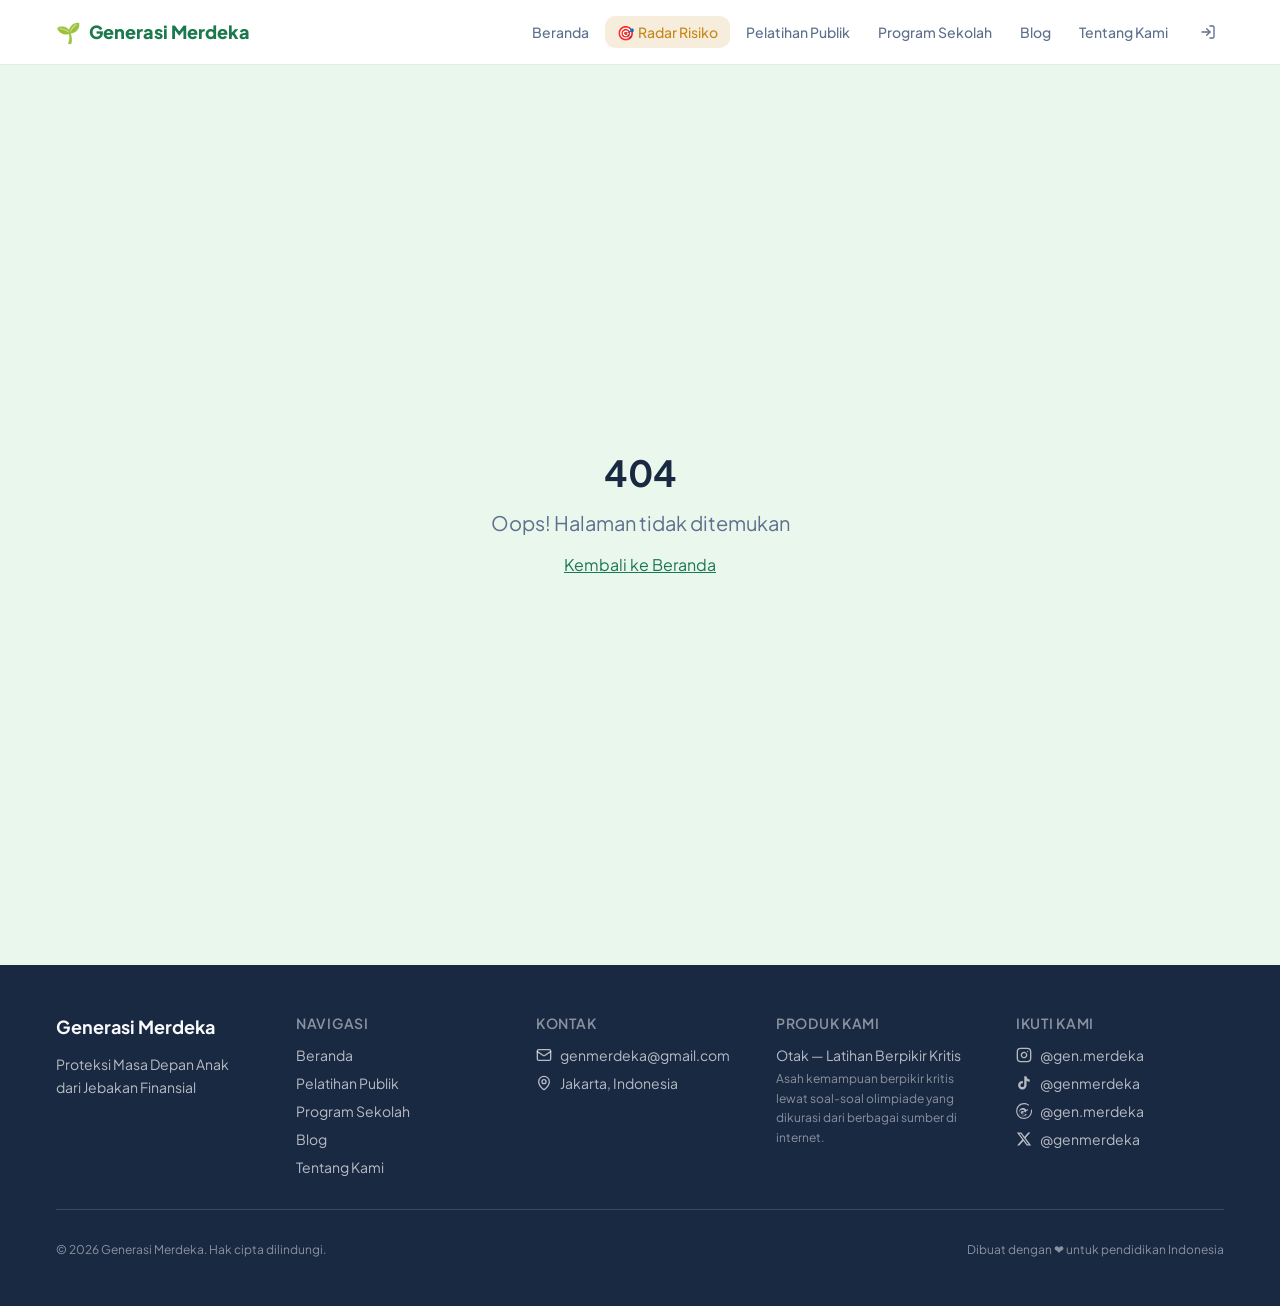
<file: index.html>
<!doctype html>
<html lang="id">
  <head>
    <meta charset="UTF-8" />
    <meta name="viewport" content="width=device-width, initial-scale=1.0" />
    <title>Generasi Merdeka — Pelatihan Guru & Pembelajaran Berbasis Proyek Indonesia</title>
    <meta name="description" content="Generasi Merdeka: pelatihan guru, pembelajaran berbasis proyek (PBL), literasi finansial, AI, dan teknologi kebaruan untuk sekolah dan pesantren di Indonesia. Program berdampak nyata.">
    <meta name="keywords" content="pelatihan guru, pembelajaran berbasis proyek, PBL, project based learning, literasi finansial, AI pendidikan, kurikulum merdeka, pelatihan sekolah Indonesia, teknologi pendidikan, Robotic, Crypto, teacher training Indonesia">
    <meta name="author" content="Generasi Merdeka" />
    <meta name="robots" content="index, follow, max-snippet:-1, max-image-preview:large" />
    <link rel="canonical" href="https://generasimerdeka.org/" />
    
    <meta property="og:type" content="website" />
    <meta property="og:site_name" content="Generasi Merdeka" />
    <meta property="og:locale" content="id_ID" />
    <meta property="og:locale:alternate" content="en_US" />
    <meta name="twitter:card" content="summary_large_image" />
    <link rel="preconnect" href="https://fonts.googleapis.com" />
    <link rel="preconnect" href="https://fonts.gstatic.com" crossorigin />
    <link href="https://fonts.googleapis.com/css2?family=Plus+Jakarta+Sans:wght@400;500;600;700;800&display=swap" rel="stylesheet" />
    
  
  
  
  <meta property="og:image" content="https://storage.googleapis.com/gpt-engineer-file-uploads/attachments/og-images/b11aad13-d8ff-4276-a3e0-314d60376e71?Expires=1772854715&amp;GoogleAccessId=go-api-on-aws%40gpt-engineer-390607.iam.gserviceaccount.com&amp;Signature=bbVPlni95hE6nbd%2ByH2uF9pToTRHgrUqo%2BbmkAbhp3IoCCxDv%2BLunWU6o7mZfQhDRl1hnauS0tzx1xeWwv782hojsJBPLF8NJFn%2Faz%2FvqrPnTp5zzovKlkZZpcKsqqDVHdjSf8s8s7CLgm3RVS32Zi2RBHGx11WRV%2Fcnw8MxiplRKhTWMDHkuCrD%2FA4iwRjCfXNMGf1%2FQ%2BI%2F%2B2mL85o%2FlltyncxLnwCH6bTzWkqQn8zB0sGzKLlEOFad6xHLAz1njn%2BoQJHPCAp%2B6e8gIdg%2BeNmZiS%2FrztTsP3Idtez%2B4kCP8p4%2FkOFZDr4X3kr%2BcwLTOgU8v2%2FW%2BYaW1vNYkN8J1Q%3D%3D">
  <meta name="twitter:image" content="https://storage.googleapis.com/gpt-engineer-file-uploads/attachments/og-images/b11aad13-d8ff-4276-a3e0-314d60376e71?Expires=1772854715&amp;GoogleAccessId=go-api-on-aws%40gpt-engineer-390607.iam.gserviceaccount.com&amp;Signature=bbVPlni95hE6nbd%2ByH2uF9pToTRHgrUqo%2BbmkAbhp3IoCCxDv%2BLunWU6o7mZfQhDRl1hnauS0tzx1xeWwv782hojsJBPLF8NJFn%2Faz%2FvqrPnTp5zzovKlkZZpcKsqqDVHdjSf8s8s7CLgm3RVS32Zi2RBHGx11WRV%2Fcnw8MxiplRKhTWMDHkuCrD%2FA4iwRjCfXNMGf1%2FQ%2BI%2F%2B2mL85o%2FlltyncxLnwCH6bTzWkqQn8zB0sGzKLlEOFad6xHLAz1njn%2BoQJHPCAp%2B6e8gIdg%2BeNmZiS%2FrztTsP3Idtez%2B4kCP8p4%2FkOFZDr4X3kr%2BcwLTOgU8v2%2FW%2BYaW1vNYkN8J1Q%3D%3D">
  <meta property="og:title" content="Generasi Merdeka — Pelatihan Guru & Pembelajaran Berbasis Proyek Indonesia">
  <meta name="twitter:title" content="Generasi Merdeka — Pelatihan Guru & Pembelajaran Berbasis Proyek Indonesia">
  <meta property="og:description" content="Generasi Merdeka: pelatihan guru, pembelajaran berbasis proyek (PBL), literasi finansial, AI, dan teknologi kebaruan untuk sekolah dan pesantren di Indonesia.">
  <meta name="twitter:description" content="Generasi Merdeka: pelatihan guru, pembelajaran berbasis proyek (PBL), literasi finansial, AI, dan teknologi kebaruan untuk sekolah dan pesantren di Indonesia.">
  <link rel="alternate" type="text/html" href="/llm.html" title="Konten untuk AI/LLM" />
  <script type="module" crossorigin src="/assets/index-Dj4IMcU-.js"></script>
  <link rel="stylesheet" crossorigin href="/assets/index-BiphPWaa.css">
</head>
  <body>
    <div id="root"></div>
    <noscript>
      <div style="font-family:system-ui,sans-serif;max-width:600px;margin:2rem auto;padding:0 1rem;line-height:1.7">
        <h1>Generasi Merdeka</h1>
        <p>Bantu Guru Menghemat Waktu Hingga 70% dengan AI & Pembelajaran Berbasis Proyek.</p>
        <p>Dari RPP, PPT, hingga aktivitas kelas — semua bisa dibuat lebih cepat dan tetap berkualitas.</p>
        <ul>
          <li><a href="/programs.html">Program Kami</a></li>
          <li><a href="/tentang.html">Tentang Kami</a></li>
          <li><a href="/llm.html">Informasi Lengkap (untuk AI/LLM)</a></li>
        </ul>
        <p>Kontak: genmerdeka@gmail.com · WhatsApp: +62 895-6010-77462</p>
      </div>
    </noscript>
  </body>
</html>
</file>
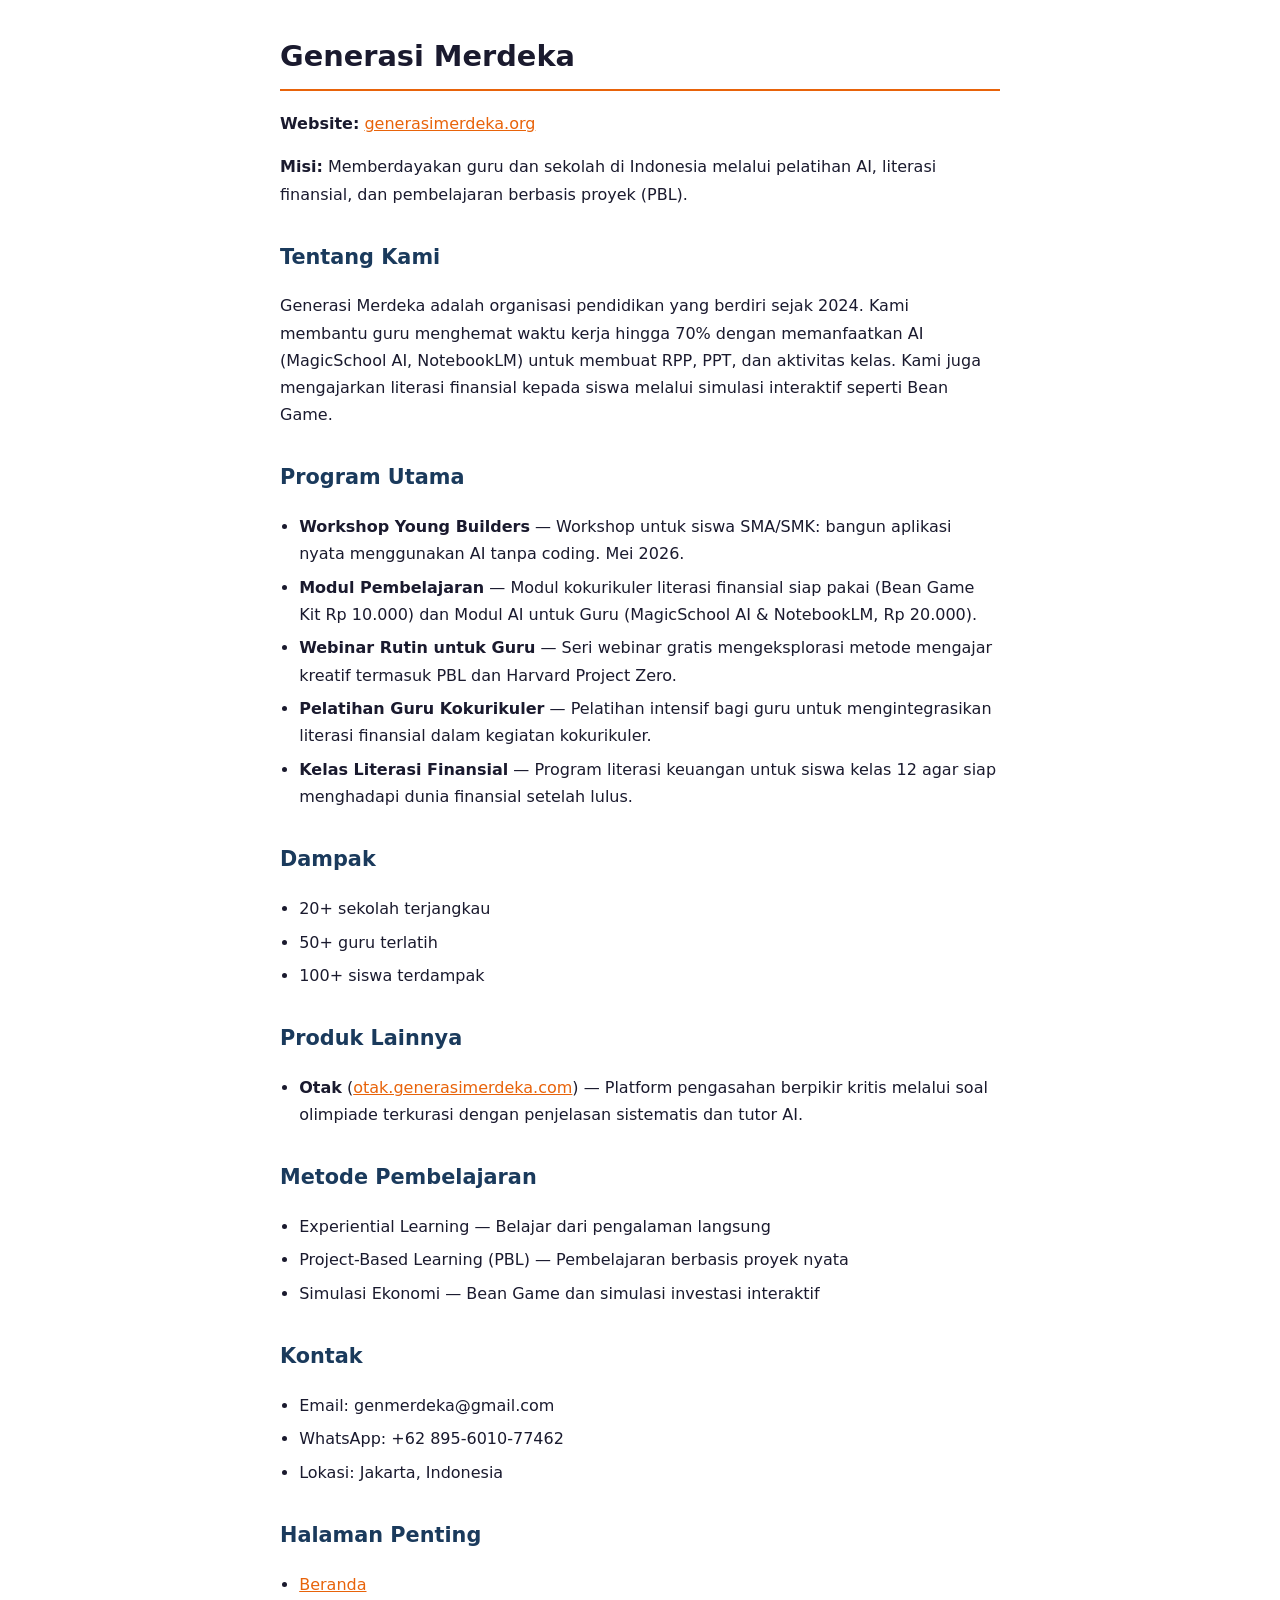
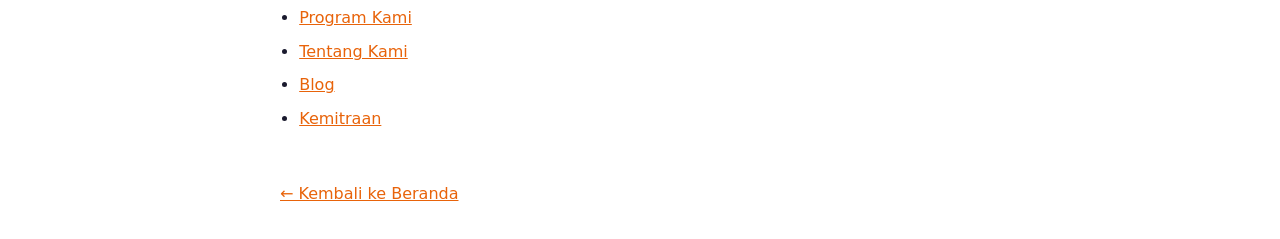
<file: llm.html>
<!DOCTYPE html>
<html lang="id">
<head>
  <meta charset="UTF-8">
  <meta name="viewport" content="width=device-width, initial-scale=1.0">
  <title>Generasi Merdeka — Informasi untuk AI & LLM</title>
  <meta name="description" content="Halaman konten terstruktur tentang Generasi Merdeka untuk AI crawlers dan LLM.">
  <style>
    body { font-family: system-ui, sans-serif; max-width: 720px; margin: 2rem auto; padding: 0 1rem; line-height: 1.7; color: #1a1a2e; }
    h1 { font-size: 1.8rem; border-bottom: 2px solid #e8630a; padding-bottom: 0.5rem; }
    h2 { font-size: 1.3rem; margin-top: 2rem; color: #1a3a5c; }
    ul { padding-left: 1.2rem; }
    li { margin-bottom: 0.4rem; }
    a { color: #e8630a; }
    .back { margin-top: 2rem; display: inline-block; }
  </style>
</head>
<body>

<h1>Generasi Merdeka</h1>
<p><strong>Website:</strong> <a href="https://generasimerdeka.org">generasimerdeka.org</a></p>
<p><strong>Misi:</strong> Memberdayakan guru dan sekolah di Indonesia melalui pelatihan AI, literasi finansial, dan pembelajaran berbasis proyek (PBL).</p>

<h2>Tentang Kami</h2>
<p>Generasi Merdeka adalah organisasi pendidikan yang berdiri sejak 2024. Kami membantu guru menghemat waktu kerja hingga 70% dengan memanfaatkan AI (MagicSchool AI, NotebookLM) untuk membuat RPP, PPT, dan aktivitas kelas. Kami juga mengajarkan literasi finansial kepada siswa melalui simulasi interaktif seperti Bean Game.</p>

<h2>Program Utama</h2>
<ul>
  <li><strong>Workshop Young Builders</strong> — Workshop untuk siswa SMA/SMK: bangun aplikasi nyata menggunakan AI tanpa coding. Mei 2026.</li>
  <li><strong>Modul Pembelajaran</strong> — Modul kokurikuler literasi finansial siap pakai (Bean Game Kit Rp 10.000) dan Modul AI untuk Guru (MagicSchool AI & NotebookLM, Rp 20.000).</li>
  <li><strong>Webinar Rutin untuk Guru</strong> — Seri webinar gratis mengeksplorasi metode mengajar kreatif termasuk PBL dan Harvard Project Zero.</li>
  <li><strong>Pelatihan Guru Kokurikuler</strong> — Pelatihan intensif bagi guru untuk mengintegrasikan literasi finansial dalam kegiatan kokurikuler.</li>
  <li><strong>Kelas Literasi Finansial</strong> — Program literasi keuangan untuk siswa kelas 12 agar siap menghadapi dunia finansial setelah lulus.</li>
</ul>

<h2>Dampak</h2>
<ul>
  <li>20+ sekolah terjangkau</li>
  <li>50+ guru terlatih</li>
  <li>100+ siswa terdampak</li>
</ul>

<h2>Produk Lainnya</h2>
<ul>
  <li><strong>Otak</strong> (<a href="https://otak.generasimerdeka.com">otak.generasimerdeka.com</a>) — Platform pengasahan berpikir kritis melalui soal olimpiade terkurasi dengan penjelasan sistematis dan tutor AI.</li>
</ul>

<h2>Metode Pembelajaran</h2>
<ul>
  <li>Experiential Learning — Belajar dari pengalaman langsung</li>
  <li>Project-Based Learning (PBL) — Pembelajaran berbasis proyek nyata</li>
  <li>Simulasi Ekonomi — Bean Game dan simulasi investasi interaktif</li>
</ul>

<h2>Kontak</h2>
<ul>
  <li>Email: genmerdeka@gmail.com</li>
  <li>WhatsApp: +62 895-6010-77462</li>
  <li>Lokasi: Jakarta, Indonesia</li>
</ul>

<h2>Halaman Penting</h2>
<ul>
  <li><a href="https://generasimerdeka.org/">Beranda</a></li>
  <li><a href="https://generasimerdeka.org/programs">Program Kami</a></li>
  <li><a href="https://generasimerdeka.org/about">Tentang Kami</a></li>
  <li><a href="https://generasimerdeka.org/blog">Blog</a></li>
  <li><a href="https://generasimerdeka.org/partnership">Kemitraan</a></li>
</ul>

<a class="back" href="/">← Kembali ke Beranda</a>

</body>
</html>
</file>
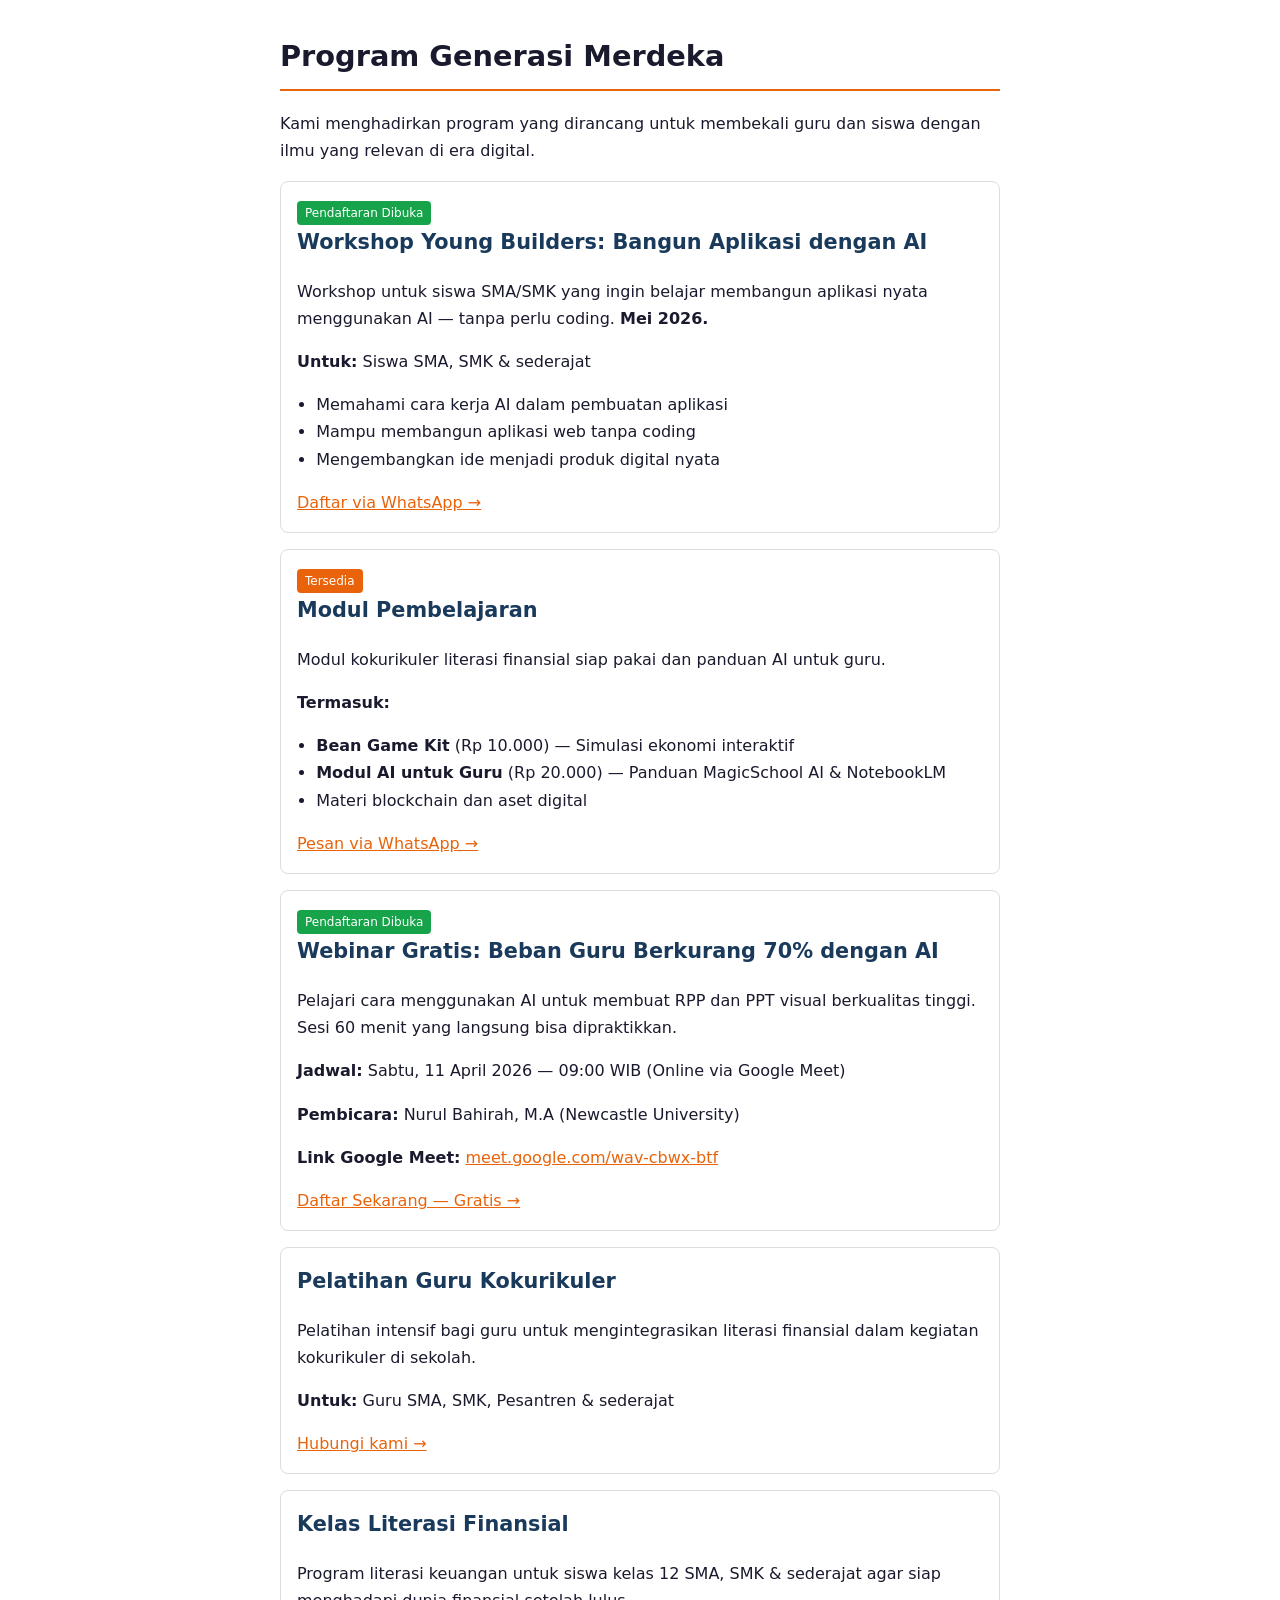
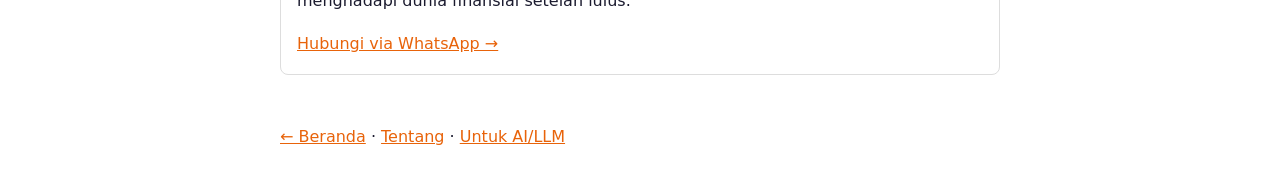
<file: programs.html>
<!DOCTYPE html>
<html lang="id">
<head>
  <meta charset="UTF-8">
  <meta name="viewport" content="width=device-width, initial-scale=1.0">
  <title>Program Generasi Merdeka — Pelatihan AI, Literasi Finansial & PBL</title>
  <meta name="description" content="Program pelatihan guru AI, workshop siswa, modul pembelajaran, webinar PBL, dan literasi finansial dari Generasi Merdeka.">
  <style>
    body { font-family: system-ui, sans-serif; max-width: 720px; margin: 2rem auto; padding: 0 1rem; line-height: 1.7; color: #1a1a2e; }
    h1 { font-size: 1.8rem; border-bottom: 2px solid #e8630a; padding-bottom: 0.5rem; }
    h2 { font-size: 1.3rem; margin-top: 2rem; color: #1a3a5c; }
    ul { padding-left: 1.2rem; }
    a { color: #e8630a; }
    .card { border: 1px solid #ddd; border-radius: 8px; padding: 1rem; margin-bottom: 1rem; }
    .card h2 { margin-top: 0; }
    .badge { display: inline-block; font-size: 0.75rem; padding: 2px 8px; border-radius: 4px; background: #1a3a5c; color: #fff; }
    .badge.open { background: #16a34a; }
    .badge.ongoing { background: #e8630a; }
    .back { margin-top: 2rem; display: inline-block; }
  </style>
</head>
<body>

<h1>Program Generasi Merdeka</h1>
<p>Kami menghadirkan program yang dirancang untuk membekali guru dan siswa dengan ilmu yang relevan di era digital.</p>

<div class="card">
  <span class="badge open">Pendaftaran Dibuka</span>
  <h2>Workshop Young Builders: Bangun Aplikasi dengan AI</h2>
  <p>Workshop untuk siswa SMA/SMK yang ingin belajar membangun aplikasi nyata menggunakan AI — tanpa perlu coding. <strong>Mei 2026.</strong></p>
  <p><strong>Untuk:</strong> Siswa SMA, SMK & sederajat</p>
  <ul>
    <li>Memahami cara kerja AI dalam pembuatan aplikasi</li>
    <li>Mampu membangun aplikasi web tanpa coding</li>
    <li>Mengembangkan ide menjadi produk digital nyata</li>
  </ul>
  <a href="https://wa.me/62895601077462?text=Saya%20ingin%20mendaftar%20Workshop%20Young%20Builders">Daftar via WhatsApp →</a>
</div>

<div class="card">
  <span class="badge ongoing">Tersedia</span>
  <h2>Modul Pembelajaran</h2>
  <p>Modul kokurikuler literasi finansial siap pakai dan panduan AI untuk guru.</p>
  <p><strong>Termasuk:</strong></p>
  <ul>
    <li><strong>Bean Game Kit</strong> (Rp 10.000) — Simulasi ekonomi interaktif</li>
    <li><strong>Modul AI untuk Guru</strong> (Rp 20.000) — Panduan MagicSchool AI & NotebookLM</li>
    <li>Materi blockchain dan aset digital</li>
  </ul>
  <a href="https://wa.me/62895601077462?text=Saya%20tertarik%20dengan%20Modul%20Pembelajaran">Pesan via WhatsApp →</a>
</div>

<div class="card">
  <span class="badge open">Pendaftaran Dibuka</span>
  <h2>Webinar Gratis: Beban Guru Berkurang 70% dengan AI</h2>
  <p>Pelajari cara menggunakan AI untuk membuat RPP dan PPT visual berkualitas tinggi. Sesi 60 menit yang langsung bisa dipraktikkan.</p>
  <p><strong>Jadwal:</strong> Sabtu, 11 April 2026 — 09:00 WIB (Online via Google Meet)</p>
  <p><strong>Pembicara:</strong> Nurul Bahirah, M.A (Newcastle University)</p>
  <p><strong>Link Google Meet:</strong> <a href="https://meet.google.com/wav-cbwx-btf">meet.google.com/wav-cbwx-btf</a></p>
  <a href="https://forms.gle/Ce1EumcTefGKzQqX6">Daftar Sekarang — Gratis →</a>
</div>

<div class="card">
  <h2>Pelatihan Guru Kokurikuler</h2>
  <p>Pelatihan intensif bagi guru untuk mengintegrasikan literasi finansial dalam kegiatan kokurikuler di sekolah.</p>
  <p><strong>Untuk:</strong> Guru SMA, SMK, Pesantren & sederajat</p>
  <a href="mailto:genmerdeka@gmail.com?subject=Interested%20in%20Teacher%20Training">Hubungi kami →</a>
</div>

<div class="card">
  <h2>Kelas Literasi Finansial</h2>
  <p>Program literasi keuangan untuk siswa kelas 12 SMA, SMK & sederajat agar siap menghadapi dunia finansial setelah lulus.</p>
  <a href="https://wa.me/62895601077462?text=Saya%20tertarik%20dengan%20Kelas%20Literasi%20Finansial">Hubungi via WhatsApp →</a>
</div>

<nav>
  <a class="back" href="/">← Beranda</a> ·
  <a href="/tentang.html">Tentang</a> ·
  <a href="/llm.html">Untuk AI/LLM</a>
</nav>

</body>
</html>
</file>
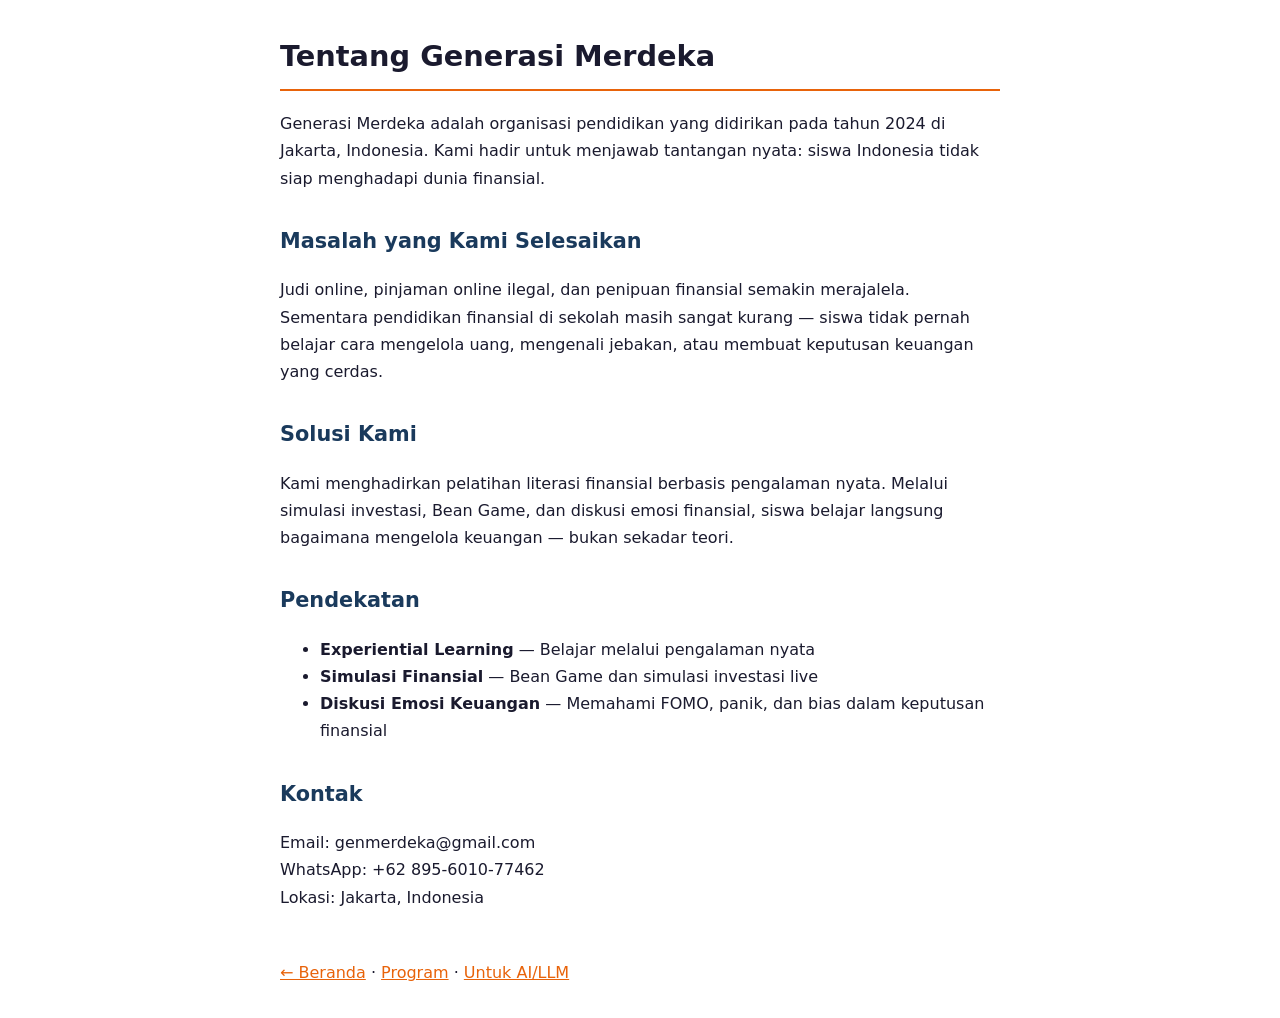
<file: tentang.html>
<!DOCTYPE html>
<html lang="id">
<head>
  <meta charset="UTF-8">
  <meta name="viewport" content="width=device-width, initial-scale=1.0">
  <title>Tentang Generasi Merdeka — Organisasi Pendidikan Indonesia</title>
  <meta name="description" content="Generasi Merdeka memberdayakan guru dan sekolah melalui pelatihan AI, literasi finansial, dan pembelajaran berbasis proyek di Indonesia.">
  <style>
    body { font-family: system-ui, sans-serif; max-width: 720px; margin: 2rem auto; padding: 0 1rem; line-height: 1.7; color: #1a1a2e; }
    h1 { font-size: 1.8rem; border-bottom: 2px solid #e8630a; padding-bottom: 0.5rem; }
    h2 { font-size: 1.3rem; margin-top: 2rem; color: #1a3a5c; }
    a { color: #e8630a; }
    .back { margin-top: 2rem; display: inline-block; }
  </style>
</head>
<body>

<h1>Tentang Generasi Merdeka</h1>

<p>Generasi Merdeka adalah organisasi pendidikan yang didirikan pada tahun 2024 di Jakarta, Indonesia. Kami hadir untuk menjawab tantangan nyata: siswa Indonesia tidak siap menghadapi dunia finansial.</p>

<h2>Masalah yang Kami Selesaikan</h2>
<p>Judi online, pinjaman online ilegal, dan penipuan finansial semakin merajalela. Sementara pendidikan finansial di sekolah masih sangat kurang — siswa tidak pernah belajar cara mengelola uang, mengenali jebakan, atau membuat keputusan keuangan yang cerdas.</p>

<h2>Solusi Kami</h2>
<p>Kami menghadirkan pelatihan literasi finansial berbasis pengalaman nyata. Melalui simulasi investasi, Bean Game, dan diskusi emosi finansial, siswa belajar langsung bagaimana mengelola keuangan — bukan sekadar teori.</p>

<h2>Pendekatan</h2>
<ul>
  <li><strong>Experiential Learning</strong> — Belajar melalui pengalaman nyata</li>
  <li><strong>Simulasi Finansial</strong> — Bean Game dan simulasi investasi live</li>
  <li><strong>Diskusi Emosi Keuangan</strong> — Memahami FOMO, panik, dan bias dalam keputusan finansial</li>
</ul>

<h2>Kontak</h2>
<p>Email: genmerdeka@gmail.com<br>
WhatsApp: +62 895-6010-77462<br>
Lokasi: Jakarta, Indonesia</p>

<nav>
  <a class="back" href="/">← Beranda</a> ·
  <a href="/programs.html">Program</a> ·
  <a href="/llm.html">Untuk AI/LLM</a>
</nav>

</body>
</html>
</file>
<file: assets/index-BiphPWaa.css>
*,:before,:after{--tw-border-spacing-x: 0;--tw-border-spacing-y: 0;--tw-translate-x: 0;--tw-translate-y: 0;--tw-rotate: 0;--tw-skew-x: 0;--tw-skew-y: 0;--tw-scale-x: 1;--tw-scale-y: 1;--tw-pan-x: ;--tw-pan-y: ;--tw-pinch-zoom: ;--tw-scroll-snap-strictness: proximity;--tw-gradient-from-position: ;--tw-gradient-via-position: ;--tw-gradient-to-position: ;--tw-ordinal: ;--tw-slashed-zero: ;--tw-numeric-figure: ;--tw-numeric-spacing: ;--tw-numeric-fraction: ;--tw-ring-inset: ;--tw-ring-offset-width: 0px;--tw-ring-offset-color: #fff;--tw-ring-color: rgb(59 130 246 / .5);--tw-ring-offset-shadow: 0 0 #0000;--tw-ring-shadow: 0 0 #0000;--tw-shadow: 0 0 #0000;--tw-shadow-colored: 0 0 #0000;--tw-blur: ;--tw-brightness: ;--tw-contrast: ;--tw-grayscale: ;--tw-hue-rotate: ;--tw-invert: ;--tw-saturate: ;--tw-sepia: ;--tw-drop-shadow: ;--tw-backdrop-blur: ;--tw-backdrop-brightness: ;--tw-backdrop-contrast: ;--tw-backdrop-grayscale: ;--tw-backdrop-hue-rotate: ;--tw-backdrop-invert: ;--tw-backdrop-opacity: ;--tw-backdrop-saturate: ;--tw-backdrop-sepia: ;--tw-contain-size: ;--tw-contain-layout: ;--tw-contain-paint: ;--tw-contain-style: }::backdrop{--tw-border-spacing-x: 0;--tw-border-spacing-y: 0;--tw-translate-x: 0;--tw-translate-y: 0;--tw-rotate: 0;--tw-skew-x: 0;--tw-skew-y: 0;--tw-scale-x: 1;--tw-scale-y: 1;--tw-pan-x: ;--tw-pan-y: ;--tw-pinch-zoom: ;--tw-scroll-snap-strictness: proximity;--tw-gradient-from-position: ;--tw-gradient-via-position: ;--tw-gradient-to-position: ;--tw-ordinal: ;--tw-slashed-zero: ;--tw-numeric-figure: ;--tw-numeric-spacing: ;--tw-numeric-fraction: ;--tw-ring-inset: ;--tw-ring-offset-width: 0px;--tw-ring-offset-color: #fff;--tw-ring-color: rgb(59 130 246 / .5);--tw-ring-offset-shadow: 0 0 #0000;--tw-ring-shadow: 0 0 #0000;--tw-shadow: 0 0 #0000;--tw-shadow-colored: 0 0 #0000;--tw-blur: ;--tw-brightness: ;--tw-contrast: ;--tw-grayscale: ;--tw-hue-rotate: ;--tw-invert: ;--tw-saturate: ;--tw-sepia: ;--tw-drop-shadow: ;--tw-backdrop-blur: ;--tw-backdrop-brightness: ;--tw-backdrop-contrast: ;--tw-backdrop-grayscale: ;--tw-backdrop-hue-rotate: ;--tw-backdrop-invert: ;--tw-backdrop-opacity: ;--tw-backdrop-saturate: ;--tw-backdrop-sepia: ;--tw-contain-size: ;--tw-contain-layout: ;--tw-contain-paint: ;--tw-contain-style: }*,:before,:after{box-sizing:border-box;border-width:0;border-style:solid;border-color:#e5e7eb}:before,:after{--tw-content: ""}html,:host{line-height:1.5;-webkit-text-size-adjust:100%;-moz-tab-size:4;-o-tab-size:4;tab-size:4;font-family:Plus Jakarta Sans,system-ui,sans-serif;font-feature-settings:normal;font-variation-settings:normal;-webkit-tap-highlight-color:transparent}body{margin:0;line-height:inherit}hr{height:0;color:inherit;border-top-width:1px}abbr:where([title]){-webkit-text-decoration:underline dotted;text-decoration:underline dotted}h1,h2,h3,h4,h5,h6{font-size:inherit;font-weight:inherit}a{color:inherit;text-decoration:inherit}b,strong{font-weight:bolder}code,kbd,samp,pre{font-family:ui-monospace,SFMono-Regular,Menlo,Monaco,Consolas,Liberation Mono,Courier New,monospace;font-feature-settings:normal;font-variation-settings:normal;font-size:1em}small{font-size:80%}sub,sup{font-size:75%;line-height:0;position:relative;vertical-align:baseline}sub{bottom:-.25em}sup{top:-.5em}table{text-indent:0;border-color:inherit;border-collapse:collapse}button,input,optgroup,select,textarea{font-family:inherit;font-feature-settings:inherit;font-variation-settings:inherit;font-size:100%;font-weight:inherit;line-height:inherit;letter-spacing:inherit;color:inherit;margin:0;padding:0}button,select{text-transform:none}button,input:where([type=button]),input:where([type=reset]),input:where([type=submit]){-webkit-appearance:button;background-color:transparent;background-image:none}:-moz-focusring{outline:auto}:-moz-ui-invalid{box-shadow:none}progress{vertical-align:baseline}::-webkit-inner-spin-button,::-webkit-outer-spin-button{height:auto}[type=search]{-webkit-appearance:textfield;outline-offset:-2px}::-webkit-search-decoration{-webkit-appearance:none}::-webkit-file-upload-button{-webkit-appearance:button;font:inherit}summary{display:list-item}blockquote,dl,dd,h1,h2,h3,h4,h5,h6,hr,figure,p,pre{margin:0}fieldset{margin:0;padding:0}legend{padding:0}ol,ul,menu{list-style:none;margin:0;padding:0}dialog{padding:0}textarea{resize:vertical}input::-moz-placeholder,textarea::-moz-placeholder{opacity:1;color:#9ca3af}input::placeholder,textarea::placeholder{opacity:1;color:#9ca3af}button,[role=button]{cursor:pointer}:disabled{cursor:default}img,svg,video,canvas,audio,iframe,embed,object{display:block;vertical-align:middle}img,video{max-width:100%;height:auto}[hidden]:where(:not([hidden=until-found])){display:none}:root{--green-primary: 152 63% 29%;--green-mid: 152 55% 41%;--green-light: 140 47% 94%;--gold: 38 78% 44%;--gold-light: 42 97% 93%;--navy: 217 44% 18%;--navy-mid: 222 40% 30%;--coral: 7 65% 55%;--coral-light: 4 86% 96%;--gray-bg: 210 17% 98%;--background: 210 17% 98%;--foreground: 217 44% 18%;--card: 0 0% 100%;--card-foreground: 217 44% 18%;--popover: 0 0% 100%;--popover-foreground: 217 44% 18%;--primary: 152 63% 29%;--primary-foreground: 0 0% 100%;--secondary: 38 78% 44%;--secondary-foreground: 0 0% 100%;--muted: 140 47% 94%;--muted-foreground: 217 20% 46%;--accent: 140 47% 94%;--accent-foreground: 217 44% 18%;--destructive: 7 65% 55%;--destructive-foreground: 0 0% 100%;--border: 220 13% 91%;--input: 220 13% 91%;--ring: 152 63% 29%;--radius: .75rem;--sidebar-background: 0 0% 98%;--sidebar-foreground: 240 5.3% 26.1%;--sidebar-primary: 152 63% 29%;--sidebar-primary-foreground: 0 0% 100%;--sidebar-accent: 140 47% 94%;--sidebar-accent-foreground: 217 44% 18%;--sidebar-border: 220 13% 91%;--sidebar-ring: 152 63% 29%}.dark{--background: 217 44% 8%;--foreground: 0 0% 95%;--card: 217 40% 12%;--card-foreground: 0 0% 95%;--popover: 217 40% 12%;--popover-foreground: 0 0% 95%;--primary: 152 55% 38%;--primary-foreground: 0 0% 100%;--secondary: 38 78% 50%;--secondary-foreground: 0 0% 100%;--muted: 217 30% 15%;--muted-foreground: 0 0% 60%;--accent: 217 30% 15%;--accent-foreground: 0 0% 95%;--destructive: 7 55% 40%;--destructive-foreground: 0 0% 95%;--border: 217 30% 20%;--input: 217 30% 20%;--ring: 152 55% 38%}*{border-color:hsl(var(--border))}body{background-color:hsl(var(--background));color:hsl(var(--foreground));font-family:Plus Jakarta Sans,system-ui,sans-serif;font-weight:400}h1,h2,h3,h4,h5,h6{font-family:Plus Jakarta Sans,system-ui,sans-serif;font-weight:700}.container{width:100%;margin-right:auto;margin-left:auto;padding-right:1rem;padding-left:1rem}@media (min-width: 1200px){.container{max-width:1200px}}.prose{color:var(--tw-prose-body);max-width:65ch}.prose :where(p):not(:where([class~=not-prose],[class~=not-prose] *)){margin-top:1.25em;margin-bottom:1.25em}.prose :where([class~=lead]):not(:where([class~=not-prose],[class~=not-prose] *)){color:var(--tw-prose-lead);font-size:1.25em;line-height:1.6;margin-top:1.2em;margin-bottom:1.2em}.prose :where(a):not(:where([class~=not-prose],[class~=not-prose] *)){color:var(--tw-prose-links);text-decoration:underline;font-weight:500}.prose :where(strong):not(:where([class~=not-prose],[class~=not-prose] *)){color:var(--tw-prose-bold);font-weight:600}.prose :where(a strong):not(:where([class~=not-prose],[class~=not-prose] *)){color:inherit}.prose :where(blockquote strong):not(:where([class~=not-prose],[class~=not-prose] *)){color:inherit}.prose :where(thead th strong):not(:where([class~=not-prose],[class~=not-prose] *)){color:inherit}.prose :where(ol):not(:where([class~=not-prose],[class~=not-prose] *)){list-style-type:decimal;margin-top:1.25em;margin-bottom:1.25em;padding-inline-start:1.625em}.prose :where(ol[type=A]):not(:where([class~=not-prose],[class~=not-prose] *)){list-style-type:upper-alpha}.prose :where(ol[type=a]):not(:where([class~=not-prose],[class~=not-prose] *)){list-style-type:lower-alpha}.prose :where(ol[type=A s]):not(:where([class~=not-prose],[class~=not-prose] *)){list-style-type:upper-alpha}.prose :where(ol[type=a s]):not(:where([class~=not-prose],[class~=not-prose] *)){list-style-type:lower-alpha}.prose :where(ol[type=I]):not(:where([class~=not-prose],[class~=not-prose] *)){list-style-type:upper-roman}.prose :where(ol[type=i]):not(:where([class~=not-prose],[class~=not-prose] *)){list-style-type:lower-roman}.prose :where(ol[type=I s]):not(:where([class~=not-prose],[class~=not-prose] *)){list-style-type:upper-roman}.prose :where(ol[type=i s]):not(:where([class~=not-prose],[class~=not-prose] *)){list-style-type:lower-roman}.prose :where(ol[type="1"]):not(:where([class~=not-prose],[class~=not-prose] *)){list-style-type:decimal}.prose :where(ul):not(:where([class~=not-prose],[class~=not-prose] *)){list-style-type:disc;margin-top:1.25em;margin-bottom:1.25em;padding-inline-start:1.625em}.prose :where(ol>li):not(:where([class~=not-prose],[class~=not-prose] *))::marker{font-weight:400;color:var(--tw-prose-counters)}.prose :where(ul>li):not(:where([class~=not-prose],[class~=not-prose] *))::marker{color:var(--tw-prose-bullets)}.prose :where(dt):not(:where([class~=not-prose],[class~=not-prose] *)){color:var(--tw-prose-headings);font-weight:600;margin-top:1.25em}.prose :where(hr):not(:where([class~=not-prose],[class~=not-prose] *)){border-color:var(--tw-prose-hr);border-top-width:1px;margin-top:3em;margin-bottom:3em}.prose :where(blockquote):not(:where([class~=not-prose],[class~=not-prose] *)){font-weight:500;font-style:italic;color:var(--tw-prose-quotes);border-inline-start-width:.25rem;border-inline-start-color:var(--tw-prose-quote-borders);quotes:"“""”""‘""’";margin-top:1.6em;margin-bottom:1.6em;padding-inline-start:1em}.prose :where(blockquote p:first-of-type):not(:where([class~=not-prose],[class~=not-prose] *)):before{content:open-quote}.prose :where(blockquote p:last-of-type):not(:where([class~=not-prose],[class~=not-prose] *)):after{content:close-quote}.prose :where(h1):not(:where([class~=not-prose],[class~=not-prose] *)){color:var(--tw-prose-headings);font-weight:800;font-size:2.25em;margin-top:0;margin-bottom:.8888889em;line-height:1.1111111}.prose :where(h1 strong):not(:where([class~=not-prose],[class~=not-prose] *)){font-weight:900;color:inherit}.prose :where(h2):not(:where([class~=not-prose],[class~=not-prose] *)){color:var(--tw-prose-headings);font-weight:700;font-size:1.5em;margin-top:2em;margin-bottom:1em;line-height:1.3333333}.prose :where(h2 strong):not(:where([class~=not-prose],[class~=not-prose] *)){font-weight:800;color:inherit}.prose :where(h3):not(:where([class~=not-prose],[class~=not-prose] *)){color:var(--tw-prose-headings);font-weight:600;font-size:1.25em;margin-top:1.6em;margin-bottom:.6em;line-height:1.6}.prose :where(h3 strong):not(:where([class~=not-prose],[class~=not-prose] *)){font-weight:700;color:inherit}.prose :where(h4):not(:where([class~=not-prose],[class~=not-prose] *)){color:var(--tw-prose-headings);font-weight:600;margin-top:1.5em;margin-bottom:.5em;line-height:1.5}.prose :where(h4 strong):not(:where([class~=not-prose],[class~=not-prose] *)){font-weight:700;color:inherit}.prose :where(img):not(:where([class~=not-prose],[class~=not-prose] *)){margin-top:2em;margin-bottom:2em}.prose :where(picture):not(:where([class~=not-prose],[class~=not-prose] *)){display:block;margin-top:2em;margin-bottom:2em}.prose :where(video):not(:where([class~=not-prose],[class~=not-prose] *)){margin-top:2em;margin-bottom:2em}.prose :where(kbd):not(:where([class~=not-prose],[class~=not-prose] *)){font-weight:500;font-family:inherit;color:var(--tw-prose-kbd);box-shadow:0 0 0 1px var(--tw-prose-kbd-shadows),0 3px 0 var(--tw-prose-kbd-shadows);font-size:.875em;border-radius:.3125rem;padding-top:.1875em;padding-inline-end:.375em;padding-bottom:.1875em;padding-inline-start:.375em}.prose :where(code):not(:where([class~=not-prose],[class~=not-prose] *)){color:var(--tw-prose-code);font-weight:600;font-size:.875em}.prose :where(code):not(:where([class~=not-prose],[class~=not-prose] *)):before{content:"`"}.prose :where(code):not(:where([class~=not-prose],[class~=not-prose] *)):after{content:"`"}.prose :where(a code):not(:where([class~=not-prose],[class~=not-prose] *)){color:inherit}.prose :where(h1 code):not(:where([class~=not-prose],[class~=not-prose] *)){color:inherit}.prose :where(h2 code):not(:where([class~=not-prose],[class~=not-prose] *)){color:inherit;font-size:.875em}.prose :where(h3 code):not(:where([class~=not-prose],[class~=not-prose] *)){color:inherit;font-size:.9em}.prose :where(h4 code):not(:where([class~=not-prose],[class~=not-prose] *)){color:inherit}.prose :where(blockquote code):not(:where([class~=not-prose],[class~=not-prose] *)){color:inherit}.prose :where(thead th code):not(:where([class~=not-prose],[class~=not-prose] *)){color:inherit}.prose :where(pre):not(:where([class~=not-prose],[class~=not-prose] *)){color:var(--tw-prose-pre-code);background-color:var(--tw-prose-pre-bg);overflow-x:auto;font-weight:400;font-size:.875em;line-height:1.7142857;margin-top:1.7142857em;margin-bottom:1.7142857em;border-radius:.375rem;padding-top:.8571429em;padding-inline-end:1.1428571em;padding-bottom:.8571429em;padding-inline-start:1.1428571em}.prose :where(pre code):not(:where([class~=not-prose],[class~=not-prose] *)){background-color:transparent;border-width:0;border-radius:0;padding:0;font-weight:inherit;color:inherit;font-size:inherit;font-family:inherit;line-height:inherit}.prose :where(pre code):not(:where([class~=not-prose],[class~=not-prose] *)):before{content:none}.prose :where(pre code):not(:where([class~=not-prose],[class~=not-prose] *)):after{content:none}.prose :where(table):not(:where([class~=not-prose],[class~=not-prose] *)){width:100%;table-layout:auto;margin-top:2em;margin-bottom:2em;font-size:.875em;line-height:1.7142857}.prose :where(thead):not(:where([class~=not-prose],[class~=not-prose] *)){border-bottom-width:1px;border-bottom-color:var(--tw-prose-th-borders)}.prose :where(thead th):not(:where([class~=not-prose],[class~=not-prose] *)){color:var(--tw-prose-headings);font-weight:600;vertical-align:bottom;padding-inline-end:.5714286em;padding-bottom:.5714286em;padding-inline-start:.5714286em}.prose :where(tbody tr):not(:where([class~=not-prose],[class~=not-prose] *)){border-bottom-width:1px;border-bottom-color:var(--tw-prose-td-borders)}.prose :where(tbody tr:last-child):not(:where([class~=not-prose],[class~=not-prose] *)){border-bottom-width:0}.prose :where(tbody td):not(:where([class~=not-prose],[class~=not-prose] *)){vertical-align:baseline}.prose :where(tfoot):not(:where([class~=not-prose],[class~=not-prose] *)){border-top-width:1px;border-top-color:var(--tw-prose-th-borders)}.prose :where(tfoot td):not(:where([class~=not-prose],[class~=not-prose] *)){vertical-align:top}.prose :where(th,td):not(:where([class~=not-prose],[class~=not-prose] *)){text-align:start}.prose :where(figure>*):not(:where([class~=not-prose],[class~=not-prose] *)){margin-top:0;margin-bottom:0}.prose :where(figcaption):not(:where([class~=not-prose],[class~=not-prose] *)){color:var(--tw-prose-captions);font-size:.875em;line-height:1.4285714;margin-top:.8571429em}.prose{--tw-prose-body: #374151;--tw-prose-headings: #111827;--tw-prose-lead: #4b5563;--tw-prose-links: #111827;--tw-prose-bold: #111827;--tw-prose-counters: #6b7280;--tw-prose-bullets: #d1d5db;--tw-prose-hr: #e5e7eb;--tw-prose-quotes: #111827;--tw-prose-quote-borders: #e5e7eb;--tw-prose-captions: #6b7280;--tw-prose-kbd: #111827;--tw-prose-kbd-shadows: rgb(17 24 39 / 10%);--tw-prose-code: #111827;--tw-prose-pre-code: #e5e7eb;--tw-prose-pre-bg: #1f2937;--tw-prose-th-borders: #d1d5db;--tw-prose-td-borders: #e5e7eb;--tw-prose-invert-body: #d1d5db;--tw-prose-invert-headings: #fff;--tw-prose-invert-lead: #9ca3af;--tw-prose-invert-links: #fff;--tw-prose-invert-bold: #fff;--tw-prose-invert-counters: #9ca3af;--tw-prose-invert-bullets: #4b5563;--tw-prose-invert-hr: #374151;--tw-prose-invert-quotes: #f3f4f6;--tw-prose-invert-quote-borders: #374151;--tw-prose-invert-captions: #9ca3af;--tw-prose-invert-kbd: #fff;--tw-prose-invert-kbd-shadows: rgb(255 255 255 / 10%);--tw-prose-invert-code: #fff;--tw-prose-invert-pre-code: #d1d5db;--tw-prose-invert-pre-bg: rgb(0 0 0 / 50%);--tw-prose-invert-th-borders: #4b5563;--tw-prose-invert-td-borders: #374151;font-size:1rem;line-height:1.75}.prose :where(picture>img):not(:where([class~=not-prose],[class~=not-prose] *)){margin-top:0;margin-bottom:0}.prose :where(li):not(:where([class~=not-prose],[class~=not-prose] *)){margin-top:.5em;margin-bottom:.5em}.prose :where(ol>li):not(:where([class~=not-prose],[class~=not-prose] *)){padding-inline-start:.375em}.prose :where(ul>li):not(:where([class~=not-prose],[class~=not-prose] *)){padding-inline-start:.375em}.prose :where(.prose>ul>li p):not(:where([class~=not-prose],[class~=not-prose] *)){margin-top:.75em;margin-bottom:.75em}.prose :where(.prose>ul>li>p:first-child):not(:where([class~=not-prose],[class~=not-prose] *)){margin-top:1.25em}.prose :where(.prose>ul>li>p:last-child):not(:where([class~=not-prose],[class~=not-prose] *)){margin-bottom:1.25em}.prose :where(.prose>ol>li>p:first-child):not(:where([class~=not-prose],[class~=not-prose] *)){margin-top:1.25em}.prose :where(.prose>ol>li>p:last-child):not(:where([class~=not-prose],[class~=not-prose] *)){margin-bottom:1.25em}.prose :where(ul ul,ul ol,ol ul,ol ol):not(:where([class~=not-prose],[class~=not-prose] *)){margin-top:.75em;margin-bottom:.75em}.prose :where(dl):not(:where([class~=not-prose],[class~=not-prose] *)){margin-top:1.25em;margin-bottom:1.25em}.prose :where(dd):not(:where([class~=not-prose],[class~=not-prose] *)){margin-top:.5em;padding-inline-start:1.625em}.prose :where(hr+*):not(:where([class~=not-prose],[class~=not-prose] *)){margin-top:0}.prose :where(h2+*):not(:where([class~=not-prose],[class~=not-prose] *)){margin-top:0}.prose :where(h3+*):not(:where([class~=not-prose],[class~=not-prose] *)){margin-top:0}.prose :where(h4+*):not(:where([class~=not-prose],[class~=not-prose] *)){margin-top:0}.prose :where(thead th:first-child):not(:where([class~=not-prose],[class~=not-prose] *)){padding-inline-start:0}.prose :where(thead th:last-child):not(:where([class~=not-prose],[class~=not-prose] *)){padding-inline-end:0}.prose :where(tbody td,tfoot td):not(:where([class~=not-prose],[class~=not-prose] *)){padding-top:.5714286em;padding-inline-end:.5714286em;padding-bottom:.5714286em;padding-inline-start:.5714286em}.prose :where(tbody td:first-child,tfoot td:first-child):not(:where([class~=not-prose],[class~=not-prose] *)){padding-inline-start:0}.prose :where(tbody td:last-child,tfoot td:last-child):not(:where([class~=not-prose],[class~=not-prose] *)){padding-inline-end:0}.prose :where(figure):not(:where([class~=not-prose],[class~=not-prose] *)){margin-top:2em;margin-bottom:2em}.prose :where(.prose>:first-child):not(:where([class~=not-prose],[class~=not-prose] *)){margin-top:0}.prose :where(.prose>:last-child):not(:where([class~=not-prose],[class~=not-prose] *)){margin-bottom:0}.prose-sm{font-size:.875rem;line-height:1.7142857}.prose-sm :where(p):not(:where([class~=not-prose],[class~=not-prose] *)){margin-top:1.1428571em;margin-bottom:1.1428571em}.prose-sm :where([class~=lead]):not(:where([class~=not-prose],[class~=not-prose] *)){font-size:1.2857143em;line-height:1.5555556;margin-top:.8888889em;margin-bottom:.8888889em}.prose-sm :where(blockquote):not(:where([class~=not-prose],[class~=not-prose] *)){margin-top:1.3333333em;margin-bottom:1.3333333em;padding-inline-start:1.1111111em}.prose-sm :where(h1):not(:where([class~=not-prose],[class~=not-prose] *)){font-size:2.1428571em;margin-top:0;margin-bottom:.8em;line-height:1.2}.prose-sm :where(h2):not(:where([class~=not-prose],[class~=not-prose] *)){font-size:1.4285714em;margin-top:1.6em;margin-bottom:.8em;line-height:1.4}.prose-sm :where(h3):not(:where([class~=not-prose],[class~=not-prose] *)){font-size:1.2857143em;margin-top:1.5555556em;margin-bottom:.4444444em;line-height:1.5555556}.prose-sm :where(h4):not(:where([class~=not-prose],[class~=not-prose] *)){margin-top:1.4285714em;margin-bottom:.5714286em;line-height:1.4285714}.prose-sm :where(img):not(:where([class~=not-prose],[class~=not-prose] *)){margin-top:1.7142857em;margin-bottom:1.7142857em}.prose-sm :where(picture):not(:where([class~=not-prose],[class~=not-prose] *)){margin-top:1.7142857em;margin-bottom:1.7142857em}.prose-sm :where(picture>img):not(:where([class~=not-prose],[class~=not-prose] *)){margin-top:0;margin-bottom:0}.prose-sm :where(video):not(:where([class~=not-prose],[class~=not-prose] *)){margin-top:1.7142857em;margin-bottom:1.7142857em}.prose-sm :where(kbd):not(:where([class~=not-prose],[class~=not-prose] *)){font-size:.8571429em;border-radius:.3125rem;padding-top:.1428571em;padding-inline-end:.3571429em;padding-bottom:.1428571em;padding-inline-start:.3571429em}.prose-sm :where(code):not(:where([class~=not-prose],[class~=not-prose] *)){font-size:.8571429em}.prose-sm :where(h2 code):not(:where([class~=not-prose],[class~=not-prose] *)){font-size:.9em}.prose-sm :where(h3 code):not(:where([class~=not-prose],[class~=not-prose] *)){font-size:.8888889em}.prose-sm :where(pre):not(:where([class~=not-prose],[class~=not-prose] *)){font-size:.8571429em;line-height:1.6666667;margin-top:1.6666667em;margin-bottom:1.6666667em;border-radius:.25rem;padding-top:.6666667em;padding-inline-end:1em;padding-bottom:.6666667em;padding-inline-start:1em}.prose-sm :where(ol):not(:where([class~=not-prose],[class~=not-prose] *)){margin-top:1.1428571em;margin-bottom:1.1428571em;padding-inline-start:1.5714286em}.prose-sm :where(ul):not(:where([class~=not-prose],[class~=not-prose] *)){margin-top:1.1428571em;margin-bottom:1.1428571em;padding-inline-start:1.5714286em}.prose-sm :where(li):not(:where([class~=not-prose],[class~=not-prose] *)){margin-top:.2857143em;margin-bottom:.2857143em}.prose-sm :where(ol>li):not(:where([class~=not-prose],[class~=not-prose] *)){padding-inline-start:.4285714em}.prose-sm :where(ul>li):not(:where([class~=not-prose],[class~=not-prose] *)){padding-inline-start:.4285714em}.prose-sm :where(.prose-sm>ul>li p):not(:where([class~=not-prose],[class~=not-prose] *)){margin-top:.5714286em;margin-bottom:.5714286em}.prose-sm :where(.prose-sm>ul>li>p:first-child):not(:where([class~=not-prose],[class~=not-prose] *)){margin-top:1.1428571em}.prose-sm :where(.prose-sm>ul>li>p:last-child):not(:where([class~=not-prose],[class~=not-prose] *)){margin-bottom:1.1428571em}.prose-sm :where(.prose-sm>ol>li>p:first-child):not(:where([class~=not-prose],[class~=not-prose] *)){margin-top:1.1428571em}.prose-sm :where(.prose-sm>ol>li>p:last-child):not(:where([class~=not-prose],[class~=not-prose] *)){margin-bottom:1.1428571em}.prose-sm :where(ul ul,ul ol,ol ul,ol ol):not(:where([class~=not-prose],[class~=not-prose] *)){margin-top:.5714286em;margin-bottom:.5714286em}.prose-sm :where(dl):not(:where([class~=not-prose],[class~=not-prose] *)){margin-top:1.1428571em;margin-bottom:1.1428571em}.prose-sm :where(dt):not(:where([class~=not-prose],[class~=not-prose] *)){margin-top:1.1428571em}.prose-sm :where(dd):not(:where([class~=not-prose],[class~=not-prose] *)){margin-top:.2857143em;padding-inline-start:1.5714286em}.prose-sm :where(hr):not(:where([class~=not-prose],[class~=not-prose] *)){margin-top:2.8571429em;margin-bottom:2.8571429em}.prose-sm :where(hr+*):not(:where([class~=not-prose],[class~=not-prose] *)){margin-top:0}.prose-sm :where(h2+*):not(:where([class~=not-prose],[class~=not-prose] *)){margin-top:0}.prose-sm :where(h3+*):not(:where([class~=not-prose],[class~=not-prose] *)){margin-top:0}.prose-sm :where(h4+*):not(:where([class~=not-prose],[class~=not-prose] *)){margin-top:0}.prose-sm :where(table):not(:where([class~=not-prose],[class~=not-prose] *)){font-size:.8571429em;line-height:1.5}.prose-sm :where(thead th):not(:where([class~=not-prose],[class~=not-prose] *)){padding-inline-end:1em;padding-bottom:.6666667em;padding-inline-start:1em}.prose-sm :where(thead th:first-child):not(:where([class~=not-prose],[class~=not-prose] *)){padding-inline-start:0}.prose-sm :where(thead th:last-child):not(:where([class~=not-prose],[class~=not-prose] *)){padding-inline-end:0}.prose-sm :where(tbody td,tfoot td):not(:where([class~=not-prose],[class~=not-prose] *)){padding-top:.6666667em;padding-inline-end:1em;padding-bottom:.6666667em;padding-inline-start:1em}.prose-sm :where(tbody td:first-child,tfoot td:first-child):not(:where([class~=not-prose],[class~=not-prose] *)){padding-inline-start:0}.prose-sm :where(tbody td:last-child,tfoot td:last-child):not(:where([class~=not-prose],[class~=not-prose] *)){padding-inline-end:0}.prose-sm :where(figure):not(:where([class~=not-prose],[class~=not-prose] *)){margin-top:1.7142857em;margin-bottom:1.7142857em}.prose-sm :where(figure>*):not(:where([class~=not-prose],[class~=not-prose] *)){margin-top:0;margin-bottom:0}.prose-sm :where(figcaption):not(:where([class~=not-prose],[class~=not-prose] *)){font-size:.8571429em;line-height:1.3333333;margin-top:.6666667em}.prose-sm :where(.prose-sm>:first-child):not(:where([class~=not-prose],[class~=not-prose] *)){margin-top:0}.prose-sm :where(.prose-sm>:last-child):not(:where([class~=not-prose],[class~=not-prose] *)){margin-bottom:0}.btn-primary{display:inline-flex;align-items:center;justify-content:center;gap:.5rem;border-radius:var(--radius);background-color:hsl(var(--primary));padding:.75rem 1.5rem;font-size:.875rem;line-height:1.25rem;font-weight:600;color:hsl(var(--primary-foreground));--tw-shadow: 0 1px 2px 0 rgb(0 0 0 / .05);--tw-shadow-colored: 0 1px 2px 0 var(--tw-shadow-color);box-shadow:var(--tw-ring-offset-shadow, 0 0 #0000),var(--tw-ring-shadow, 0 0 #0000),var(--tw-shadow);transition-property:all;transition-timing-function:cubic-bezier(.4,0,.2,1);transition-duration:.15s}.btn-primary:hover{opacity:.9}.btn-primary:active{--tw-scale-x: .97;--tw-scale-y: .97;transform:translate(var(--tw-translate-x),var(--tw-translate-y)) rotate(var(--tw-rotate)) skew(var(--tw-skew-x)) skewY(var(--tw-skew-y)) scaleX(var(--tw-scale-x)) scaleY(var(--tw-scale-y))}.btn-secondary{display:inline-flex;align-items:center;justify-content:center;gap:.5rem;border-radius:var(--radius);border-width:1px;border-color:hsl(var(--primary));background-color:transparent;padding:.75rem 1.5rem;font-size:.875rem;line-height:1.25rem;font-weight:600;color:hsl(var(--primary));transition-property:all;transition-timing-function:cubic-bezier(.4,0,.2,1);transition-duration:.15s}.btn-secondary:hover{background-color:hsl(var(--primary) / .05)}.btn-secondary:active{--tw-scale-x: .97;--tw-scale-y: .97;transform:translate(var(--tw-translate-x),var(--tw-translate-y)) rotate(var(--tw-rotate)) skew(var(--tw-skew-x)) skewY(var(--tw-skew-y)) scaleX(var(--tw-scale-x)) scaleY(var(--tw-scale-y))}.card-base{border-radius:.75rem;border-width:1px;background-color:hsl(var(--card));--tw-shadow: 0 1px 2px 0 rgb(0 0 0 / .05);--tw-shadow-colored: 0 1px 2px 0 var(--tw-shadow-color);box-shadow:var(--tw-ring-offset-shadow, 0 0 #0000),var(--tw-ring-shadow, 0 0 #0000),var(--tw-shadow);transition-property:box-shadow;transition-timing-function:cubic-bezier(.4,0,.2,1);transition-duration:.15s}.card-base:hover{--tw-shadow: 0 4px 6px -1px rgb(0 0 0 / .1), 0 2px 4px -2px rgb(0 0 0 / .1);--tw-shadow-colored: 0 4px 6px -1px var(--tw-shadow-color), 0 2px 4px -2px var(--tw-shadow-color);box-shadow:var(--tw-ring-offset-shadow, 0 0 #0000),var(--tw-ring-shadow, 0 0 #0000),var(--tw-shadow)}.section-padding{padding-top:3rem;padding-bottom:3rem}@media (min-width: 768px){.section-padding{padding-top:5rem;padding-bottom:5rem}}.badge-pill{display:inline-flex;align-items:center;border-radius:9999px;padding:.125rem .75rem;font-size:11px;font-weight:700;text-transform:uppercase;letter-spacing:.025em}.sr-only{position:absolute;width:1px;height:1px;padding:0;margin:-1px;overflow:hidden;clip:rect(0,0,0,0);white-space:nowrap;border-width:0}.pointer-events-none{pointer-events:none}.pointer-events-auto{pointer-events:auto}.visible{visibility:visible}.invisible{visibility:hidden}.static{position:static}.fixed{position:fixed}.absolute{position:absolute}.relative{position:relative}.sticky{position:sticky}.inset-0{top:0;right:0;bottom:0;left:0}.inset-x-0{left:0;right:0}.inset-y-0{top:0;bottom:0}.-bottom-12{bottom:-3rem}.-bottom-8{bottom:-2rem}.-left-12{left:-3rem}.-left-4{left:-1rem}.-left-8{left:-2rem}.-right-12{right:-3rem}.-right-6{right:-1.5rem}.-top-12{top:-3rem}.-top-3{top:-.75rem}.-top-6{top:-1.5rem}.-top-8{top:-2rem}.bottom-0{bottom:0}.bottom-10{bottom:2.5rem}.bottom-20{bottom:5rem}.bottom-24{bottom:6rem}.bottom-6{bottom:1.5rem}.bottom-8{bottom:2rem}.left-0{left:0}.left-1{left:.25rem}.left-1\/2{left:50%}.left-2{left:.5rem}.left-2\.5{left:.625rem}.left-3{left:.75rem}.left-4{left:1rem}.left-\[4\%\]{left:4%}.left-\[5\%\]{left:5%}.left-\[50\%\]{left:50%}.right-0{right:0}.right-1{right:.25rem}.right-2{right:.5rem}.right-3{right:.75rem}.right-4{right:1rem}.right-8{right:2rem}.right-\[10\%\]{right:10%}.right-\[30\%\]{right:30%}.right-\[8\%\]{right:8%}.top-0{top:0}.top-1\.5{top:.375rem}.top-1\/2{top:50%}.top-1\/3{top:33.333333%}.top-1\/4{top:25%}.top-16{top:4rem}.top-2{top:.5rem}.top-20{top:5rem}.top-3\.5{top:.875rem}.top-4{top:1rem}.top-\[1px\]{top:1px}.top-\[50\%\]{top:50%}.top-\[60\%\]{top:60%}.top-full{top:100%}.z-0{z-index:0}.z-10{z-index:10}.z-20{z-index:20}.z-50{z-index:50}.z-\[100\]{z-index:100}.z-\[1\]{z-index:1}.z-\[70\]{z-index:70}.z-\[80\]{z-index:80}.-mx-1{margin-left:-.25rem;margin-right:-.25rem}.-mx-4{margin-left:-1rem;margin-right:-1rem}.mx-1{margin-left:.25rem;margin-right:.25rem}.mx-2{margin-left:.5rem;margin-right:.5rem}.mx-3\.5{margin-left:.875rem;margin-right:.875rem}.mx-auto{margin-left:auto;margin-right:auto}.my-0\.5{margin-top:.125rem;margin-bottom:.125rem}.my-1{margin-top:.25rem;margin-bottom:.25rem}.my-2{margin-top:.5rem;margin-bottom:.5rem}.my-4{margin-top:1rem;margin-bottom:1rem}.my-8{margin-top:2rem;margin-bottom:2rem}.-ml-4{margin-left:-1rem}.-mt-2{margin-top:-.5rem}.-mt-3{margin-top:-.75rem}.-mt-4{margin-top:-1rem}.-mt-6{margin-top:-1.5rem}.mb-1{margin-bottom:.25rem}.mb-1\.5{margin-bottom:.375rem}.mb-10{margin-bottom:2.5rem}.mb-12{margin-bottom:3rem}.mb-16{margin-bottom:4rem}.mb-2{margin-bottom:.5rem}.mb-3{margin-bottom:.75rem}.mb-4{margin-bottom:1rem}.mb-5{margin-bottom:1.25rem}.mb-6{margin-bottom:1.5rem}.mb-8{margin-bottom:2rem}.ml-1{margin-left:.25rem}.ml-2{margin-left:.5rem}.ml-auto{margin-left:auto}.mr-1{margin-right:.25rem}.mr-1\.5{margin-right:.375rem}.mr-2{margin-right:.5rem}.mt-0\.5{margin-top:.125rem}.mt-1{margin-top:.25rem}.mt-1\.5{margin-top:.375rem}.mt-10{margin-top:2.5rem}.mt-12{margin-top:3rem}.mt-14{margin-top:3.5rem}.mt-16{margin-top:4rem}.mt-2{margin-top:.5rem}.mt-24{margin-top:6rem}.mt-3{margin-top:.75rem}.mt-4{margin-top:1rem}.mt-5{margin-top:1.25rem}.mt-6{margin-top:1.5rem}.mt-8{margin-top:2rem}.mt-auto{margin-top:auto}.line-clamp-2{overflow:hidden;display:-webkit-box;-webkit-box-orient:vertical;-webkit-line-clamp:2}.line-clamp-3{overflow:hidden;display:-webkit-box;-webkit-box-orient:vertical;-webkit-line-clamp:3}.block{display:block}.inline-block{display:inline-block}.inline{display:inline}.flex{display:flex}.inline-flex{display:inline-flex}.table{display:table}.grid{display:grid}.hidden{display:none}.aspect-\[16\/7\]{aspect-ratio:16/7}.aspect-\[3\/2\]{aspect-ratio:3/2}.aspect-\[4\/3\]{aspect-ratio:4/3}.aspect-\[9\/16\]{aspect-ratio:9/16}.aspect-square{aspect-ratio:1 / 1}.aspect-video{aspect-ratio:16 / 9}.size-4{width:1rem;height:1rem}.h-0\.5{height:.125rem}.h-1{height:.25rem}.h-1\.5{height:.375rem}.h-10{height:2.5rem}.h-11{height:2.75rem}.h-12{height:3rem}.h-14{height:3.5rem}.h-16{height:4rem}.h-2{height:.5rem}.h-2\.5{height:.625rem}.h-20{height:5rem}.h-24{height:6rem}.h-28{height:7rem}.h-3{height:.75rem}.h-3\.5{height:.875rem}.h-32{height:8rem}.h-36{height:9rem}.h-4{height:1rem}.h-40{height:10rem}.h-44{height:11rem}.h-48{height:12rem}.h-5{height:1.25rem}.h-56{height:14rem}.h-6{height:1.5rem}.h-7{height:1.75rem}.h-72{height:18rem}.h-8{height:2rem}.h-9{height:2.25rem}.h-\[180px\]{height:180px}.h-\[1px\]{height:1px}.h-\[200px\]{height:200px}.h-\[220px\]{height:220px}.h-\[250px\]{height:250px}.h-\[360px\]{height:360px}.h-\[400px\]{height:400px}.h-\[var\(--radix-navigation-menu-viewport-height\)\]{height:var(--radix-navigation-menu-viewport-height)}.h-\[var\(--radix-select-trigger-height\)\]{height:var(--radix-select-trigger-height)}.h-auto{height:auto}.h-full{height:100%}.h-px{height:1px}.h-svh{height:100svh}.max-h-96{max-height:24rem}.max-h-\[220px\]{max-height:220px}.max-h-\[300px\]{max-height:300px}.max-h-\[85vh\]{max-height:85vh}.max-h-\[90vh\]{max-height:90vh}.max-h-screen{max-height:100vh}.min-h-0{min-height:0px}.min-h-\[300px\]{min-height:300px}.min-h-\[400px\]{min-height:400px}.min-h-\[60vh\]{min-height:60vh}.min-h-\[70vh\]{min-height:70vh}.min-h-\[80px\]{min-height:80px}.min-h-\[80vh\]{min-height:80vh}.min-h-\[90vh\]{min-height:90vh}.min-h-\[calc\(100vh-4rem\)\]{min-height:calc(100vh - 4rem)}.min-h-screen{min-height:100vh}.min-h-svh{min-height:100svh}.w-0{width:0px}.w-1{width:.25rem}.w-10{width:2.5rem}.w-11{width:2.75rem}.w-12{width:3rem}.w-14{width:3.5rem}.w-16{width:4rem}.w-2{width:.5rem}.w-2\.5{width:.625rem}.w-20{width:5rem}.w-24{width:6rem}.w-28{width:7rem}.w-3{width:.75rem}.w-3\.5{width:.875rem}.w-3\/4{width:75%}.w-32{width:8rem}.w-36{width:9rem}.w-4{width:1rem}.w-40{width:10rem}.w-44{width:11rem}.w-48{width:12rem}.w-5{width:1.25rem}.w-56{width:14rem}.w-6{width:1.5rem}.w-64{width:16rem}.w-7{width:1.75rem}.w-72{width:18rem}.w-8{width:2rem}.w-9{width:2.25rem}.w-\[--sidebar-width\]{width:var(--sidebar-width)}.w-\[100px\]{width:100px}.w-\[180px\]{width:180px}.w-\[1px\]{width:1px}.w-\[220px\]{width:220px}.w-\[250px\]{width:250px}.w-\[300px\]{width:300px}.w-\[360px\]{width:360px}.w-\[400px\]{width:400px}.w-auto{width:auto}.w-fit{width:-moz-fit-content;width:fit-content}.w-full{width:100%}.w-max{width:-moz-max-content;width:max-content}.w-px{width:1px}.min-w-0{min-width:0px}.min-w-5{min-width:1.25rem}.min-w-\[12rem\]{min-width:12rem}.min-w-\[56px\]{min-width:56px}.min-w-\[8rem\]{min-width:8rem}.min-w-\[var\(--radix-select-trigger-width\)\]{min-width:var(--radix-select-trigger-width)}.max-w-2xl{max-width:42rem}.max-w-3xl{max-width:48rem}.max-w-4xl{max-width:56rem}.max-w-5xl{max-width:64rem}.max-w-6xl{max-width:72rem}.max-w-\[--skeleton-width\]{max-width:var(--skeleton-width)}.max-w-\[200px\]{max-width:200px}.max-w-\[90vw\]{max-width:90vw}.max-w-lg{max-width:32rem}.max-w-max{max-width:-moz-max-content;max-width:max-content}.max-w-md{max-width:28rem}.max-w-none{max-width:none}.max-w-sm{max-width:24rem}.max-w-xl{max-width:36rem}.max-w-xs{max-width:20rem}.flex-1{flex:1 1 0%}.flex-shrink-0,.shrink-0{flex-shrink:0}.grow{flex-grow:1}.grow-0{flex-grow:0}.basis-full{flex-basis:100%}.caption-bottom{caption-side:bottom}.border-collapse{border-collapse:collapse}.-translate-x-1\/2{--tw-translate-x: -50%;transform:translate(var(--tw-translate-x),var(--tw-translate-y)) rotate(var(--tw-rotate)) skew(var(--tw-skew-x)) skewY(var(--tw-skew-y)) scaleX(var(--tw-scale-x)) scaleY(var(--tw-scale-y))}.-translate-x-px{--tw-translate-x: -1px;transform:translate(var(--tw-translate-x),var(--tw-translate-y)) rotate(var(--tw-rotate)) skew(var(--tw-skew-x)) skewY(var(--tw-skew-y)) scaleX(var(--tw-scale-x)) scaleY(var(--tw-scale-y))}.-translate-y-1\/2{--tw-translate-y: -50%;transform:translate(var(--tw-translate-x),var(--tw-translate-y)) rotate(var(--tw-rotate)) skew(var(--tw-skew-x)) skewY(var(--tw-skew-y)) scaleX(var(--tw-scale-x)) scaleY(var(--tw-scale-y))}.translate-x-\[-50\%\]{--tw-translate-x: -50%;transform:translate(var(--tw-translate-x),var(--tw-translate-y)) rotate(var(--tw-rotate)) skew(var(--tw-skew-x)) skewY(var(--tw-skew-y)) scaleX(var(--tw-scale-x)) scaleY(var(--tw-scale-y))}.translate-x-px{--tw-translate-x: 1px;transform:translate(var(--tw-translate-x),var(--tw-translate-y)) rotate(var(--tw-rotate)) skew(var(--tw-skew-x)) skewY(var(--tw-skew-y)) scaleX(var(--tw-scale-x)) scaleY(var(--tw-scale-y))}.translate-y-\[-50\%\]{--tw-translate-y: -50%;transform:translate(var(--tw-translate-x),var(--tw-translate-y)) rotate(var(--tw-rotate)) skew(var(--tw-skew-x)) skewY(var(--tw-skew-y)) scaleX(var(--tw-scale-x)) scaleY(var(--tw-scale-y))}.-rotate-3{--tw-rotate: -3deg;transform:translate(var(--tw-translate-x),var(--tw-translate-y)) rotate(var(--tw-rotate)) skew(var(--tw-skew-x)) skewY(var(--tw-skew-y)) scaleX(var(--tw-scale-x)) scaleY(var(--tw-scale-y))}.-rotate-6{--tw-rotate: -6deg;transform:translate(var(--tw-translate-x),var(--tw-translate-y)) rotate(var(--tw-rotate)) skew(var(--tw-skew-x)) skewY(var(--tw-skew-y)) scaleX(var(--tw-scale-x)) scaleY(var(--tw-scale-y))}.rotate-180{--tw-rotate: 180deg;transform:translate(var(--tw-translate-x),var(--tw-translate-y)) rotate(var(--tw-rotate)) skew(var(--tw-skew-x)) skewY(var(--tw-skew-y)) scaleX(var(--tw-scale-x)) scaleY(var(--tw-scale-y))}.rotate-45{--tw-rotate: 45deg;transform:translate(var(--tw-translate-x),var(--tw-translate-y)) rotate(var(--tw-rotate)) skew(var(--tw-skew-x)) skewY(var(--tw-skew-y)) scaleX(var(--tw-scale-x)) scaleY(var(--tw-scale-y))}.rotate-90{--tw-rotate: 90deg;transform:translate(var(--tw-translate-x),var(--tw-translate-y)) rotate(var(--tw-rotate)) skew(var(--tw-skew-x)) skewY(var(--tw-skew-y)) scaleX(var(--tw-scale-x)) scaleY(var(--tw-scale-y))}.scale-105{--tw-scale-x: 1.05;--tw-scale-y: 1.05;transform:translate(var(--tw-translate-x),var(--tw-translate-y)) rotate(var(--tw-rotate)) skew(var(--tw-skew-x)) skewY(var(--tw-skew-y)) scaleX(var(--tw-scale-x)) scaleY(var(--tw-scale-y))}.transform{transform:translate(var(--tw-translate-x),var(--tw-translate-y)) rotate(var(--tw-rotate)) skew(var(--tw-skew-x)) skewY(var(--tw-skew-y)) scaleX(var(--tw-scale-x)) scaleY(var(--tw-scale-y))}@keyframes bounce{0%,to{transform:translateY(-25%);animation-timing-function:cubic-bezier(.8,0,1,1)}50%{transform:none;animation-timing-function:cubic-bezier(0,0,.2,1)}}.animate-bounce{animation:bounce 1s infinite}@keyframes pulse{50%{opacity:.5}}.animate-pulse{animation:pulse 2s cubic-bezier(.4,0,.6,1) infinite}@keyframes spin{to{transform:rotate(360deg)}}.animate-spin{animation:spin 1s linear infinite}.cursor-default{cursor:default}.cursor-pointer{cursor:pointer}.touch-none{touch-action:none}.select-none{-webkit-user-select:none;-moz-user-select:none;user-select:none}.resize-none{resize:none}.resize-y{resize:vertical}.resize{resize:both}.snap-x{scroll-snap-type:x var(--tw-scroll-snap-strictness)}.snap-mandatory{--tw-scroll-snap-strictness: mandatory}.snap-start{scroll-snap-align:start}.list-inside{list-style-position:inside}.list-disc{list-style-type:disc}.list-none{list-style-type:none}.appearance-none{-webkit-appearance:none;-moz-appearance:none;appearance:none}.grid-cols-1{grid-template-columns:repeat(1,minmax(0,1fr))}.grid-cols-2{grid-template-columns:repeat(2,minmax(0,1fr))}.grid-cols-3{grid-template-columns:repeat(3,minmax(0,1fr))}.flex-row{flex-direction:row}.flex-col{flex-direction:column}.flex-col-reverse{flex-direction:column-reverse}.flex-wrap{flex-wrap:wrap}.items-start{align-items:flex-start}.items-end{align-items:flex-end}.items-center{align-items:center}.items-stretch{align-items:stretch}.justify-end{justify-content:flex-end}.justify-center{justify-content:center}.justify-between{justify-content:space-between}.justify-around{justify-content:space-around}.gap-0{gap:0px}.gap-0\.5{gap:.125rem}.gap-1{gap:.25rem}.gap-1\.5{gap:.375rem}.gap-10{gap:2.5rem}.gap-12{gap:3rem}.gap-2{gap:.5rem}.gap-2\.5{gap:.625rem}.gap-3{gap:.75rem}.gap-4{gap:1rem}.gap-5{gap:1.25rem}.gap-6{gap:1.5rem}.gap-8{gap:2rem}.gap-x-4{-moz-column-gap:1rem;column-gap:1rem}.gap-y-1{row-gap:.25rem}.space-x-1>:not([hidden])~:not([hidden]){--tw-space-x-reverse: 0;margin-right:calc(.25rem * var(--tw-space-x-reverse));margin-left:calc(.25rem * calc(1 - var(--tw-space-x-reverse)))}.space-x-4>:not([hidden])~:not([hidden]){--tw-space-x-reverse: 0;margin-right:calc(1rem * var(--tw-space-x-reverse));margin-left:calc(1rem * calc(1 - var(--tw-space-x-reverse)))}.space-y-0\.5>:not([hidden])~:not([hidden]){--tw-space-y-reverse: 0;margin-top:calc(.125rem * calc(1 - var(--tw-space-y-reverse)));margin-bottom:calc(.125rem * var(--tw-space-y-reverse))}.space-y-1>:not([hidden])~:not([hidden]){--tw-space-y-reverse: 0;margin-top:calc(.25rem * calc(1 - var(--tw-space-y-reverse)));margin-bottom:calc(.25rem * var(--tw-space-y-reverse))}.space-y-1\.5>:not([hidden])~:not([hidden]){--tw-space-y-reverse: 0;margin-top:calc(.375rem * calc(1 - var(--tw-space-y-reverse)));margin-bottom:calc(.375rem * var(--tw-space-y-reverse))}.space-y-10>:not([hidden])~:not([hidden]){--tw-space-y-reverse: 0;margin-top:calc(2.5rem * calc(1 - var(--tw-space-y-reverse)));margin-bottom:calc(2.5rem * var(--tw-space-y-reverse))}.space-y-2>:not([hidden])~:not([hidden]){--tw-space-y-reverse: 0;margin-top:calc(.5rem * calc(1 - var(--tw-space-y-reverse)));margin-bottom:calc(.5rem * var(--tw-space-y-reverse))}.space-y-2\.5>:not([hidden])~:not([hidden]){--tw-space-y-reverse: 0;margin-top:calc(.625rem * calc(1 - var(--tw-space-y-reverse)));margin-bottom:calc(.625rem * var(--tw-space-y-reverse))}.space-y-3>:not([hidden])~:not([hidden]){--tw-space-y-reverse: 0;margin-top:calc(.75rem * calc(1 - var(--tw-space-y-reverse)));margin-bottom:calc(.75rem * var(--tw-space-y-reverse))}.space-y-4>:not([hidden])~:not([hidden]){--tw-space-y-reverse: 0;margin-top:calc(1rem * calc(1 - var(--tw-space-y-reverse)));margin-bottom:calc(1rem * var(--tw-space-y-reverse))}.space-y-5>:not([hidden])~:not([hidden]){--tw-space-y-reverse: 0;margin-top:calc(1.25rem * calc(1 - var(--tw-space-y-reverse)));margin-bottom:calc(1.25rem * var(--tw-space-y-reverse))}.space-y-6>:not([hidden])~:not([hidden]){--tw-space-y-reverse: 0;margin-top:calc(1.5rem * calc(1 - var(--tw-space-y-reverse)));margin-bottom:calc(1.5rem * var(--tw-space-y-reverse))}.divide-y>:not([hidden])~:not([hidden]){--tw-divide-y-reverse: 0;border-top-width:calc(1px * calc(1 - var(--tw-divide-y-reverse)));border-bottom-width:calc(1px * var(--tw-divide-y-reverse))}.overflow-auto{overflow:auto}.overflow-hidden{overflow:hidden}.overflow-x-auto{overflow-x:auto}.overflow-y-auto{overflow-y:auto}.overflow-x-hidden{overflow-x:hidden}.truncate{overflow:hidden;text-overflow:ellipsis;white-space:nowrap}.whitespace-nowrap{white-space:nowrap}.whitespace-pre-line{white-space:pre-line}.break-words{overflow-wrap:break-word}.rounded{border-radius:.25rem}.rounded-2xl{border-radius:1rem}.rounded-\[2px\]{border-radius:2px}.rounded-\[inherit\]{border-radius:inherit}.rounded-full{border-radius:9999px}.rounded-lg{border-radius:var(--radius)}.rounded-md{border-radius:calc(var(--radius) - 2px)}.rounded-sm{border-radius:calc(var(--radius) - 4px)}.rounded-xl{border-radius:.75rem}.rounded-t-\[10px\]{border-top-left-radius:10px;border-top-right-radius:10px}.rounded-t-xl{border-top-left-radius:.75rem;border-top-right-radius:.75rem}.rounded-tl-sm{border-top-left-radius:calc(var(--radius) - 4px)}.border{border-width:1px}.border-2{border-width:2px}.border-4{border-width:4px}.border-\[1\.5px\]{border-width:1.5px}.border-y{border-top-width:1px;border-bottom-width:1px}.border-b{border-bottom-width:1px}.border-b-4{border-bottom-width:4px}.border-l{border-left-width:1px}.border-l-4{border-left-width:4px}.border-r{border-right-width:1px}.border-t{border-top-width:1px}.border-t-2{border-top-width:2px}.border-dashed{border-style:dashed}.border-double{border-style:double}.border-\[--color-border\]{border-color:var(--color-border)}.border-amber-200{--tw-border-opacity: 1;border-color:rgb(253 230 138 / var(--tw-border-opacity, 1))}.border-amber-300{--tw-border-opacity: 1;border-color:rgb(252 211 77 / var(--tw-border-opacity, 1))}.border-amber-500{--tw-border-opacity: 1;border-color:rgb(245 158 11 / var(--tw-border-opacity, 1))}.border-blue-200{--tw-border-opacity: 1;border-color:rgb(191 219 254 / var(--tw-border-opacity, 1))}.border-blue-300{--tw-border-opacity: 1;border-color:rgb(147 197 253 / var(--tw-border-opacity, 1))}.border-border{border-color:hsl(var(--border))}.border-border\/30{border-color:hsl(var(--border) / .3)}.border-border\/50{border-color:hsl(var(--border) / .5)}.border-border\/60{border-color:hsl(var(--border) / .6)}.border-coral\/20{border-color:hsl(var(--coral) / .2)}.border-destructive{border-color:hsl(var(--destructive))}.border-destructive\/40{border-color:hsl(var(--destructive) / .4)}.border-destructive\/50{border-color:hsl(var(--destructive) / .5)}.border-emerald-200{--tw-border-opacity: 1;border-color:rgb(167 243 208 / var(--tw-border-opacity, 1))}.border-emerald-500{--tw-border-opacity: 1;border-color:rgb(16 185 129 / var(--tw-border-opacity, 1))}.border-emerald-700{--tw-border-opacity: 1;border-color:rgb(4 120 87 / var(--tw-border-opacity, 1))}.border-foreground\/30{border-color:hsl(var(--foreground) / .3)}.border-foreground\/40{border-color:hsl(var(--foreground) / .4)}.border-foreground\/80{border-color:hsl(var(--foreground) / .8)}.border-gray-300{--tw-border-opacity: 1;border-color:rgb(209 213 219 / var(--tw-border-opacity, 1))}.border-green-200{--tw-border-opacity: 1;border-color:rgb(187 247 208 / var(--tw-border-opacity, 1))}.border-green-300{--tw-border-opacity: 1;border-color:rgb(134 239 172 / var(--tw-border-opacity, 1))}.border-green-500{--tw-border-opacity: 1;border-color:rgb(34 197 94 / var(--tw-border-opacity, 1))}.border-green-500\/30{border-color:#22c55e4d}.border-indigo-200{--tw-border-opacity: 1;border-color:rgb(199 210 254 / var(--tw-border-opacity, 1))}.border-input{border-color:hsl(var(--input))}.border-muted-foreground\/30{border-color:hsl(var(--muted-foreground) / .3)}.border-navy{border-color:hsl(var(--navy))}.border-orange-200{--tw-border-opacity: 1;border-color:rgb(254 215 170 / var(--tw-border-opacity, 1))}.border-primary{border-color:hsl(var(--primary))}.border-primary-foreground{border-color:hsl(var(--primary-foreground))}.border-primary-foreground\/30{border-color:hsl(var(--primary-foreground) / .3)}.border-primary\/15{border-color:hsl(var(--primary) / .15)}.border-primary\/20{border-color:hsl(var(--primary) / .2)}.border-primary\/30{border-color:hsl(var(--primary) / .3)}.border-red-200{--tw-border-opacity: 1;border-color:rgb(254 202 202 / var(--tw-border-opacity, 1))}.border-red-300{--tw-border-opacity: 1;border-color:rgb(252 165 165 / var(--tw-border-opacity, 1))}.border-red-400{--tw-border-opacity: 1;border-color:rgb(248 113 113 / var(--tw-border-opacity, 1))}.border-red-500{--tw-border-opacity: 1;border-color:rgb(239 68 68 / var(--tw-border-opacity, 1))}.border-red-500\/30{border-color:#ef44444d}.border-secondary{border-color:hsl(var(--secondary))}.border-secondary\/20{border-color:hsl(var(--secondary) / .2)}.border-secondary\/30{border-color:hsl(var(--secondary) / .3)}.border-secondary\/40{border-color:hsl(var(--secondary) / .4)}.border-secondary\/50{border-color:hsl(var(--secondary) / .5)}.border-sidebar-border{border-color:hsl(var(--sidebar-border))}.border-transparent{border-color:transparent}.border-white\/10{border-color:#ffffff1a}.border-white\/20{border-color:#fff3}.border-white\/25{border-color:#ffffff40}.border-white\/80{border-color:#fffc}.border-yellow-200{--tw-border-opacity: 1;border-color:rgb(254 240 138 / var(--tw-border-opacity, 1))}.border-yellow-300{--tw-border-opacity: 1;border-color:rgb(253 224 71 / var(--tw-border-opacity, 1))}.border-l-transparent{border-left-color:transparent}.border-t-transparent{border-top-color:transparent}.bg-\[\#25D366\]{--tw-bg-opacity: 1;background-color:rgb(37 211 102 / var(--tw-bg-opacity, 1))}.bg-\[\#fdfaf3\]{--tw-bg-opacity: 1;background-color:rgb(253 250 243 / var(--tw-bg-opacity, 1))}.bg-\[--color-bg\]{background-color:var(--color-bg)}.bg-\[hsl\(175_40\%_40\%\)\]{--tw-bg-opacity: 1;background-color:hsl(175 40% 40% / var(--tw-bg-opacity, 1))}.bg-\[hsl\(175_40\%_94\%\)\]{--tw-bg-opacity: 1;background-color:hsl(175 40% 94% / var(--tw-bg-opacity, 1))}.bg-\[hsl\(var\(--muted\)\)\]{background-color:hsl(var(--muted))}.bg-\[hsl\(var\(--secondary\)\)\]{background-color:hsl(var(--secondary))}.bg-accent{background-color:hsl(var(--accent))}.bg-accent\/30{background-color:hsl(var(--accent) / .3)}.bg-amber-100{--tw-bg-opacity: 1;background-color:rgb(254 243 199 / var(--tw-bg-opacity, 1))}.bg-amber-50{--tw-bg-opacity: 1;background-color:rgb(255 251 235 / var(--tw-bg-opacity, 1))}.bg-amber-500{--tw-bg-opacity: 1;background-color:rgb(245 158 11 / var(--tw-bg-opacity, 1))}.bg-background{background-color:hsl(var(--background))}.bg-background\/15{background-color:hsl(var(--background) / .15)}.bg-background\/40{background-color:hsl(var(--background) / .4)}.bg-background\/60{background-color:hsl(var(--background) / .6)}.bg-background\/80{background-color:hsl(var(--background) / .8)}.bg-background\/95{background-color:hsl(var(--background) / .95)}.bg-background\/\[0\.06\]{background-color:hsl(var(--background) / .06)}.bg-black\/10{background-color:#0000001a}.bg-black\/5{background-color:#0000000d}.bg-black\/80{background-color:#000c}.bg-black\/90{background-color:#000000e6}.bg-black\/\[0\.02\]{background-color:#00000005}.bg-black\/\[0\.03\]{background-color:#00000008}.bg-blue-50{--tw-bg-opacity: 1;background-color:rgb(239 246 255 / var(--tw-bg-opacity, 1))}.bg-blue-500{--tw-bg-opacity: 1;background-color:rgb(59 130 246 / var(--tw-bg-opacity, 1))}.bg-blue-500\/10{background-color:#3b82f61a}.bg-border{background-color:hsl(var(--border))}.bg-card{background-color:hsl(var(--card))}.bg-card\/50{background-color:hsl(var(--card) / .5)}.bg-card\/60{background-color:hsl(var(--card) / .6)}.bg-card\/95{background-color:hsl(var(--card) / .95)}.bg-coral{background-color:hsl(var(--coral))}.bg-coral-light{background-color:hsl(var(--coral-light))}.bg-coral\/10{background-color:hsl(var(--coral) / .1)}.bg-coral\/5{background-color:hsl(var(--coral) / .05)}.bg-destructive{background-color:hsl(var(--destructive))}.bg-destructive\/10{background-color:hsl(var(--destructive) / .1)}.bg-emerald-100{--tw-bg-opacity: 1;background-color:rgb(209 250 229 / var(--tw-bg-opacity, 1))}.bg-emerald-50{--tw-bg-opacity: 1;background-color:rgb(236 253 245 / var(--tw-bg-opacity, 1))}.bg-emerald-500{--tw-bg-opacity: 1;background-color:rgb(16 185 129 / var(--tw-bg-opacity, 1))}.bg-emerald-600{--tw-bg-opacity: 1;background-color:rgb(5 150 105 / var(--tw-bg-opacity, 1))}.bg-foreground{background-color:hsl(var(--foreground))}.bg-gold-light{background-color:hsl(var(--gold-light))}.bg-green-100{--tw-bg-opacity: 1;background-color:rgb(220 252 231 / var(--tw-bg-opacity, 1))}.bg-green-50{--tw-bg-opacity: 1;background-color:rgb(240 253 244 / var(--tw-bg-opacity, 1))}.bg-green-50\/50{background-color:#f0fdf480}.bg-green-50\/80{background-color:#f0fdf4cc}.bg-green-500{--tw-bg-opacity: 1;background-color:rgb(34 197 94 / var(--tw-bg-opacity, 1))}.bg-green-500\/10{background-color:#22c55e1a}.bg-green-500\/30{background-color:#22c55e4d}.bg-green-600{--tw-bg-opacity: 1;background-color:rgb(22 163 74 / var(--tw-bg-opacity, 1))}.bg-muted{background-color:hsl(var(--muted))}.bg-muted-foreground\/30{background-color:hsl(var(--muted-foreground) / .3)}.bg-muted\/30{background-color:hsl(var(--muted) / .3)}.bg-muted\/40{background-color:hsl(var(--muted) / .4)}.bg-muted\/50{background-color:hsl(var(--muted) / .5)}.bg-navy{background-color:hsl(var(--navy))}.bg-navy-mid{background-color:hsl(var(--navy-mid))}.bg-orange-100{--tw-bg-opacity: 1;background-color:rgb(255 237 213 / var(--tw-bg-opacity, 1))}.bg-orange-50{--tw-bg-opacity: 1;background-color:rgb(255 247 237 / var(--tw-bg-opacity, 1))}.bg-orange-500{--tw-bg-opacity: 1;background-color:rgb(249 115 22 / var(--tw-bg-opacity, 1))}.bg-orange-500\/10{background-color:#f973161a}.bg-popover{background-color:hsl(var(--popover))}.bg-primary{background-color:hsl(var(--primary))}.bg-primary-foreground\/15{background-color:hsl(var(--primary-foreground) / .15)}.bg-primary\/10{background-color:hsl(var(--primary) / .1)}.bg-primary\/15{background-color:hsl(var(--primary) / .15)}.bg-primary\/30{background-color:hsl(var(--primary) / .3)}.bg-primary\/5{background-color:hsl(var(--primary) / .05)}.bg-primary\/60{background-color:hsl(var(--primary) / .6)}.bg-primary\/\[0\.05\]{background-color:hsl(var(--primary) / .05)}.bg-primary\/\[0\.07\]{background-color:hsl(var(--primary) / .07)}.bg-purple-500\/10{background-color:#a855f71a}.bg-red-100{--tw-bg-opacity: 1;background-color:rgb(254 226 226 / var(--tw-bg-opacity, 1))}.bg-red-50{--tw-bg-opacity: 1;background-color:rgb(254 242 242 / var(--tw-bg-opacity, 1))}.bg-red-50\/50{background-color:#fef2f280}.bg-red-50\/80{background-color:#fef2f2cc}.bg-red-500{--tw-bg-opacity: 1;background-color:rgb(239 68 68 / var(--tw-bg-opacity, 1))}.bg-red-500\/30{background-color:#ef44444d}.bg-red-600{--tw-bg-opacity: 1;background-color:rgb(220 38 38 / var(--tw-bg-opacity, 1))}.bg-secondary{background-color:hsl(var(--secondary))}.bg-secondary\/10{background-color:hsl(var(--secondary) / .1)}.bg-secondary\/15{background-color:hsl(var(--secondary) / .15)}.bg-secondary\/20{background-color:hsl(var(--secondary) / .2)}.bg-secondary\/30{background-color:hsl(var(--secondary) / .3)}.bg-secondary\/5{background-color:hsl(var(--secondary) / .05)}.bg-secondary\/\[0\.04\]{background-color:hsl(var(--secondary) / .04)}.bg-sidebar{background-color:hsl(var(--sidebar-background))}.bg-sidebar-border{background-color:hsl(var(--sidebar-border))}.bg-transparent{background-color:transparent}.bg-white{--tw-bg-opacity: 1;background-color:rgb(255 255 255 / var(--tw-bg-opacity, 1))}.bg-white\/10{background-color:#ffffff1a}.bg-white\/15{background-color:#ffffff26}.bg-white\/20{background-color:#fff3}.bg-white\/5{background-color:#ffffff0d}.bg-white\/50{background-color:#ffffff80}.bg-white\/70{background-color:#ffffffb3}.bg-white\/80{background-color:#fffc}.bg-yellow-100{--tw-bg-opacity: 1;background-color:rgb(254 249 195 / var(--tw-bg-opacity, 1))}.bg-yellow-50{--tw-bg-opacity: 1;background-color:rgb(254 252 232 / var(--tw-bg-opacity, 1))}.bg-yellow-500\/10{background-color:#eab3081a}.bg-gradient-to-b{background-image:linear-gradient(to bottom,var(--tw-gradient-stops))}.bg-gradient-to-br{background-image:linear-gradient(to bottom right,var(--tw-gradient-stops))}.bg-gradient-to-l{background-image:linear-gradient(to left,var(--tw-gradient-stops))}.bg-gradient-to-r{background-image:linear-gradient(to right,var(--tw-gradient-stops))}.bg-gradient-to-t{background-image:linear-gradient(to top,var(--tw-gradient-stops))}.from-\[\#0a0a2e\]{--tw-gradient-from: #0a0a2e var(--tw-gradient-from-position);--tw-gradient-to: rgb(10 10 46 / 0) var(--tw-gradient-to-position);--tw-gradient-stops: var(--tw-gradient-from), var(--tw-gradient-to)}.from-\[hsl\(var\(--primary\)\)\]{--tw-gradient-from: hsl(var(--primary)) var(--tw-gradient-from-position);--tw-gradient-to: hsl(var(--primary) / 0) var(--tw-gradient-to-position);--tw-gradient-stops: var(--tw-gradient-from), var(--tw-gradient-to)}.from-amber-100{--tw-gradient-from: #fef3c7 var(--tw-gradient-from-position);--tw-gradient-to: rgb(254 243 199 / 0) var(--tw-gradient-to-position);--tw-gradient-stops: var(--tw-gradient-from), var(--tw-gradient-to)}.from-amber-50{--tw-gradient-from: #fffbeb var(--tw-gradient-from-position);--tw-gradient-to: rgb(255 251 235 / 0) var(--tw-gradient-to-position);--tw-gradient-stops: var(--tw-gradient-from), var(--tw-gradient-to)}.from-background{--tw-gradient-from: hsl(var(--background)) var(--tw-gradient-from-position);--tw-gradient-to: hsl(var(--background) / 0) var(--tw-gradient-to-position);--tw-gradient-stops: var(--tw-gradient-from), var(--tw-gradient-to)}.from-black\/5{--tw-gradient-from: rgb(0 0 0 / .05) var(--tw-gradient-from-position);--tw-gradient-to: rgb(0 0 0 / 0) var(--tw-gradient-to-position);--tw-gradient-stops: var(--tw-gradient-from), var(--tw-gradient-to)}.from-foreground\/90{--tw-gradient-from: hsl(var(--foreground) / .9) var(--tw-gradient-from-position);--tw-gradient-to: hsl(var(--foreground) / 0) var(--tw-gradient-to-position);--tw-gradient-stops: var(--tw-gradient-from), var(--tw-gradient-to)}.from-gray-100{--tw-gradient-from: #f3f4f6 var(--tw-gradient-from-position);--tw-gradient-to: rgb(243 244 246 / 0) var(--tw-gradient-to-position);--tw-gradient-stops: var(--tw-gradient-from), var(--tw-gradient-to)}.from-gray-200{--tw-gradient-from: #e5e7eb var(--tw-gradient-from-position);--tw-gradient-to: rgb(229 231 235 / 0) var(--tw-gradient-to-position);--tw-gradient-stops: var(--tw-gradient-from), var(--tw-gradient-to)}.from-green-500{--tw-gradient-from: #22c55e var(--tw-gradient-from-position);--tw-gradient-to: rgb(34 197 94 / 0) var(--tw-gradient-to-position);--tw-gradient-stops: var(--tw-gradient-from), var(--tw-gradient-to)}.from-indigo-50{--tw-gradient-from: #eef2ff var(--tw-gradient-from-position);--tw-gradient-to: rgb(238 242 255 / 0) var(--tw-gradient-to-position);--tw-gradient-stops: var(--tw-gradient-from), var(--tw-gradient-to)}.from-indigo-500{--tw-gradient-from: #6366f1 var(--tw-gradient-from-position);--tw-gradient-to: rgb(99 102 241 / 0) var(--tw-gradient-to-position);--tw-gradient-stops: var(--tw-gradient-from), var(--tw-gradient-to)}.from-muted\/50{--tw-gradient-from: hsl(var(--muted) / .5) var(--tw-gradient-from-position);--tw-gradient-to: hsl(var(--muted) / 0) var(--tw-gradient-to-position);--tw-gradient-stops: var(--tw-gradient-from), var(--tw-gradient-to)}.from-orange-50{--tw-gradient-from: #fff7ed var(--tw-gradient-from-position);--tw-gradient-to: rgb(255 247 237 / 0) var(--tw-gradient-to-position);--tw-gradient-stops: var(--tw-gradient-from), var(--tw-gradient-to)}.from-primary{--tw-gradient-from: hsl(var(--primary)) var(--tw-gradient-from-position);--tw-gradient-to: hsl(var(--primary) / 0) var(--tw-gradient-to-position);--tw-gradient-stops: var(--tw-gradient-from), var(--tw-gradient-to)}.from-primary\/10{--tw-gradient-from: hsl(var(--primary) / .1) var(--tw-gradient-from-position);--tw-gradient-to: hsl(var(--primary) / 0) var(--tw-gradient-to-position);--tw-gradient-stops: var(--tw-gradient-from), var(--tw-gradient-to)}.from-primary\/20{--tw-gradient-from: hsl(var(--primary) / .2) var(--tw-gradient-from-position);--tw-gradient-to: hsl(var(--primary) / 0) var(--tw-gradient-to-position);--tw-gradient-stops: var(--tw-gradient-from), var(--tw-gradient-to)}.from-primary\/5{--tw-gradient-from: hsl(var(--primary) / .05) var(--tw-gradient-from-position);--tw-gradient-to: hsl(var(--primary) / 0) var(--tw-gradient-to-position);--tw-gradient-stops: var(--tw-gradient-from), var(--tw-gradient-to)}.from-red-500\/10{--tw-gradient-from: rgb(239 68 68 / .1) var(--tw-gradient-from-position);--tw-gradient-to: rgb(239 68 68 / 0) var(--tw-gradient-to-position);--tw-gradient-stops: var(--tw-gradient-from), var(--tw-gradient-to)}.from-secondary{--tw-gradient-from: hsl(var(--secondary)) var(--tw-gradient-from-position);--tw-gradient-to: hsl(var(--secondary) / 0) var(--tw-gradient-to-position);--tw-gradient-stops: var(--tw-gradient-from), var(--tw-gradient-to)}.from-secondary\/10{--tw-gradient-from: hsl(var(--secondary) / .1) var(--tw-gradient-from-position);--tw-gradient-to: hsl(var(--secondary) / 0) var(--tw-gradient-to-position);--tw-gradient-stops: var(--tw-gradient-from), var(--tw-gradient-to)}.from-secondary\/15{--tw-gradient-from: hsl(var(--secondary) / .15) var(--tw-gradient-from-position);--tw-gradient-to: hsl(var(--secondary) / 0) var(--tw-gradient-to-position);--tw-gradient-stops: var(--tw-gradient-from), var(--tw-gradient-to)}.from-secondary\/20{--tw-gradient-from: hsl(var(--secondary) / .2) var(--tw-gradient-from-position);--tw-gradient-to: hsl(var(--secondary) / 0) var(--tw-gradient-to-position);--tw-gradient-stops: var(--tw-gradient-from), var(--tw-gradient-to)}.from-transparent{--tw-gradient-from: transparent var(--tw-gradient-from-position);--tw-gradient-to: rgb(0 0 0 / 0) var(--tw-gradient-to-position);--tw-gradient-stops: var(--tw-gradient-from), var(--tw-gradient-to)}.from-white\/80{--tw-gradient-from: rgb(255 255 255 / .8) var(--tw-gradient-from-position);--tw-gradient-to: rgb(255 255 255 / 0) var(--tw-gradient-to-position);--tw-gradient-stops: var(--tw-gradient-from), var(--tw-gradient-to)}.from-yellow-100{--tw-gradient-from: #fef9c3 var(--tw-gradient-from-position);--tw-gradient-to: rgb(254 249 195 / 0) var(--tw-gradient-to-position);--tw-gradient-stops: var(--tw-gradient-from), var(--tw-gradient-to)}.from-yellow-300{--tw-gradient-from: #fde047 var(--tw-gradient-from-position);--tw-gradient-to: rgb(253 224 71 / 0) var(--tw-gradient-to-position);--tw-gradient-stops: var(--tw-gradient-from), var(--tw-gradient-to)}.from-yellow-400{--tw-gradient-from: #facc15 var(--tw-gradient-from-position);--tw-gradient-to: rgb(250 204 21 / 0) var(--tw-gradient-to-position);--tw-gradient-stops: var(--tw-gradient-from), var(--tw-gradient-to)}.from-yellow-500\/30{--tw-gradient-from: rgb(234 179 8 / .3) var(--tw-gradient-from-position);--tw-gradient-to: rgb(234 179 8 / 0) var(--tw-gradient-to-position);--tw-gradient-stops: var(--tw-gradient-from), var(--tw-gradient-to)}.via-\[\#1a1a4e\]{--tw-gradient-to: rgb(26 26 78 / 0) var(--tw-gradient-to-position);--tw-gradient-stops: var(--tw-gradient-from), #1a1a4e var(--tw-gradient-via-position), var(--tw-gradient-to)}.via-\[hsl\(var\(--secondary\)\)\]{--tw-gradient-to: hsl(var(--secondary) / 0) var(--tw-gradient-to-position);--tw-gradient-stops: var(--tw-gradient-from), hsl(var(--secondary)) var(--tw-gradient-via-position), var(--tw-gradient-to)}.via-amber-50{--tw-gradient-to: rgb(255 251 235 / 0) var(--tw-gradient-to-position);--tw-gradient-stops: var(--tw-gradient-from), #fffbeb var(--tw-gradient-via-position), var(--tw-gradient-to)}.via-background{--tw-gradient-to: hsl(var(--background) / 0) var(--tw-gradient-to-position);--tw-gradient-stops: var(--tw-gradient-from), hsl(var(--background)) var(--tw-gradient-via-position), var(--tw-gradient-to)}.via-foreground\/70{--tw-gradient-to: hsl(var(--foreground) / 0) var(--tw-gradient-to-position);--tw-gradient-stops: var(--tw-gradient-from), hsl(var(--foreground) / .7) var(--tw-gradient-via-position), var(--tw-gradient-to)}.via-orange-400{--tw-gradient-to: rgb(251 146 60 / 0) var(--tw-gradient-to-position);--tw-gradient-stops: var(--tw-gradient-from), #fb923c var(--tw-gradient-via-position), var(--tw-gradient-to)}.via-orange-50\/90{--tw-gradient-to: rgb(255 247 237 / 0) var(--tw-gradient-to-position);--tw-gradient-stops: var(--tw-gradient-from), rgb(255 247 237 / .9) var(--tw-gradient-via-position), var(--tw-gradient-to)}.via-orange-500{--tw-gradient-to: rgb(249 115 22 / 0) var(--tw-gradient-to-position);--tw-gradient-stops: var(--tw-gradient-from), #f97316 var(--tw-gradient-via-position), var(--tw-gradient-to)}.via-primary{--tw-gradient-to: hsl(var(--primary) / 0) var(--tw-gradient-to-position);--tw-gradient-stops: var(--tw-gradient-from), hsl(var(--primary)) var(--tw-gradient-via-position), var(--tw-gradient-to)}.via-primary\/5{--tw-gradient-to: hsl(var(--primary) / 0) var(--tw-gradient-to-position);--tw-gradient-stops: var(--tw-gradient-from), hsl(var(--primary) / .05) var(--tw-gradient-via-position), var(--tw-gradient-to)}.via-secondary{--tw-gradient-to: hsl(var(--secondary) / 0) var(--tw-gradient-to-position);--tw-gradient-stops: var(--tw-gradient-from), hsl(var(--secondary)) var(--tw-gradient-via-position), var(--tw-gradient-to)}.via-white{--tw-gradient-to: rgb(255 255 255 / 0) var(--tw-gradient-to-position);--tw-gradient-stops: var(--tw-gradient-from), #fff var(--tw-gradient-via-position), var(--tw-gradient-to)}.to-\[\#0a0a2e\]{--tw-gradient-to: #0a0a2e var(--tw-gradient-to-position)}.to-\[hsl\(var\(--primary\)\)\]{--tw-gradient-to: hsl(var(--primary)) var(--tw-gradient-to-position)}.to-\[hsl\(var\(--secondary\)\)\]{--tw-gradient-to: hsl(var(--secondary)) var(--tw-gradient-to-position)}.to-amber-50{--tw-gradient-to: #fffbeb var(--tw-gradient-to-position)}.to-amber-50\/50{--tw-gradient-to: rgb(255 251 235 / .5) var(--tw-gradient-to-position)}.to-black\/\[0\.02\]{--tw-gradient-to: rgb(0 0 0 / .02) var(--tw-gradient-to-position)}.to-coral{--tw-gradient-to: hsl(var(--coral)) var(--tw-gradient-to-position)}.to-emerald-600{--tw-gradient-to: #059669 var(--tw-gradient-to-position)}.to-gray-100{--tw-gradient-to: #f3f4f6 var(--tw-gradient-to-position)}.to-gray-50{--tw-gradient-to: #f9fafb var(--tw-gradient-to-position)}.to-muted\/30{--tw-gradient-to: hsl(var(--muted) / .3) var(--tw-gradient-to-position)}.to-orange-500\/10{--tw-gradient-to: rgb(249 115 22 / .1) var(--tw-gradient-to-position)}.to-orange-500\/30{--tw-gradient-to: rgb(249 115 22 / .3) var(--tw-gradient-to-position)}.to-primary{--tw-gradient-to: hsl(var(--primary)) var(--tw-gradient-to-position)}.to-primary\/10{--tw-gradient-to: hsl(var(--primary) / .1) var(--tw-gradient-to-position)}.to-primary\/15{--tw-gradient-to: hsl(var(--primary) / .15) var(--tw-gradient-to-position)}.to-primary\/20{--tw-gradient-to: hsl(var(--primary) / .2) var(--tw-gradient-to-position)}.to-primary\/80{--tw-gradient-to: hsl(var(--primary) / .8) var(--tw-gradient-to-position)}.to-purple-50{--tw-gradient-to: #faf5ff var(--tw-gradient-to-position)}.to-purple-600{--tw-gradient-to: #9333ea var(--tw-gradient-to-position)}.to-red-400{--tw-gradient-to: #f87171 var(--tw-gradient-to-position)}.to-red-50{--tw-gradient-to: #fef2f2 var(--tw-gradient-to-position)}.to-red-500{--tw-gradient-to: #ef4444 var(--tw-gradient-to-position)}.to-secondary{--tw-gradient-to: hsl(var(--secondary)) var(--tw-gradient-to-position)}.to-secondary\/10{--tw-gradient-to: hsl(var(--secondary) / .1) var(--tw-gradient-to-position)}.to-secondary\/5{--tw-gradient-to: hsl(var(--secondary) / .05) var(--tw-gradient-to-position)}.to-transparent{--tw-gradient-to: transparent var(--tw-gradient-to-position)}.to-white{--tw-gradient-to: #fff var(--tw-gradient-to-position)}.to-yellow-100{--tw-gradient-to: #fef9c3 var(--tw-gradient-to-position)}.bg-clip-text{-webkit-background-clip:text;background-clip:text}.fill-current{fill:currentColor}.object-contain{-o-object-fit:contain;object-fit:contain}.object-cover{-o-object-fit:cover;object-fit:cover}.p-0{padding:0}.p-0\.5{padding:.125rem}.p-1{padding:.25rem}.p-1\.5{padding:.375rem}.p-2{padding:.5rem}.p-3{padding:.75rem}.p-3\.5{padding:.875rem}.p-4{padding:1rem}.p-5{padding:1.25rem}.p-6{padding:1.5rem}.p-8{padding:2rem}.p-\[1px\]{padding:1px}.px-1{padding-left:.25rem;padding-right:.25rem}.px-1\.5{padding-left:.375rem;padding-right:.375rem}.px-2{padding-left:.5rem;padding-right:.5rem}.px-2\.5{padding-left:.625rem;padding-right:.625rem}.px-3{padding-left:.75rem;padding-right:.75rem}.px-4{padding-left:1rem;padding-right:1rem}.px-5{padding-left:1.25rem;padding-right:1.25rem}.px-6{padding-left:1.5rem;padding-right:1.5rem}.px-7{padding-left:1.75rem;padding-right:1.75rem}.px-8{padding-left:2rem;padding-right:2rem}.py-0\.5{padding-top:.125rem;padding-bottom:.125rem}.py-1{padding-top:.25rem;padding-bottom:.25rem}.py-1\.5{padding-top:.375rem;padding-bottom:.375rem}.py-10{padding-top:2.5rem;padding-bottom:2.5rem}.py-12{padding-top:3rem;padding-bottom:3rem}.py-14{padding-top:3.5rem;padding-bottom:3.5rem}.py-16{padding-top:4rem;padding-bottom:4rem}.py-2{padding-top:.5rem;padding-bottom:.5rem}.py-2\.5{padding-top:.625rem;padding-bottom:.625rem}.py-20{padding-top:5rem;padding-bottom:5rem}.py-3{padding-top:.75rem;padding-bottom:.75rem}.py-3\.5{padding-top:.875rem;padding-bottom:.875rem}.py-4{padding-top:1rem;padding-bottom:1rem}.py-6{padding-top:1.5rem;padding-bottom:1.5rem}.py-8{padding-top:2rem;padding-bottom:2rem}.pb-2{padding-bottom:.5rem}.pb-3{padding-bottom:.75rem}.pb-4{padding-bottom:1rem}.pb-6{padding-bottom:1.5rem}.pl-2{padding-left:.5rem}.pl-2\.5{padding-left:.625rem}.pl-3{padding-left:.75rem}.pl-4{padding-left:1rem}.pl-8{padding-left:2rem}.pl-9{padding-left:2.25rem}.pr-1{padding-right:.25rem}.pr-10{padding-right:2.5rem}.pr-2{padding-right:.5rem}.pr-2\.5{padding-right:.625rem}.pr-3{padding-right:.75rem}.pr-8{padding-right:2rem}.pt-0{padding-top:0}.pt-1{padding-top:.25rem}.pt-2{padding-top:.5rem}.pt-3{padding-top:.75rem}.pt-4{padding-top:1rem}.pt-5{padding-top:1.25rem}.pt-6{padding-top:1.5rem}.pt-8{padding-top:2rem}.text-left{text-align:left}.text-center{text-align:center}.text-right{text-align:right}.align-middle{vertical-align:middle}.font-mono{font-family:ui-monospace,SFMono-Regular,Menlo,Monaco,Consolas,Liberation Mono,Courier New,monospace}.text-2xl{font-size:1.5rem;line-height:2rem}.text-3xl{font-size:1.875rem;line-height:2.25rem}.text-4xl{font-size:2.25rem;line-height:2.5rem}.text-5xl{font-size:3rem;line-height:1}.text-6xl{font-size:3.75rem;line-height:1}.text-7xl{font-size:4.5rem;line-height:1}.text-\[0\.8rem\]{font-size:.8rem}.text-\[10px\]{font-size:10px}.text-\[11px\]{font-size:11px}.text-\[120px\]{font-size:120px}.text-\[9px\]{font-size:9px}.text-base{font-size:1rem;line-height:1.5rem}.text-lg{font-size:1.125rem;line-height:1.75rem}.text-sm{font-size:.875rem;line-height:1.25rem}.text-xl{font-size:1.25rem;line-height:1.75rem}.text-xs{font-size:.75rem;line-height:1rem}.font-black{font-weight:900}.font-bold{font-weight:700}.font-extrabold{font-weight:800}.font-medium{font-weight:500}.font-normal{font-weight:400}.font-semibold{font-weight:600}.uppercase{text-transform:uppercase}.italic{font-style:italic}.tabular-nums{--tw-numeric-spacing: tabular-nums;font-variant-numeric:var(--tw-ordinal) var(--tw-slashed-zero) var(--tw-numeric-figure) var(--tw-numeric-spacing) var(--tw-numeric-fraction)}.leading-\[1\.12\]{line-height:1.12}.leading-\[1\.15\]{line-height:1.15}.leading-none{line-height:1}.leading-relaxed{line-height:1.625}.leading-snug{line-height:1.375}.leading-tight{line-height:1.25}.tracking-\[0\.25em\]{letter-spacing:.25em}.tracking-\[0\.2em\]{letter-spacing:.2em}.tracking-\[0\.3em\]{letter-spacing:.3em}.tracking-tight{letter-spacing:-.025em}.tracking-wide{letter-spacing:.025em}.tracking-wider{letter-spacing:.05em}.tracking-widest{letter-spacing:.1em}.text-\[hsl\(var\(--foreground\)\)\]{color:hsl(var(--foreground))}.text-\[hsl\(var\(--muted-foreground\)\)\]{color:hsl(var(--muted-foreground))}.text-\[hsl\(var\(--primary\)\)\]{color:hsl(var(--primary))}.text-\[hsl\(var\(--secondary\)\)\]{color:hsl(var(--secondary))}.text-accent-foreground{color:hsl(var(--accent-foreground))}.text-amber-500{--tw-text-opacity: 1;color:rgb(245 158 11 / var(--tw-text-opacity, 1))}.text-amber-600{--tw-text-opacity: 1;color:rgb(217 119 6 / var(--tw-text-opacity, 1))}.text-amber-700{--tw-text-opacity: 1;color:rgb(180 83 9 / var(--tw-text-opacity, 1))}.text-amber-800{--tw-text-opacity: 1;color:rgb(146 64 14 / var(--tw-text-opacity, 1))}.text-amber-800\/80{color:#92400ecc}.text-amber-900{--tw-text-opacity: 1;color:rgb(120 53 15 / var(--tw-text-opacity, 1))}.text-background{color:hsl(var(--background))}.text-background\/50{color:hsl(var(--background) / .5)}.text-background\/65{color:hsl(var(--background) / .65)}.text-background\/70{color:hsl(var(--background) / .7)}.text-background\/80{color:hsl(var(--background) / .8)}.text-blue-600{--tw-text-opacity: 1;color:rgb(37 99 235 / var(--tw-text-opacity, 1))}.text-blue-700{--tw-text-opacity: 1;color:rgb(29 78 216 / var(--tw-text-opacity, 1))}.text-card-foreground{color:hsl(var(--card-foreground))}.text-coral{color:hsl(var(--coral))}.text-current{color:currentColor}.text-destructive{color:hsl(var(--destructive))}.text-destructive-foreground{color:hsl(var(--destructive-foreground))}.text-destructive\/80{color:hsl(var(--destructive) / .8)}.text-emerald-500{--tw-text-opacity: 1;color:rgb(16 185 129 / var(--tw-text-opacity, 1))}.text-emerald-700{--tw-text-opacity: 1;color:rgb(4 120 87 / var(--tw-text-opacity, 1))}.text-emerald-800{--tw-text-opacity: 1;color:rgb(6 95 70 / var(--tw-text-opacity, 1))}.text-emerald-800\/80{color:#065f46cc}.text-emerald-900{--tw-text-opacity: 1;color:rgb(6 78 59 / var(--tw-text-opacity, 1))}.text-foreground{color:hsl(var(--foreground))}.text-foreground\/50{color:hsl(var(--foreground) / .5)}.text-foreground\/60{color:hsl(var(--foreground) / .6)}.text-foreground\/70{color:hsl(var(--foreground) / .7)}.text-foreground\/80{color:hsl(var(--foreground) / .8)}.text-foreground\/90{color:hsl(var(--foreground) / .9)}.text-green-400{--tw-text-opacity: 1;color:rgb(74 222 128 / var(--tw-text-opacity, 1))}.text-green-500{--tw-text-opacity: 1;color:rgb(34 197 94 / var(--tw-text-opacity, 1))}.text-green-600{--tw-text-opacity: 1;color:rgb(22 163 74 / var(--tw-text-opacity, 1))}.text-green-700{--tw-text-opacity: 1;color:rgb(21 128 61 / var(--tw-text-opacity, 1))}.text-green-900{--tw-text-opacity: 1;color:rgb(20 83 45 / var(--tw-text-opacity, 1))}.text-indigo-500{--tw-text-opacity: 1;color:rgb(99 102 241 / var(--tw-text-opacity, 1))}.text-muted-foreground{color:hsl(var(--muted-foreground))}.text-muted-foreground\/50{color:hsl(var(--muted-foreground) / .5)}.text-muted-foreground\/70{color:hsl(var(--muted-foreground) / .7)}.text-navy{color:hsl(var(--navy))}.text-orange-600{--tw-text-opacity: 1;color:rgb(234 88 12 / var(--tw-text-opacity, 1))}.text-orange-700{--tw-text-opacity: 1;color:rgb(194 65 12 / var(--tw-text-opacity, 1))}.text-popover-foreground{color:hsl(var(--popover-foreground))}.text-primary{color:hsl(var(--primary))}.text-primary-foreground{color:hsl(var(--primary-foreground))}.text-primary-foreground\/50{color:hsl(var(--primary-foreground) / .5)}.text-primary-foreground\/70{color:hsl(var(--primary-foreground) / .7)}.text-primary-foreground\/80{color:hsl(var(--primary-foreground) / .8)}.text-primary-foreground\/90{color:hsl(var(--primary-foreground) / .9)}.text-primary\/30{color:hsl(var(--primary) / .3)}.text-purple-700{--tw-text-opacity: 1;color:rgb(126 34 206 / var(--tw-text-opacity, 1))}.text-red-400{--tw-text-opacity: 1;color:rgb(248 113 113 / var(--tw-text-opacity, 1))}.text-red-500{--tw-text-opacity: 1;color:rgb(239 68 68 / var(--tw-text-opacity, 1))}.text-red-600{--tw-text-opacity: 1;color:rgb(220 38 38 / var(--tw-text-opacity, 1))}.text-red-700{--tw-text-opacity: 1;color:rgb(185 28 28 / var(--tw-text-opacity, 1))}.text-red-800{--tw-text-opacity: 1;color:rgb(153 27 27 / var(--tw-text-opacity, 1))}.text-red-900{--tw-text-opacity: 1;color:rgb(127 29 29 / var(--tw-text-opacity, 1))}.text-secondary{color:hsl(var(--secondary))}.text-secondary-foreground{color:hsl(var(--secondary-foreground))}.text-secondary\/60{color:hsl(var(--secondary) / .6)}.text-sidebar-foreground{color:hsl(var(--sidebar-foreground))}.text-sidebar-foreground\/70{color:hsl(var(--sidebar-foreground) / .7)}.text-transparent{color:transparent}.text-white{--tw-text-opacity: 1;color:rgb(255 255 255 / var(--tw-text-opacity, 1))}.text-white\/40{color:#fff6}.text-white\/50{color:#ffffff80}.text-white\/60{color:#fff9}.text-white\/70{color:#ffffffb3}.text-white\/80{color:#fffc}.text-white\/85{color:#ffffffd9}.text-white\/90{color:#ffffffe6}.text-yellow-600{--tw-text-opacity: 1;color:rgb(202 138 4 / var(--tw-text-opacity, 1))}.text-yellow-700{--tw-text-opacity: 1;color:rgb(161 98 7 / var(--tw-text-opacity, 1))}.underline{text-decoration-line:underline}.line-through{text-decoration-line:line-through}.underline-offset-4{text-underline-offset:4px}.accent-primary{accent-color:hsl(var(--primary))}.opacity-0{opacity:0}.opacity-40{opacity:.4}.opacity-50{opacity:.5}.opacity-60{opacity:.6}.opacity-70{opacity:.7}.opacity-90{opacity:.9}.opacity-\[0\.12\]{opacity:.12}.shadow-2xl{--tw-shadow: 0 25px 50px -12px rgb(0 0 0 / .25);--tw-shadow-colored: 0 25px 50px -12px var(--tw-shadow-color);box-shadow:var(--tw-ring-offset-shadow, 0 0 #0000),var(--tw-ring-shadow, 0 0 #0000),var(--tw-shadow)}.shadow-\[0_0_0_1px_hsl\(var\(--sidebar-border\)\)\]{--tw-shadow: 0 0 0 1px hsl(var(--sidebar-border));--tw-shadow-colored: 0 0 0 1px var(--tw-shadow-color);box-shadow:var(--tw-ring-offset-shadow, 0 0 #0000),var(--tw-ring-shadow, 0 0 #0000),var(--tw-shadow)}.shadow-lg{--tw-shadow: 0 10px 15px -3px rgb(0 0 0 / .1), 0 4px 6px -4px rgb(0 0 0 / .1);--tw-shadow-colored: 0 10px 15px -3px var(--tw-shadow-color), 0 4px 6px -4px var(--tw-shadow-color);box-shadow:var(--tw-ring-offset-shadow, 0 0 #0000),var(--tw-ring-shadow, 0 0 #0000),var(--tw-shadow)}.shadow-md{--tw-shadow: 0 4px 6px -1px rgb(0 0 0 / .1), 0 2px 4px -2px rgb(0 0 0 / .1);--tw-shadow-colored: 0 4px 6px -1px var(--tw-shadow-color), 0 2px 4px -2px var(--tw-shadow-color);box-shadow:var(--tw-ring-offset-shadow, 0 0 #0000),var(--tw-ring-shadow, 0 0 #0000),var(--tw-shadow)}.shadow-none{--tw-shadow: 0 0 #0000;--tw-shadow-colored: 0 0 #0000;box-shadow:var(--tw-ring-offset-shadow, 0 0 #0000),var(--tw-ring-shadow, 0 0 #0000),var(--tw-shadow)}.shadow-sm{--tw-shadow: 0 1px 2px 0 rgb(0 0 0 / .05);--tw-shadow-colored: 0 1px 2px 0 var(--tw-shadow-color);box-shadow:var(--tw-ring-offset-shadow, 0 0 #0000),var(--tw-ring-shadow, 0 0 #0000),var(--tw-shadow)}.shadow-xl{--tw-shadow: 0 20px 25px -5px rgb(0 0 0 / .1), 0 8px 10px -6px rgb(0 0 0 / .1);--tw-shadow-colored: 0 20px 25px -5px var(--tw-shadow-color), 0 8px 10px -6px var(--tw-shadow-color);box-shadow:var(--tw-ring-offset-shadow, 0 0 #0000),var(--tw-ring-shadow, 0 0 #0000),var(--tw-shadow)}.shadow-foreground\/10{--tw-shadow-color: hsl(var(--foreground) / .1);--tw-shadow: var(--tw-shadow-colored)}.shadow-primary\/25{--tw-shadow-color: hsl(var(--primary) / .25);--tw-shadow: var(--tw-shadow-colored)}.shadow-red-500\/10{--tw-shadow-color: rgb(239 68 68 / .1);--tw-shadow: var(--tw-shadow-colored)}.outline-none{outline:2px solid transparent;outline-offset:2px}.outline{outline-style:solid}.ring-0{--tw-ring-offset-shadow: var(--tw-ring-inset) 0 0 0 var(--tw-ring-offset-width) var(--tw-ring-offset-color);--tw-ring-shadow: var(--tw-ring-inset) 0 0 0 calc(0px + var(--tw-ring-offset-width)) var(--tw-ring-color);box-shadow:var(--tw-ring-offset-shadow),var(--tw-ring-shadow),var(--tw-shadow, 0 0 #0000)}.ring-2{--tw-ring-offset-shadow: var(--tw-ring-inset) 0 0 0 var(--tw-ring-offset-width) var(--tw-ring-offset-color);--tw-ring-shadow: var(--tw-ring-inset) 0 0 0 calc(2px + var(--tw-ring-offset-width)) var(--tw-ring-color);box-shadow:var(--tw-ring-offset-shadow),var(--tw-ring-shadow),var(--tw-shadow, 0 0 #0000)}.ring-primary\/20{--tw-ring-color: hsl(var(--primary) / .2)}.ring-ring{--tw-ring-color: hsl(var(--ring))}.ring-secondary\/20{--tw-ring-color: hsl(var(--secondary) / .2)}.ring-sidebar-ring{--tw-ring-color: hsl(var(--sidebar-ring))}.ring-offset-background{--tw-ring-offset-color: hsl(var(--background))}.blur{--tw-blur: blur(8px);filter:var(--tw-blur) var(--tw-brightness) var(--tw-contrast) var(--tw-grayscale) var(--tw-hue-rotate) var(--tw-invert) var(--tw-saturate) var(--tw-sepia) var(--tw-drop-shadow)}.blur-2xl{--tw-blur: blur(40px);filter:var(--tw-blur) var(--tw-brightness) var(--tw-contrast) var(--tw-grayscale) var(--tw-hue-rotate) var(--tw-invert) var(--tw-saturate) var(--tw-sepia) var(--tw-drop-shadow)}.blur-\[2px\]{--tw-blur: blur(2px);filter:var(--tw-blur) var(--tw-brightness) var(--tw-contrast) var(--tw-grayscale) var(--tw-hue-rotate) var(--tw-invert) var(--tw-saturate) var(--tw-sepia) var(--tw-drop-shadow)}.blur-md{--tw-blur: blur(12px);filter:var(--tw-blur) var(--tw-brightness) var(--tw-contrast) var(--tw-grayscale) var(--tw-hue-rotate) var(--tw-invert) var(--tw-saturate) var(--tw-sepia) var(--tw-drop-shadow)}.blur-xl{--tw-blur: blur(24px);filter:var(--tw-blur) var(--tw-brightness) var(--tw-contrast) var(--tw-grayscale) var(--tw-hue-rotate) var(--tw-invert) var(--tw-saturate) var(--tw-sepia) var(--tw-drop-shadow)}.grayscale{--tw-grayscale: grayscale(100%);filter:var(--tw-blur) var(--tw-brightness) var(--tw-contrast) var(--tw-grayscale) var(--tw-hue-rotate) var(--tw-invert) var(--tw-saturate) var(--tw-sepia) var(--tw-drop-shadow)}.filter{filter:var(--tw-blur) var(--tw-brightness) var(--tw-contrast) var(--tw-grayscale) var(--tw-hue-rotate) var(--tw-invert) var(--tw-saturate) var(--tw-sepia) var(--tw-drop-shadow)}.backdrop-blur{--tw-backdrop-blur: blur(8px);-webkit-backdrop-filter:var(--tw-backdrop-blur) var(--tw-backdrop-brightness) var(--tw-backdrop-contrast) var(--tw-backdrop-grayscale) var(--tw-backdrop-hue-rotate) var(--tw-backdrop-invert) var(--tw-backdrop-opacity) var(--tw-backdrop-saturate) var(--tw-backdrop-sepia);backdrop-filter:var(--tw-backdrop-blur) var(--tw-backdrop-brightness) var(--tw-backdrop-contrast) var(--tw-backdrop-grayscale) var(--tw-backdrop-hue-rotate) var(--tw-backdrop-invert) var(--tw-backdrop-opacity) var(--tw-backdrop-saturate) var(--tw-backdrop-sepia)}.backdrop-blur-md{--tw-backdrop-blur: blur(12px);-webkit-backdrop-filter:var(--tw-backdrop-blur) var(--tw-backdrop-brightness) var(--tw-backdrop-contrast) var(--tw-backdrop-grayscale) var(--tw-backdrop-hue-rotate) var(--tw-backdrop-invert) var(--tw-backdrop-opacity) var(--tw-backdrop-saturate) var(--tw-backdrop-sepia);backdrop-filter:var(--tw-backdrop-blur) var(--tw-backdrop-brightness) var(--tw-backdrop-contrast) var(--tw-backdrop-grayscale) var(--tw-backdrop-hue-rotate) var(--tw-backdrop-invert) var(--tw-backdrop-opacity) var(--tw-backdrop-saturate) var(--tw-backdrop-sepia)}.backdrop-blur-sm{--tw-backdrop-blur: blur(4px);-webkit-backdrop-filter:var(--tw-backdrop-blur) var(--tw-backdrop-brightness) var(--tw-backdrop-contrast) var(--tw-backdrop-grayscale) var(--tw-backdrop-hue-rotate) var(--tw-backdrop-invert) var(--tw-backdrop-opacity) var(--tw-backdrop-saturate) var(--tw-backdrop-sepia);backdrop-filter:var(--tw-backdrop-blur) var(--tw-backdrop-brightness) var(--tw-backdrop-contrast) var(--tw-backdrop-grayscale) var(--tw-backdrop-hue-rotate) var(--tw-backdrop-invert) var(--tw-backdrop-opacity) var(--tw-backdrop-saturate) var(--tw-backdrop-sepia)}.transition{transition-property:color,background-color,border-color,text-decoration-color,fill,stroke,opacity,box-shadow,transform,filter,-webkit-backdrop-filter;transition-property:color,background-color,border-color,text-decoration-color,fill,stroke,opacity,box-shadow,transform,filter,backdrop-filter;transition-property:color,background-color,border-color,text-decoration-color,fill,stroke,opacity,box-shadow,transform,filter,backdrop-filter,-webkit-backdrop-filter;transition-timing-function:cubic-bezier(.4,0,.2,1);transition-duration:.15s}.transition-\[left\,right\,width\]{transition-property:left,right,width;transition-timing-function:cubic-bezier(.4,0,.2,1);transition-duration:.15s}.transition-\[margin\,opa\]{transition-property:margin,opa;transition-timing-function:cubic-bezier(.4,0,.2,1);transition-duration:.15s}.transition-\[width\,height\,padding\]{transition-property:width,height,padding;transition-timing-function:cubic-bezier(.4,0,.2,1);transition-duration:.15s}.transition-\[width\]{transition-property:width;transition-timing-function:cubic-bezier(.4,0,.2,1);transition-duration:.15s}.transition-all{transition-property:all;transition-timing-function:cubic-bezier(.4,0,.2,1);transition-duration:.15s}.transition-colors{transition-property:color,background-color,border-color,text-decoration-color,fill,stroke;transition-timing-function:cubic-bezier(.4,0,.2,1);transition-duration:.15s}.transition-opacity{transition-property:opacity;transition-timing-function:cubic-bezier(.4,0,.2,1);transition-duration:.15s}.transition-shadow{transition-property:box-shadow;transition-timing-function:cubic-bezier(.4,0,.2,1);transition-duration:.15s}.transition-transform{transition-property:transform;transition-timing-function:cubic-bezier(.4,0,.2,1);transition-duration:.15s}.duration-1000{transition-duration:1s}.duration-200{transition-duration:.2s}.duration-300{transition-duration:.3s}.ease-in-out{transition-timing-function:cubic-bezier(.4,0,.2,1)}.ease-linear{transition-timing-function:linear}@keyframes enter{0%{opacity:var(--tw-enter-opacity, 1);transform:translate3d(var(--tw-enter-translate-x, 0),var(--tw-enter-translate-y, 0),0) scale3d(var(--tw-enter-scale, 1),var(--tw-enter-scale, 1),var(--tw-enter-scale, 1)) rotate(var(--tw-enter-rotate, 0))}}@keyframes exit{to{opacity:var(--tw-exit-opacity, 1);transform:translate3d(var(--tw-exit-translate-x, 0),var(--tw-exit-translate-y, 0),0) scale3d(var(--tw-exit-scale, 1),var(--tw-exit-scale, 1),var(--tw-exit-scale, 1)) rotate(var(--tw-exit-rotate, 0))}}.animate-in{animation-name:enter;animation-duration:.15s;--tw-enter-opacity: initial;--tw-enter-scale: initial;--tw-enter-rotate: initial;--tw-enter-translate-x: initial;--tw-enter-translate-y: initial}.fade-in-0{--tw-enter-opacity: 0}.fade-in-80{--tw-enter-opacity: .8}.zoom-in-95{--tw-enter-scale: .95}.duration-1000{animation-duration:1s}.duration-200{animation-duration:.2s}.duration-300{animation-duration:.3s}.ease-in-out{animation-timing-function:cubic-bezier(.4,0,.2,1)}.ease-linear{animation-timing-function:linear}.running{animation-play-state:running}.scrollbar-hide{-ms-overflow-style:none;scrollbar-width:none}.scrollbar-hide::-webkit-scrollbar{display:none}@media (min-width: 640px){.sm\:prose-base{font-size:1rem;line-height:1.75}.sm\:prose-base :where(p):not(:where([class~=not-prose],[class~=not-prose] *)){margin-top:1.25em;margin-bottom:1.25em}.sm\:prose-base :where([class~=lead]):not(:where([class~=not-prose],[class~=not-prose] *)){font-size:1.25em;line-height:1.6;margin-top:1.2em;margin-bottom:1.2em}.sm\:prose-base :where(blockquote):not(:where([class~=not-prose],[class~=not-prose] *)){margin-top:1.6em;margin-bottom:1.6em;padding-inline-start:1em}.sm\:prose-base :where(h1):not(:where([class~=not-prose],[class~=not-prose] *)){font-size:2.25em;margin-top:0;margin-bottom:.8888889em;line-height:1.1111111}.sm\:prose-base :where(h2):not(:where([class~=not-prose],[class~=not-prose] *)){font-size:1.5em;margin-top:2em;margin-bottom:1em;line-height:1.3333333}.sm\:prose-base :where(h3):not(:where([class~=not-prose],[class~=not-prose] *)){font-size:1.25em;margin-top:1.6em;margin-bottom:.6em;line-height:1.6}.sm\:prose-base :where(h4):not(:where([class~=not-prose],[class~=not-prose] *)){margin-top:1.5em;margin-bottom:.5em;line-height:1.5}.sm\:prose-base :where(img):not(:where([class~=not-prose],[class~=not-prose] *)){margin-top:2em;margin-bottom:2em}.sm\:prose-base :where(picture):not(:where([class~=not-prose],[class~=not-prose] *)){margin-top:2em;margin-bottom:2em}.sm\:prose-base :where(picture>img):not(:where([class~=not-prose],[class~=not-prose] *)){margin-top:0;margin-bottom:0}.sm\:prose-base :where(video):not(:where([class~=not-prose],[class~=not-prose] *)){margin-top:2em;margin-bottom:2em}.sm\:prose-base :where(kbd):not(:where([class~=not-prose],[class~=not-prose] *)){font-size:.875em;border-radius:.3125rem;padding-top:.1875em;padding-inline-end:.375em;padding-bottom:.1875em;padding-inline-start:.375em}.sm\:prose-base :where(code):not(:where([class~=not-prose],[class~=not-prose] *)){font-size:.875em}.sm\:prose-base :where(h2 code):not(:where([class~=not-prose],[class~=not-prose] *)){font-size:.875em}.sm\:prose-base :where(h3 code):not(:where([class~=not-prose],[class~=not-prose] *)){font-size:.9em}.sm\:prose-base :where(pre):not(:where([class~=not-prose],[class~=not-prose] *)){font-size:.875em;line-height:1.7142857;margin-top:1.7142857em;margin-bottom:1.7142857em;border-radius:.375rem;padding-top:.8571429em;padding-inline-end:1.1428571em;padding-bottom:.8571429em;padding-inline-start:1.1428571em}.sm\:prose-base :where(ol):not(:where([class~=not-prose],[class~=not-prose] *)){margin-top:1.25em;margin-bottom:1.25em;padding-inline-start:1.625em}.sm\:prose-base :where(ul):not(:where([class~=not-prose],[class~=not-prose] *)){margin-top:1.25em;margin-bottom:1.25em;padding-inline-start:1.625em}.sm\:prose-base :where(li):not(:where([class~=not-prose],[class~=not-prose] *)){margin-top:.5em;margin-bottom:.5em}.sm\:prose-base :where(ol>li):not(:where([class~=not-prose],[class~=not-prose] *)){padding-inline-start:.375em}.sm\:prose-base :where(ul>li):not(:where([class~=not-prose],[class~=not-prose] *)){padding-inline-start:.375em}.sm\:prose-base :where(.sm\:prose-base>ul>li p):not(:where([class~=not-prose],[class~=not-prose] *)){margin-top:.75em;margin-bottom:.75em}.sm\:prose-base :where(.sm\:prose-base>ul>li>p:first-child):not(:where([class~=not-prose],[class~=not-prose] *)){margin-top:1.25em}.sm\:prose-base :where(.sm\:prose-base>ul>li>p:last-child):not(:where([class~=not-prose],[class~=not-prose] *)){margin-bottom:1.25em}.sm\:prose-base :where(.sm\:prose-base>ol>li>p:first-child):not(:where([class~=not-prose],[class~=not-prose] *)){margin-top:1.25em}.sm\:prose-base :where(.sm\:prose-base>ol>li>p:last-child):not(:where([class~=not-prose],[class~=not-prose] *)){margin-bottom:1.25em}.sm\:prose-base :where(ul ul,ul ol,ol ul,ol ol):not(:where([class~=not-prose],[class~=not-prose] *)){margin-top:.75em;margin-bottom:.75em}.sm\:prose-base :where(dl):not(:where([class~=not-prose],[class~=not-prose] *)){margin-top:1.25em;margin-bottom:1.25em}.sm\:prose-base :where(dt):not(:where([class~=not-prose],[class~=not-prose] *)){margin-top:1.25em}.sm\:prose-base :where(dd):not(:where([class~=not-prose],[class~=not-prose] *)){margin-top:.5em;padding-inline-start:1.625em}.sm\:prose-base :where(hr):not(:where([class~=not-prose],[class~=not-prose] *)){margin-top:3em;margin-bottom:3em}.sm\:prose-base :where(hr+*):not(:where([class~=not-prose],[class~=not-prose] *)){margin-top:0}.sm\:prose-base :where(h2+*):not(:where([class~=not-prose],[class~=not-prose] *)){margin-top:0}.sm\:prose-base :where(h3+*):not(:where([class~=not-prose],[class~=not-prose] *)){margin-top:0}.sm\:prose-base :where(h4+*):not(:where([class~=not-prose],[class~=not-prose] *)){margin-top:0}.sm\:prose-base :where(table):not(:where([class~=not-prose],[class~=not-prose] *)){font-size:.875em;line-height:1.7142857}.sm\:prose-base :where(thead th):not(:where([class~=not-prose],[class~=not-prose] *)){padding-inline-end:.5714286em;padding-bottom:.5714286em;padding-inline-start:.5714286em}.sm\:prose-base :where(thead th:first-child):not(:where([class~=not-prose],[class~=not-prose] *)){padding-inline-start:0}.sm\:prose-base :where(thead th:last-child):not(:where([class~=not-prose],[class~=not-prose] *)){padding-inline-end:0}.sm\:prose-base :where(tbody td,tfoot td):not(:where([class~=not-prose],[class~=not-prose] *)){padding-top:.5714286em;padding-inline-end:.5714286em;padding-bottom:.5714286em;padding-inline-start:.5714286em}.sm\:prose-base :where(tbody td:first-child,tfoot td:first-child):not(:where([class~=not-prose],[class~=not-prose] *)){padding-inline-start:0}.sm\:prose-base :where(tbody td:last-child,tfoot td:last-child):not(:where([class~=not-prose],[class~=not-prose] *)){padding-inline-end:0}.sm\:prose-base :where(figure):not(:where([class~=not-prose],[class~=not-prose] *)){margin-top:2em;margin-bottom:2em}.sm\:prose-base :where(figure>*):not(:where([class~=not-prose],[class~=not-prose] *)){margin-top:0;margin-bottom:0}.sm\:prose-base :where(figcaption):not(:where([class~=not-prose],[class~=not-prose] *)){font-size:.875em;line-height:1.4285714;margin-top:.8571429em}.sm\:prose-base :where(.sm\:prose-base>:first-child):not(:where([class~=not-prose],[class~=not-prose] *)){margin-top:0}.sm\:prose-base :where(.sm\:prose-base>:last-child):not(:where([class~=not-prose],[class~=not-prose] *)){margin-bottom:0}}.file\:border-0::file-selector-button{border-width:0px}.file\:bg-transparent::file-selector-button{background-color:transparent}.file\:text-sm::file-selector-button{font-size:.875rem;line-height:1.25rem}.file\:font-medium::file-selector-button{font-weight:500}.file\:text-foreground::file-selector-button{color:hsl(var(--foreground))}.placeholder\:text-muted-foreground::-moz-placeholder{color:hsl(var(--muted-foreground))}.placeholder\:text-muted-foreground::placeholder{color:hsl(var(--muted-foreground))}.placeholder\:text-white\/40::-moz-placeholder{color:#fff6}.placeholder\:text-white\/40::placeholder{color:#fff6}.after\:absolute:after{content:var(--tw-content);position:absolute}.after\:-inset-2:after{content:var(--tw-content);top:-.5rem;right:-.5rem;bottom:-.5rem;left:-.5rem}.after\:inset-y-0:after{content:var(--tw-content);top:0;bottom:0}.after\:left-1\/2:after{content:var(--tw-content);left:50%}.after\:w-1:after{content:var(--tw-content);width:.25rem}.after\:w-\[2px\]:after{content:var(--tw-content);width:2px}.after\:-translate-x-1\/2:after{content:var(--tw-content);--tw-translate-x: -50%;transform:translate(var(--tw-translate-x),var(--tw-translate-y)) rotate(var(--tw-rotate)) skew(var(--tw-skew-x)) skewY(var(--tw-skew-y)) scaleX(var(--tw-scale-x)) scaleY(var(--tw-scale-y))}.first\:rounded-l-md:first-child{border-top-left-radius:calc(var(--radius) - 2px);border-bottom-left-radius:calc(var(--radius) - 2px)}.first\:border-l:first-child{border-left-width:1px}.last\:rounded-r-md:last-child{border-top-right-radius:calc(var(--radius) - 2px);border-bottom-right-radius:calc(var(--radius) - 2px)}.last\:border-0:last-child{border-width:0px}.focus-within\:relative:focus-within{position:relative}.focus-within\:z-20:focus-within{z-index:20}.hover\:-translate-y-0\.5:hover{--tw-translate-y: -.125rem;transform:translate(var(--tw-translate-x),var(--tw-translate-y)) rotate(var(--tw-rotate)) skew(var(--tw-skew-x)) skewY(var(--tw-skew-y)) scaleX(var(--tw-scale-x)) scaleY(var(--tw-scale-y))}.hover\:scale-105:hover{--tw-scale-x: 1.05;--tw-scale-y: 1.05;transform:translate(var(--tw-translate-x),var(--tw-translate-y)) rotate(var(--tw-rotate)) skew(var(--tw-skew-x)) skewY(var(--tw-skew-y)) scaleX(var(--tw-scale-x)) scaleY(var(--tw-scale-y))}.hover\:scale-\[1\.02\]:hover{--tw-scale-x: 1.02;--tw-scale-y: 1.02;transform:translate(var(--tw-translate-x),var(--tw-translate-y)) rotate(var(--tw-rotate)) skew(var(--tw-skew-x)) skewY(var(--tw-skew-y)) scaleX(var(--tw-scale-x)) scaleY(var(--tw-scale-y))}.hover\:gap-2:hover{gap:.5rem}.hover\:border-muted-foreground\/30:hover{border-color:hsl(var(--muted-foreground) / .3)}.hover\:border-primary:hover{border-color:hsl(var(--primary))}.hover\:border-primary\/40:hover{border-color:hsl(var(--primary) / .4)}.hover\:border-primary\/50:hover{border-color:hsl(var(--primary) / .5)}.hover\:bg-\[\#1da851\]:hover{--tw-bg-opacity: 1;background-color:rgb(29 168 81 / var(--tw-bg-opacity, 1))}.hover\:bg-\[\#20bf5b\]:hover{--tw-bg-opacity: 1;background-color:rgb(32 191 91 / var(--tw-bg-opacity, 1))}.hover\:bg-accent:hover{background-color:hsl(var(--accent))}.hover\:bg-amber-50:hover{--tw-bg-opacity: 1;background-color:rgb(255 251 235 / var(--tw-bg-opacity, 1))}.hover\:bg-background:hover{background-color:hsl(var(--background))}.hover\:bg-background\/90:hover{background-color:hsl(var(--background) / .9)}.hover\:bg-black\/10:hover{background-color:#0000001a}.hover\:bg-black\/5:hover{background-color:#0000000d}.hover\:bg-black\/\[0\.02\]:hover{background-color:#00000005}.hover\:bg-blue-50:hover{--tw-bg-opacity: 1;background-color:rgb(239 246 255 / var(--tw-bg-opacity, 1))}.hover\:bg-destructive\/10:hover{background-color:hsl(var(--destructive) / .1)}.hover\:bg-destructive\/20:hover{background-color:hsl(var(--destructive) / .2)}.hover\:bg-destructive\/80:hover{background-color:hsl(var(--destructive) / .8)}.hover\:bg-destructive\/90:hover{background-color:hsl(var(--destructive) / .9)}.hover\:bg-emerald-50:hover{--tw-bg-opacity: 1;background-color:rgb(236 253 245 / var(--tw-bg-opacity, 1))}.hover\:bg-emerald-700:hover{--tw-bg-opacity: 1;background-color:rgb(4 120 87 / var(--tw-bg-opacity, 1))}.hover\:bg-green-50\/50:hover{background-color:#f0fdf480}.hover\:bg-green-500\/20:hover{background-color:#22c55e33}.hover\:bg-green-700:hover{--tw-bg-opacity: 1;background-color:rgb(21 128 61 / var(--tw-bg-opacity, 1))}.hover\:bg-muted:hover{background-color:hsl(var(--muted))}.hover\:bg-muted-foreground\/50:hover{background-color:hsl(var(--muted-foreground) / .5)}.hover\:bg-muted\/30:hover{background-color:hsl(var(--muted) / .3)}.hover\:bg-muted\/50:hover{background-color:hsl(var(--muted) / .5)}.hover\:bg-navy\/5:hover{background-color:hsl(var(--navy) / .05)}.hover\:bg-orange-50\/50:hover{background-color:#fff7ed80}.hover\:bg-primary:hover{background-color:hsl(var(--primary))}.hover\:bg-primary-foreground\/10:hover{background-color:hsl(var(--primary-foreground) / .1)}.hover\:bg-primary\/10:hover{background-color:hsl(var(--primary) / .1)}.hover\:bg-primary\/20:hover{background-color:hsl(var(--primary) / .2)}.hover\:bg-primary\/5:hover{background-color:hsl(var(--primary) / .05)}.hover\:bg-primary\/80:hover{background-color:hsl(var(--primary) / .8)}.hover\:bg-primary\/90:hover{background-color:hsl(var(--primary) / .9)}.hover\:bg-red-50\/50:hover{background-color:#fef2f280}.hover\:bg-red-500\/10:hover{background-color:#ef44441a}.hover\:bg-red-700:hover{--tw-bg-opacity: 1;background-color:rgb(185 28 28 / var(--tw-bg-opacity, 1))}.hover\:bg-secondary:hover{background-color:hsl(var(--secondary))}.hover\:bg-secondary\/10:hover{background-color:hsl(var(--secondary) / .1)}.hover\:bg-secondary\/20:hover{background-color:hsl(var(--secondary) / .2)}.hover\:bg-secondary\/25:hover{background-color:hsl(var(--secondary) / .25)}.hover\:bg-secondary\/80:hover{background-color:hsl(var(--secondary) / .8)}.hover\:bg-secondary\/90:hover{background-color:hsl(var(--secondary) / .9)}.hover\:bg-sidebar-accent:hover{background-color:hsl(var(--sidebar-accent))}.hover\:bg-white\/10:hover{background-color:#ffffff1a}.hover\:bg-white\/20:hover{background-color:#fff3}.hover\:bg-white\/90:hover{background-color:#ffffffe6}.hover\:bg-yellow-50\/50:hover{background-color:#fefce880}.hover\:from-green-600:hover{--tw-gradient-from: #16a34a var(--tw-gradient-from-position);--tw-gradient-to: rgb(22 163 74 / 0) var(--tw-gradient-to-position);--tw-gradient-stops: var(--tw-gradient-from), var(--tw-gradient-to)}.hover\:from-indigo-600:hover{--tw-gradient-from: #4f46e5 var(--tw-gradient-from-position);--tw-gradient-to: rgb(79 70 229 / 0) var(--tw-gradient-to-position);--tw-gradient-stops: var(--tw-gradient-from), var(--tw-gradient-to)}.hover\:from-primary\/80:hover{--tw-gradient-from: hsl(var(--primary) / .8) var(--tw-gradient-from-position);--tw-gradient-to: hsl(var(--primary) / 0) var(--tw-gradient-to-position);--tw-gradient-stops: var(--tw-gradient-from), var(--tw-gradient-to)}.hover\:from-secondary\/80:hover{--tw-gradient-from: hsl(var(--secondary) / .8) var(--tw-gradient-from-position);--tw-gradient-to: hsl(var(--secondary) / 0) var(--tw-gradient-to-position);--tw-gradient-stops: var(--tw-gradient-from), var(--tw-gradient-to)}.hover\:from-yellow-500:hover{--tw-gradient-from: #eab308 var(--tw-gradient-from-position);--tw-gradient-to: rgb(234 179 8 / 0) var(--tw-gradient-to-position);--tw-gradient-stops: var(--tw-gradient-from), var(--tw-gradient-to)}.hover\:from-yellow-600:hover{--tw-gradient-from: #ca8a04 var(--tw-gradient-from-position);--tw-gradient-to: rgb(202 138 4 / 0) var(--tw-gradient-to-position);--tw-gradient-stops: var(--tw-gradient-from), var(--tw-gradient-to)}.hover\:via-orange-600:hover{--tw-gradient-to: rgb(234 88 12 / 0) var(--tw-gradient-to-position);--tw-gradient-stops: var(--tw-gradient-from), #ea580c var(--tw-gradient-via-position), var(--tw-gradient-to)}.hover\:to-emerald-700:hover{--tw-gradient-to: #047857 var(--tw-gradient-to-position)}.hover\:to-orange-600:hover{--tw-gradient-to: #ea580c var(--tw-gradient-to-position)}.hover\:to-primary\/80:hover{--tw-gradient-to: hsl(var(--primary) / .8) var(--tw-gradient-to-position)}.hover\:to-purple-700:hover{--tw-gradient-to: #7e22ce var(--tw-gradient-to-position)}.hover\:to-red-600:hover{--tw-gradient-to: #dc2626 var(--tw-gradient-to-position)}.hover\:to-secondary\/80:hover{--tw-gradient-to: hsl(var(--secondary) / .8) var(--tw-gradient-to-position)}.hover\:text-accent-foreground:hover{color:hsl(var(--accent-foreground))}.hover\:text-background:hover{color:hsl(var(--background))}.hover\:text-destructive:hover{color:hsl(var(--destructive))}.hover\:text-foreground:hover{color:hsl(var(--foreground))}.hover\:text-muted-foreground:hover{color:hsl(var(--muted-foreground))}.hover\:text-primary:hover{color:hsl(var(--primary))}.hover\:text-primary-foreground:hover{color:hsl(var(--primary-foreground))}.hover\:text-primary-foreground\/80:hover{color:hsl(var(--primary-foreground) / .8)}.hover\:text-primary\/80:hover{color:hsl(var(--primary) / .8)}.hover\:text-primary\/90:hover{color:hsl(var(--primary) / .9)}.hover\:text-sidebar-accent-foreground:hover{color:hsl(var(--sidebar-accent-foreground))}.hover\:underline:hover{text-decoration-line:underline}.hover\:opacity-100:hover{opacity:1}.hover\:opacity-90:hover{opacity:.9}.hover\:shadow-\[0_0_0_1px_hsl\(var\(--sidebar-accent\)\)\]:hover{--tw-shadow: 0 0 0 1px hsl(var(--sidebar-accent));--tw-shadow-colored: 0 0 0 1px var(--tw-shadow-color);box-shadow:var(--tw-ring-offset-shadow, 0 0 #0000),var(--tw-ring-shadow, 0 0 #0000),var(--tw-shadow)}.hover\:shadow-lg:hover{--tw-shadow: 0 10px 15px -3px rgb(0 0 0 / .1), 0 4px 6px -4px rgb(0 0 0 / .1);--tw-shadow-colored: 0 10px 15px -3px var(--tw-shadow-color), 0 4px 6px -4px var(--tw-shadow-color);box-shadow:var(--tw-ring-offset-shadow, 0 0 #0000),var(--tw-ring-shadow, 0 0 #0000),var(--tw-shadow)}.hover\:shadow-md:hover{--tw-shadow: 0 4px 6px -1px rgb(0 0 0 / .1), 0 2px 4px -2px rgb(0 0 0 / .1);--tw-shadow-colored: 0 4px 6px -1px var(--tw-shadow-color), 0 2px 4px -2px var(--tw-shadow-color);box-shadow:var(--tw-ring-offset-shadow, 0 0 #0000),var(--tw-ring-shadow, 0 0 #0000),var(--tw-shadow)}.hover\:shadow-sm:hover{--tw-shadow: 0 1px 2px 0 rgb(0 0 0 / .05);--tw-shadow-colored: 0 1px 2px 0 var(--tw-shadow-color);box-shadow:var(--tw-ring-offset-shadow, 0 0 #0000),var(--tw-ring-shadow, 0 0 #0000),var(--tw-shadow)}.hover\:shadow-xl:hover{--tw-shadow: 0 20px 25px -5px rgb(0 0 0 / .1), 0 8px 10px -6px rgb(0 0 0 / .1);--tw-shadow-colored: 0 20px 25px -5px var(--tw-shadow-color), 0 8px 10px -6px var(--tw-shadow-color);box-shadow:var(--tw-ring-offset-shadow, 0 0 #0000),var(--tw-ring-shadow, 0 0 #0000),var(--tw-shadow)}.hover\:shadow-primary\/5:hover{--tw-shadow-color: hsl(var(--primary) / .05);--tw-shadow: var(--tw-shadow-colored)}.hover\:after\:bg-sidebar-border:hover:after{content:var(--tw-content);background-color:hsl(var(--sidebar-border))}.focus\:border-secondary:focus{border-color:hsl(var(--secondary))}.focus\:bg-accent:focus{background-color:hsl(var(--accent))}.focus\:bg-primary:focus{background-color:hsl(var(--primary))}.focus\:text-accent-foreground:focus{color:hsl(var(--accent-foreground))}.focus\:text-primary-foreground:focus{color:hsl(var(--primary-foreground))}.focus\:opacity-100:focus{opacity:1}.focus\:outline-none:focus{outline:2px solid transparent;outline-offset:2px}.focus\:ring-2:focus{--tw-ring-offset-shadow: var(--tw-ring-inset) 0 0 0 var(--tw-ring-offset-width) var(--tw-ring-offset-color);--tw-ring-shadow: var(--tw-ring-inset) 0 0 0 calc(2px + var(--tw-ring-offset-width)) var(--tw-ring-color);box-shadow:var(--tw-ring-offset-shadow),var(--tw-ring-shadow),var(--tw-shadow, 0 0 #0000)}.focus\:ring-primary:focus{--tw-ring-color: hsl(var(--primary))}.focus\:ring-primary\/50:focus{--tw-ring-color: hsl(var(--primary) / .5)}.focus\:ring-ring:focus{--tw-ring-color: hsl(var(--ring))}.focus\:ring-secondary\/50:focus{--tw-ring-color: hsl(var(--secondary) / .5)}.focus\:ring-offset-2:focus{--tw-ring-offset-width: 2px}.focus-visible\:outline-none:focus-visible{outline:2px solid transparent;outline-offset:2px}.focus-visible\:ring-1:focus-visible{--tw-ring-offset-shadow: var(--tw-ring-inset) 0 0 0 var(--tw-ring-offset-width) var(--tw-ring-offset-color);--tw-ring-shadow: var(--tw-ring-inset) 0 0 0 calc(1px + var(--tw-ring-offset-width)) var(--tw-ring-color);box-shadow:var(--tw-ring-offset-shadow),var(--tw-ring-shadow),var(--tw-shadow, 0 0 #0000)}.focus-visible\:ring-2:focus-visible{--tw-ring-offset-shadow: var(--tw-ring-inset) 0 0 0 var(--tw-ring-offset-width) var(--tw-ring-offset-color);--tw-ring-shadow: var(--tw-ring-inset) 0 0 0 calc(2px + var(--tw-ring-offset-width)) var(--tw-ring-color);box-shadow:var(--tw-ring-offset-shadow),var(--tw-ring-shadow),var(--tw-shadow, 0 0 #0000)}.focus-visible\:ring-ring:focus-visible{--tw-ring-color: hsl(var(--ring))}.focus-visible\:ring-sidebar-ring:focus-visible{--tw-ring-color: hsl(var(--sidebar-ring))}.focus-visible\:ring-offset-1:focus-visible{--tw-ring-offset-width: 1px}.focus-visible\:ring-offset-2:focus-visible{--tw-ring-offset-width: 2px}.focus-visible\:ring-offset-background:focus-visible{--tw-ring-offset-color: hsl(var(--background))}.active\:scale-95:active{--tw-scale-x: .95;--tw-scale-y: .95;transform:translate(var(--tw-translate-x),var(--tw-translate-y)) rotate(var(--tw-rotate)) skew(var(--tw-skew-x)) skewY(var(--tw-skew-y)) scaleX(var(--tw-scale-x)) scaleY(var(--tw-scale-y))}.active\:scale-\[0\.97\]:active{--tw-scale-x: .97;--tw-scale-y: .97;transform:translate(var(--tw-translate-x),var(--tw-translate-y)) rotate(var(--tw-rotate)) skew(var(--tw-skew-x)) skewY(var(--tw-skew-y)) scaleX(var(--tw-scale-x)) scaleY(var(--tw-scale-y))}.active\:bg-sidebar-accent:active{background-color:hsl(var(--sidebar-accent))}.active\:text-sidebar-accent-foreground:active{color:hsl(var(--sidebar-accent-foreground))}.disabled\:pointer-events-none:disabled{pointer-events:none}.disabled\:cursor-not-allowed:disabled{cursor:not-allowed}.disabled\:opacity-30:disabled{opacity:.3}.disabled\:opacity-40:disabled{opacity:.4}.disabled\:opacity-50:disabled{opacity:.5}.group\/menu-item:focus-within .group-focus-within\/menu-item\:opacity-100{opacity:1}.group:hover .group-hover\:scale-105{--tw-scale-x: 1.05;--tw-scale-y: 1.05;transform:translate(var(--tw-translate-x),var(--tw-translate-y)) rotate(var(--tw-rotate)) skew(var(--tw-skew-x)) skewY(var(--tw-skew-y)) scaleX(var(--tw-scale-x)) scaleY(var(--tw-scale-y))}.group:hover .group-hover\:gap-3{gap:.75rem}.group:hover .group-hover\:bg-primary{background-color:hsl(var(--primary))}.group:hover .group-hover\:text-primary{color:hsl(var(--primary))}.group:hover .group-hover\:text-primary-foreground{color:hsl(var(--primary-foreground))}.group:hover .group-hover\:underline{text-decoration-line:underline}.group\/menu-item:hover .group-hover\/menu-item\:opacity-100,.group:hover .group-hover\:opacity-100{opacity:1}.group.destructive .group-\[\.destructive\]\:border-muted\/40{border-color:hsl(var(--muted) / .4)}.group.toaster .group-\[\.toaster\]\:border-border{border-color:hsl(var(--border))}.group.toast .group-\[\.toast\]\:bg-muted{background-color:hsl(var(--muted))}.group.toast .group-\[\.toast\]\:bg-primary{background-color:hsl(var(--primary))}.group.toaster .group-\[\.toaster\]\:bg-background{background-color:hsl(var(--background))}.group.destructive .group-\[\.destructive\]\:text-red-300{--tw-text-opacity: 1;color:rgb(252 165 165 / var(--tw-text-opacity, 1))}.group.toast .group-\[\.toast\]\:text-muted-foreground{color:hsl(var(--muted-foreground))}.group.toast .group-\[\.toast\]\:text-primary-foreground{color:hsl(var(--primary-foreground))}.group.toaster .group-\[\.toaster\]\:text-foreground{color:hsl(var(--foreground))}.group.toaster .group-\[\.toaster\]\:shadow-lg{--tw-shadow: 0 10px 15px -3px rgb(0 0 0 / .1), 0 4px 6px -4px rgb(0 0 0 / .1);--tw-shadow-colored: 0 10px 15px -3px var(--tw-shadow-color), 0 4px 6px -4px var(--tw-shadow-color);box-shadow:var(--tw-ring-offset-shadow, 0 0 #0000),var(--tw-ring-shadow, 0 0 #0000),var(--tw-shadow)}.group.destructive .group-\[\.destructive\]\:hover\:border-destructive\/30:hover{border-color:hsl(var(--destructive) / .3)}.group.destructive .group-\[\.destructive\]\:hover\:bg-destructive:hover{background-color:hsl(var(--destructive))}.group.destructive .group-\[\.destructive\]\:hover\:text-destructive-foreground:hover{color:hsl(var(--destructive-foreground))}.group.destructive .group-\[\.destructive\]\:hover\:text-red-50:hover{--tw-text-opacity: 1;color:rgb(254 242 242 / var(--tw-text-opacity, 1))}.group.destructive .group-\[\.destructive\]\:focus\:ring-destructive:focus{--tw-ring-color: hsl(var(--destructive))}.group.destructive .group-\[\.destructive\]\:focus\:ring-red-400:focus{--tw-ring-opacity: 1;--tw-ring-color: rgb(248 113 113 / var(--tw-ring-opacity, 1))}.group.destructive .group-\[\.destructive\]\:focus\:ring-offset-red-600:focus{--tw-ring-offset-color: #dc2626}.peer\/menu-button:hover~.peer-hover\/menu-button\:text-sidebar-accent-foreground{color:hsl(var(--sidebar-accent-foreground))}.peer:disabled~.peer-disabled\:cursor-not-allowed{cursor:not-allowed}.peer:disabled~.peer-disabled\:opacity-70{opacity:.7}.has-\[\[data-variant\=inset\]\]\:bg-sidebar:has([data-variant=inset]){background-color:hsl(var(--sidebar-background))}.has-\[\:disabled\]\:opacity-50:has(:disabled){opacity:.5}.group\/menu-item:has([data-sidebar=menu-action]) .group-has-\[\[data-sidebar\=menu-action\]\]\/menu-item\:pr-8{padding-right:2rem}.aria-disabled\:pointer-events-none[aria-disabled=true]{pointer-events:none}.aria-disabled\:opacity-50[aria-disabled=true]{opacity:.5}.aria-selected\:bg-accent[aria-selected=true]{background-color:hsl(var(--accent))}.aria-selected\:bg-accent\/50[aria-selected=true]{background-color:hsl(var(--accent) / .5)}.aria-selected\:text-accent-foreground[aria-selected=true]{color:hsl(var(--accent-foreground))}.aria-selected\:text-muted-foreground[aria-selected=true]{color:hsl(var(--muted-foreground))}.aria-selected\:opacity-100[aria-selected=true]{opacity:1}.aria-selected\:opacity-30[aria-selected=true]{opacity:.3}.data-\[disabled\=true\]\:pointer-events-none[data-disabled=true],.data-\[disabled\]\:pointer-events-none[data-disabled]{pointer-events:none}.data-\[panel-group-direction\=vertical\]\:h-px[data-panel-group-direction=vertical]{height:1px}.data-\[panel-group-direction\=vertical\]\:w-full[data-panel-group-direction=vertical]{width:100%}.data-\[side\=bottom\]\:translate-y-1[data-side=bottom]{--tw-translate-y: .25rem;transform:translate(var(--tw-translate-x),var(--tw-translate-y)) rotate(var(--tw-rotate)) skew(var(--tw-skew-x)) skewY(var(--tw-skew-y)) scaleX(var(--tw-scale-x)) scaleY(var(--tw-scale-y))}.data-\[side\=left\]\:-translate-x-1[data-side=left]{--tw-translate-x: -.25rem;transform:translate(var(--tw-translate-x),var(--tw-translate-y)) rotate(var(--tw-rotate)) skew(var(--tw-skew-x)) skewY(var(--tw-skew-y)) scaleX(var(--tw-scale-x)) scaleY(var(--tw-scale-y))}.data-\[side\=right\]\:translate-x-1[data-side=right]{--tw-translate-x: .25rem;transform:translate(var(--tw-translate-x),var(--tw-translate-y)) rotate(var(--tw-rotate)) skew(var(--tw-skew-x)) skewY(var(--tw-skew-y)) scaleX(var(--tw-scale-x)) scaleY(var(--tw-scale-y))}.data-\[side\=top\]\:-translate-y-1[data-side=top]{--tw-translate-y: -.25rem;transform:translate(var(--tw-translate-x),var(--tw-translate-y)) rotate(var(--tw-rotate)) skew(var(--tw-skew-x)) skewY(var(--tw-skew-y)) scaleX(var(--tw-scale-x)) scaleY(var(--tw-scale-y))}.data-\[state\=checked\]\:translate-x-5[data-state=checked]{--tw-translate-x: 1.25rem;transform:translate(var(--tw-translate-x),var(--tw-translate-y)) rotate(var(--tw-rotate)) skew(var(--tw-skew-x)) skewY(var(--tw-skew-y)) scaleX(var(--tw-scale-x)) scaleY(var(--tw-scale-y))}.data-\[state\=unchecked\]\:translate-x-0[data-state=unchecked],.data-\[swipe\=cancel\]\:translate-x-0[data-swipe=cancel]{--tw-translate-x: 0px;transform:translate(var(--tw-translate-x),var(--tw-translate-y)) rotate(var(--tw-rotate)) skew(var(--tw-skew-x)) skewY(var(--tw-skew-y)) scaleX(var(--tw-scale-x)) scaleY(var(--tw-scale-y))}.data-\[swipe\=end\]\:translate-x-\[var\(--radix-toast-swipe-end-x\)\][data-swipe=end]{--tw-translate-x: var(--radix-toast-swipe-end-x);transform:translate(var(--tw-translate-x),var(--tw-translate-y)) rotate(var(--tw-rotate)) skew(var(--tw-skew-x)) skewY(var(--tw-skew-y)) scaleX(var(--tw-scale-x)) scaleY(var(--tw-scale-y))}.data-\[swipe\=move\]\:translate-x-\[var\(--radix-toast-swipe-move-x\)\][data-swipe=move]{--tw-translate-x: var(--radix-toast-swipe-move-x);transform:translate(var(--tw-translate-x),var(--tw-translate-y)) rotate(var(--tw-rotate)) skew(var(--tw-skew-x)) skewY(var(--tw-skew-y)) scaleX(var(--tw-scale-x)) scaleY(var(--tw-scale-y))}@keyframes accordion-up{0%{height:var(--radix-accordion-content-height)}to{height:0}}.data-\[state\=closed\]\:animate-accordion-up[data-state=closed]{animation:accordion-up .2s ease-out}@keyframes accordion-down{0%{height:0}to{height:var(--radix-accordion-content-height)}}.data-\[state\=open\]\:animate-accordion-down[data-state=open]{animation:accordion-down .2s ease-out}.data-\[panel-group-direction\=vertical\]\:flex-col[data-panel-group-direction=vertical]{flex-direction:column}.data-\[active\=true\]\:bg-sidebar-accent[data-active=true]{background-color:hsl(var(--sidebar-accent))}.data-\[active\]\:bg-accent\/50[data-active]{background-color:hsl(var(--accent) / .5)}.data-\[selected\=\'true\'\]\:bg-accent[data-selected=true]{background-color:hsl(var(--accent))}.data-\[state\=active\]\:bg-background[data-state=active]{background-color:hsl(var(--background))}.data-\[state\=checked\]\:bg-primary[data-state=checked]{background-color:hsl(var(--primary))}.data-\[state\=on\]\:bg-accent[data-state=on],.data-\[state\=open\]\:bg-accent[data-state=open]{background-color:hsl(var(--accent))}.data-\[state\=open\]\:bg-accent\/50[data-state=open]{background-color:hsl(var(--accent) / .5)}.data-\[state\=open\]\:bg-secondary[data-state=open]{background-color:hsl(var(--secondary))}.data-\[state\=selected\]\:bg-muted[data-state=selected]{background-color:hsl(var(--muted))}.data-\[state\=unchecked\]\:bg-input[data-state=unchecked]{background-color:hsl(var(--input))}.data-\[active\=true\]\:font-medium[data-active=true]{font-weight:500}.data-\[active\=true\]\:text-sidebar-accent-foreground[data-active=true]{color:hsl(var(--sidebar-accent-foreground))}.data-\[selected\=true\]\:text-accent-foreground[data-selected=true]{color:hsl(var(--accent-foreground))}.data-\[state\=active\]\:text-foreground[data-state=active]{color:hsl(var(--foreground))}.data-\[state\=checked\]\:text-primary-foreground[data-state=checked]{color:hsl(var(--primary-foreground))}.data-\[state\=on\]\:text-accent-foreground[data-state=on],.data-\[state\=open\]\:text-accent-foreground[data-state=open]{color:hsl(var(--accent-foreground))}.data-\[state\=open\]\:text-muted-foreground[data-state=open]{color:hsl(var(--muted-foreground))}.data-\[disabled\=true\]\:opacity-50[data-disabled=true],.data-\[disabled\]\:opacity-50[data-disabled]{opacity:.5}.data-\[state\=open\]\:opacity-100[data-state=open]{opacity:1}.data-\[state\=active\]\:shadow-sm[data-state=active]{--tw-shadow: 0 1px 2px 0 rgb(0 0 0 / .05);--tw-shadow-colored: 0 1px 2px 0 var(--tw-shadow-color);box-shadow:var(--tw-ring-offset-shadow, 0 0 #0000),var(--tw-ring-shadow, 0 0 #0000),var(--tw-shadow)}.data-\[swipe\=move\]\:transition-none[data-swipe=move]{transition-property:none}.data-\[state\=closed\]\:duration-300[data-state=closed]{transition-duration:.3s}.data-\[state\=open\]\:duration-500[data-state=open]{transition-duration:.5s}.data-\[motion\^\=from-\]\:animate-in[data-motion^=from-],.data-\[state\=open\]\:animate-in[data-state=open],.data-\[state\=visible\]\:animate-in[data-state=visible]{animation-name:enter;animation-duration:.15s;--tw-enter-opacity: initial;--tw-enter-scale: initial;--tw-enter-rotate: initial;--tw-enter-translate-x: initial;--tw-enter-translate-y: initial}.data-\[motion\^\=to-\]\:animate-out[data-motion^=to-],.data-\[state\=closed\]\:animate-out[data-state=closed],.data-\[state\=hidden\]\:animate-out[data-state=hidden],.data-\[swipe\=end\]\:animate-out[data-swipe=end]{animation-name:exit;animation-duration:.15s;--tw-exit-opacity: initial;--tw-exit-scale: initial;--tw-exit-rotate: initial;--tw-exit-translate-x: initial;--tw-exit-translate-y: initial}.data-\[motion\^\=from-\]\:fade-in[data-motion^=from-]{--tw-enter-opacity: 0}.data-\[motion\^\=to-\]\:fade-out[data-motion^=to-],.data-\[state\=closed\]\:fade-out-0[data-state=closed]{--tw-exit-opacity: 0}.data-\[state\=closed\]\:fade-out-80[data-state=closed]{--tw-exit-opacity: .8}.data-\[state\=hidden\]\:fade-out[data-state=hidden]{--tw-exit-opacity: 0}.data-\[state\=open\]\:fade-in-0[data-state=open],.data-\[state\=visible\]\:fade-in[data-state=visible]{--tw-enter-opacity: 0}.data-\[state\=closed\]\:zoom-out-95[data-state=closed]{--tw-exit-scale: .95}.data-\[state\=open\]\:zoom-in-90[data-state=open]{--tw-enter-scale: .9}.data-\[state\=open\]\:zoom-in-95[data-state=open]{--tw-enter-scale: .95}.data-\[motion\=from-end\]\:slide-in-from-right-52[data-motion=from-end]{--tw-enter-translate-x: 13rem}.data-\[motion\=from-start\]\:slide-in-from-left-52[data-motion=from-start]{--tw-enter-translate-x: -13rem}.data-\[motion\=to-end\]\:slide-out-to-right-52[data-motion=to-end]{--tw-exit-translate-x: 13rem}.data-\[motion\=to-start\]\:slide-out-to-left-52[data-motion=to-start]{--tw-exit-translate-x: -13rem}.data-\[side\=bottom\]\:slide-in-from-top-2[data-side=bottom]{--tw-enter-translate-y: -.5rem}.data-\[side\=left\]\:slide-in-from-right-2[data-side=left]{--tw-enter-translate-x: .5rem}.data-\[side\=right\]\:slide-in-from-left-2[data-side=right]{--tw-enter-translate-x: -.5rem}.data-\[side\=top\]\:slide-in-from-bottom-2[data-side=top]{--tw-enter-translate-y: .5rem}.data-\[state\=closed\]\:slide-out-to-bottom[data-state=closed]{--tw-exit-translate-y: 100%}.data-\[state\=closed\]\:slide-out-to-left[data-state=closed]{--tw-exit-translate-x: -100%}.data-\[state\=closed\]\:slide-out-to-left-1\/2[data-state=closed]{--tw-exit-translate-x: -50%}.data-\[state\=closed\]\:slide-out-to-right[data-state=closed],.data-\[state\=closed\]\:slide-out-to-right-full[data-state=closed]{--tw-exit-translate-x: 100%}.data-\[state\=closed\]\:slide-out-to-top[data-state=closed]{--tw-exit-translate-y: -100%}.data-\[state\=closed\]\:slide-out-to-top-\[48\%\][data-state=closed]{--tw-exit-translate-y: -48%}.data-\[state\=open\]\:slide-in-from-bottom[data-state=open]{--tw-enter-translate-y: 100%}.data-\[state\=open\]\:slide-in-from-left[data-state=open]{--tw-enter-translate-x: -100%}.data-\[state\=open\]\:slide-in-from-left-1\/2[data-state=open]{--tw-enter-translate-x: -50%}.data-\[state\=open\]\:slide-in-from-right[data-state=open]{--tw-enter-translate-x: 100%}.data-\[state\=open\]\:slide-in-from-top[data-state=open]{--tw-enter-translate-y: -100%}.data-\[state\=open\]\:slide-in-from-top-\[48\%\][data-state=open]{--tw-enter-translate-y: -48%}.data-\[state\=open\]\:slide-in-from-top-full[data-state=open]{--tw-enter-translate-y: -100%}.data-\[state\=closed\]\:duration-300[data-state=closed]{animation-duration:.3s}.data-\[state\=open\]\:duration-500[data-state=open]{animation-duration:.5s}.data-\[panel-group-direction\=vertical\]\:after\:left-0[data-panel-group-direction=vertical]:after{content:var(--tw-content);left:0}.data-\[panel-group-direction\=vertical\]\:after\:h-1[data-panel-group-direction=vertical]:after{content:var(--tw-content);height:.25rem}.data-\[panel-group-direction\=vertical\]\:after\:w-full[data-panel-group-direction=vertical]:after{content:var(--tw-content);width:100%}.data-\[panel-group-direction\=vertical\]\:after\:-translate-y-1\/2[data-panel-group-direction=vertical]:after{content:var(--tw-content);--tw-translate-y: -50%;transform:translate(var(--tw-translate-x),var(--tw-translate-y)) rotate(var(--tw-rotate)) skew(var(--tw-skew-x)) skewY(var(--tw-skew-y)) scaleX(var(--tw-scale-x)) scaleY(var(--tw-scale-y))}.data-\[panel-group-direction\=vertical\]\:after\:translate-x-0[data-panel-group-direction=vertical]:after{content:var(--tw-content);--tw-translate-x: 0px;transform:translate(var(--tw-translate-x),var(--tw-translate-y)) rotate(var(--tw-rotate)) skew(var(--tw-skew-x)) skewY(var(--tw-skew-y)) scaleX(var(--tw-scale-x)) scaleY(var(--tw-scale-y))}.data-\[state\=open\]\:hover\:bg-sidebar-accent:hover[data-state=open]{background-color:hsl(var(--sidebar-accent))}.data-\[state\=open\]\:hover\:text-sidebar-accent-foreground:hover[data-state=open]{color:hsl(var(--sidebar-accent-foreground))}.group[data-collapsible=offcanvas] .group-data-\[collapsible\=offcanvas\]\:left-\[calc\(var\(--sidebar-width\)\*-1\)\]{left:calc(var(--sidebar-width) * -1)}.group[data-collapsible=offcanvas] .group-data-\[collapsible\=offcanvas\]\:right-\[calc\(var\(--sidebar-width\)\*-1\)\]{right:calc(var(--sidebar-width) * -1)}.group[data-side=left] .group-data-\[side\=left\]\:-right-4{right:-1rem}.group[data-side=right] .group-data-\[side\=right\]\:left-0{left:0}.group[data-collapsible=icon] .group-data-\[collapsible\=icon\]\:-mt-8{margin-top:-2rem}.group[data-collapsible=icon] .group-data-\[collapsible\=icon\]\:hidden{display:none}.group[data-collapsible=icon] .group-data-\[collapsible\=icon\]\:\!size-8{width:2rem!important;height:2rem!important}.group[data-collapsible=icon] .group-data-\[collapsible\=icon\]\:w-\[--sidebar-width-icon\]{width:var(--sidebar-width-icon)}.group[data-collapsible=icon] .group-data-\[collapsible\=icon\]\:w-\[calc\(var\(--sidebar-width-icon\)_\+_theme\(spacing\.4\)\)\]{width:calc(var(--sidebar-width-icon) + 1rem)}.group[data-collapsible=icon] .group-data-\[collapsible\=icon\]\:w-\[calc\(var\(--sidebar-width-icon\)_\+_theme\(spacing\.4\)_\+2px\)\]{width:calc(var(--sidebar-width-icon) + 1rem + 2px)}.group[data-collapsible=offcanvas] .group-data-\[collapsible\=offcanvas\]\:w-0{width:0px}.group[data-collapsible=offcanvas] .group-data-\[collapsible\=offcanvas\]\:translate-x-0{--tw-translate-x: 0px;transform:translate(var(--tw-translate-x),var(--tw-translate-y)) rotate(var(--tw-rotate)) skew(var(--tw-skew-x)) skewY(var(--tw-skew-y)) scaleX(var(--tw-scale-x)) scaleY(var(--tw-scale-y))}.group[data-side=right] .group-data-\[side\=right\]\:rotate-180,.group[data-state=open] .group-data-\[state\=open\]\:rotate-180{--tw-rotate: 180deg;transform:translate(var(--tw-translate-x),var(--tw-translate-y)) rotate(var(--tw-rotate)) skew(var(--tw-skew-x)) skewY(var(--tw-skew-y)) scaleX(var(--tw-scale-x)) scaleY(var(--tw-scale-y))}.group[data-collapsible=icon] .group-data-\[collapsible\=icon\]\:overflow-hidden{overflow:hidden}.group[data-variant=floating] .group-data-\[variant\=floating\]\:rounded-lg{border-radius:var(--radius)}.group[data-variant=floating] .group-data-\[variant\=floating\]\:border{border-width:1px}.group[data-side=left] .group-data-\[side\=left\]\:border-r{border-right-width:1px}.group[data-side=right] .group-data-\[side\=right\]\:border-l{border-left-width:1px}.group[data-variant=floating] .group-data-\[variant\=floating\]\:border-sidebar-border{border-color:hsl(var(--sidebar-border))}.group[data-collapsible=icon] .group-data-\[collapsible\=icon\]\:\!p-0{padding:0!important}.group[data-collapsible=icon] .group-data-\[collapsible\=icon\]\:\!p-2{padding:.5rem!important}.group[data-collapsible=icon] .group-data-\[collapsible\=icon\]\:opacity-0{opacity:0}.group[data-variant=floating] .group-data-\[variant\=floating\]\:shadow{--tw-shadow: 0 1px 3px 0 rgb(0 0 0 / .1), 0 1px 2px -1px rgb(0 0 0 / .1);--tw-shadow-colored: 0 1px 3px 0 var(--tw-shadow-color), 0 1px 2px -1px var(--tw-shadow-color);box-shadow:var(--tw-ring-offset-shadow, 0 0 #0000),var(--tw-ring-shadow, 0 0 #0000),var(--tw-shadow)}.group[data-collapsible=offcanvas] .group-data-\[collapsible\=offcanvas\]\:after\:left-full:after{content:var(--tw-content);left:100%}.group[data-collapsible=offcanvas] .group-data-\[collapsible\=offcanvas\]\:hover\:bg-sidebar:hover{background-color:hsl(var(--sidebar-background))}.peer\/menu-button[data-size=default]~.peer-data-\[size\=default\]\/menu-button\:top-1\.5{top:.375rem}.peer\/menu-button[data-size=lg]~.peer-data-\[size\=lg\]\/menu-button\:top-2\.5{top:.625rem}.peer\/menu-button[data-size=sm]~.peer-data-\[size\=sm\]\/menu-button\:top-1{top:.25rem}.peer[data-variant=inset]~.peer-data-\[variant\=inset\]\:min-h-\[calc\(100svh-theme\(spacing\.4\)\)\]{min-height:calc(100svh - 1rem)}.peer\/menu-button[data-active=true]~.peer-data-\[active\=true\]\/menu-button\:text-sidebar-accent-foreground{color:hsl(var(--sidebar-accent-foreground))}.prose-headings\:font-bold :is(:where(h1,h2,h3,h4,h5,h6,th):not(:where([class~=not-prose],[class~=not-prose] *))){font-weight:700}.prose-h2\:mb-3 :is(:where(h2):not(:where([class~=not-prose],[class~=not-prose] *))){margin-bottom:.75rem}.prose-h2\:mt-8 :is(:where(h2):not(:where([class~=not-prose],[class~=not-prose] *))){margin-top:2rem}.prose-h2\:text-xl :is(:where(h2):not(:where([class~=not-prose],[class~=not-prose] *))){font-size:1.25rem;line-height:1.75rem}.prose-h3\:mb-2 :is(:where(h3):not(:where([class~=not-prose],[class~=not-prose] *))){margin-bottom:.5rem}.prose-h3\:mt-6 :is(:where(h3):not(:where([class~=not-prose],[class~=not-prose] *))){margin-top:1.5rem}.prose-h3\:text-lg :is(:where(h3):not(:where([class~=not-prose],[class~=not-prose] *))){font-size:1.125rem;line-height:1.75rem}.prose-p\:leading-relaxed :is(:where(p):not(:where([class~=not-prose],[class~=not-prose] *))){line-height:1.625}.prose-p\:text-foreground\/90 :is(:where(p):not(:where([class~=not-prose],[class~=not-prose] *))){color:hsl(var(--foreground) / .9)}.prose-a\:text-primary :is(:where(a):not(:where([class~=not-prose],[class~=not-prose] *))){color:hsl(var(--primary))}.prose-a\:no-underline :is(:where(a):not(:where([class~=not-prose],[class~=not-prose] *))){text-decoration-line:none}.hover\:prose-a\:underline :is(:where(a):not(:where([class~=not-prose],[class~=not-prose] *))):hover{text-decoration-line:underline}.prose-blockquote\:border-primary :is(:where(blockquote):not(:where([class~=not-prose],[class~=not-prose] *))){border-color:hsl(var(--primary))}.prose-blockquote\:italic :is(:where(blockquote):not(:where([class~=not-prose],[class~=not-prose] *))){font-style:italic}.prose-blockquote\:text-foreground\/80 :is(:where(blockquote):not(:where([class~=not-prose],[class~=not-prose] *))){color:hsl(var(--foreground) / .8)}.prose-strong\:text-foreground :is(:where(strong):not(:where([class~=not-prose],[class~=not-prose] *))){color:hsl(var(--foreground))}.prose-li\:text-foreground\/90 :is(:where(li):not(:where([class~=not-prose],[class~=not-prose] *))){color:hsl(var(--foreground) / .9)}.dark\:border-destructive:is(.dark *){border-color:hsl(var(--destructive))}.dark\:bg-amber-950\/30:is(.dark *){background-color:#451a034d}.dark\:bg-amber-950\/40:is(.dark *){background-color:#451a0366}.dark\:bg-emerald-950\/40:is(.dark *){background-color:#022c2266}.dark\:bg-red-950\/40:is(.dark *){background-color:#450a0a66}.dark\:text-amber-100:is(.dark *){--tw-text-opacity: 1;color:rgb(254 243 199 / var(--tw-text-opacity, 1))}.dark\:text-amber-200\/80:is(.dark *){color:#fde68acc}.dark\:text-amber-300:is(.dark *){--tw-text-opacity: 1;color:rgb(252 211 77 / var(--tw-text-opacity, 1))}.dark\:text-blue-300:is(.dark *){--tw-text-opacity: 1;color:rgb(147 197 253 / var(--tw-text-opacity, 1))}.dark\:text-emerald-300:is(.dark *){--tw-text-opacity: 1;color:rgb(110 231 183 / var(--tw-text-opacity, 1))}.dark\:text-green-300:is(.dark *){--tw-text-opacity: 1;color:rgb(134 239 172 / var(--tw-text-opacity, 1))}.dark\:text-orange-300:is(.dark *){--tw-text-opacity: 1;color:rgb(253 186 116 / var(--tw-text-opacity, 1))}.dark\:text-purple-300:is(.dark *){--tw-text-opacity: 1;color:rgb(216 180 254 / var(--tw-text-opacity, 1))}.dark\:text-red-300:is(.dark *){--tw-text-opacity: 1;color:rgb(252 165 165 / var(--tw-text-opacity, 1))}.dark\:text-yellow-300:is(.dark *){--tw-text-opacity: 1;color:rgb(253 224 71 / var(--tw-text-opacity, 1))}@media (min-width: 640px){.sm\:bottom-0{bottom:0}.sm\:left-4{left:1rem}.sm\:right-0{right:0}.sm\:right-4{right:1rem}.sm\:top-auto{top:auto}.sm\:-mx-6{margin-left:-1.5rem;margin-right:-1.5rem}.sm\:mt-0{margin-top:0}.sm\:block{display:block}.sm\:flex{display:flex}.sm\:h-14{height:3.5rem}.sm\:h-48{height:12rem}.sm\:h-96{height:24rem}.sm\:h-\[28rem\]{height:28rem}.sm\:h-full{height:100%}.sm\:w-24{width:6rem}.sm\:w-56{width:14rem}.sm\:w-64{width:16rem}.sm\:w-\[340px\]{width:340px}.sm\:max-w-md{max-width:28rem}.sm\:max-w-sm{max-width:24rem}.sm\:grid-cols-2{grid-template-columns:repeat(2,minmax(0,1fr))}.sm\:grid-cols-3{grid-template-columns:repeat(3,minmax(0,1fr))}.sm\:grid-cols-4{grid-template-columns:repeat(4,minmax(0,1fr))}.sm\:flex-row{flex-direction:row}.sm\:flex-col{flex-direction:column}.sm\:items-center{align-items:center}.sm\:justify-end{justify-content:flex-end}.sm\:gap-2\.5{gap:.625rem}.sm\:gap-5{gap:1.25rem}.sm\:space-x-2>:not([hidden])~:not([hidden]){--tw-space-x-reverse: 0;margin-right:calc(.5rem * var(--tw-space-x-reverse));margin-left:calc(.5rem * calc(1 - var(--tw-space-x-reverse)))}.sm\:space-x-4>:not([hidden])~:not([hidden]){--tw-space-x-reverse: 0;margin-right:calc(1rem * var(--tw-space-x-reverse));margin-left:calc(1rem * calc(1 - var(--tw-space-x-reverse)))}.sm\:space-y-0>:not([hidden])~:not([hidden]){--tw-space-y-reverse: 0;margin-top:calc(0px * calc(1 - var(--tw-space-y-reverse)));margin-bottom:calc(0px * var(--tw-space-y-reverse))}.sm\:rounded-lg{border-radius:var(--radius)}.sm\:p-10{padding:2.5rem}.sm\:p-6{padding:1.5rem}.sm\:p-8{padding:2rem}.sm\:px-10{padding-left:2.5rem;padding-right:2.5rem}.sm\:px-12{padding-left:3rem;padding-right:3rem}.sm\:py-16{padding-top:4rem;padding-bottom:4rem}.sm\:py-20{padding-top:5rem;padding-bottom:5rem}.sm\:py-28{padding-top:7rem;padding-bottom:7rem}.sm\:py-6{padding-top:1.5rem;padding-bottom:1.5rem}.sm\:pb-0{padding-bottom:0}.sm\:pr-8{padding-right:2rem}.sm\:text-left{text-align:left}.sm\:text-2xl{font-size:1.5rem;line-height:2rem}.sm\:text-3xl{font-size:1.875rem;line-height:2.25rem}.sm\:text-4xl{font-size:2.25rem;line-height:2.5rem}.sm\:text-5xl{font-size:3rem;line-height:1}.sm\:text-base{font-size:1rem;line-height:1.5rem}.sm\:text-lg{font-size:1.125rem;line-height:1.75rem}.sm\:text-xl{font-size:1.25rem;line-height:1.75rem}.sm\:text-xs{font-size:.75rem;line-height:1rem}.data-\[state\=open\]\:sm\:slide-in-from-bottom-full[data-state=open]{--tw-enter-translate-y: 100%}}@media (min-width: 768px){.md\:absolute{position:absolute}.md\:bottom-6{bottom:1.5rem}.md\:left-12{left:3rem}.md\:right-12{right:3rem}.md\:right-24{right:6rem}.md\:block{display:block}.md\:flex{display:flex}.md\:w-32{width:8rem}.md\:w-36{width:9rem}.md\:w-64{width:16rem}.md\:w-\[var\(--radix-navigation-menu-viewport-width\)\]{width:var(--radix-navigation-menu-viewport-width)}.md\:w-auto{width:auto}.md\:max-w-\[420px\]{max-width:420px}.md\:grid-cols-2{grid-template-columns:repeat(2,minmax(0,1fr))}.md\:grid-cols-3{grid-template-columns:repeat(3,minmax(0,1fr))}.md\:grid-cols-4{grid-template-columns:repeat(4,minmax(0,1fr))}.md\:p-10{padding:2.5rem}.md\:py-20{padding-top:5rem;padding-bottom:5rem}.md\:py-24{padding-top:6rem;padding-bottom:6rem}.md\:py-28{padding-top:7rem;padding-bottom:7rem}.md\:text-3xl{font-size:1.875rem;line-height:2.25rem}.md\:text-4xl{font-size:2.25rem;line-height:2.5rem}.md\:text-5xl{font-size:3rem;line-height:1}.md\:text-6xl{font-size:3.75rem;line-height:1}.md\:text-7xl{font-size:4.5rem;line-height:1}.md\:text-8xl{font-size:6rem;line-height:1}.md\:text-\[180px\]{font-size:180px}.md\:text-base{font-size:1rem;line-height:1.5rem}.md\:text-lg{font-size:1.125rem;line-height:1.75rem}.md\:text-sm{font-size:.875rem;line-height:1.25rem}.md\:text-xl{font-size:1.25rem;line-height:1.75rem}.md\:opacity-0{opacity:0}.after\:md\:hidden:after{content:var(--tw-content);display:none}.peer[data-variant=inset]~.md\:peer-data-\[variant\=inset\]\:m-2{margin:.5rem}.peer[data-state=collapsed][data-variant=inset]~.md\:peer-data-\[state\=collapsed\]\:peer-data-\[variant\=inset\]\:ml-2{margin-left:.5rem}.peer[data-variant=inset]~.md\:peer-data-\[variant\=inset\]\:ml-0{margin-left:0}.peer[data-variant=inset]~.md\:peer-data-\[variant\=inset\]\:rounded-xl{border-radius:.75rem}.peer[data-variant=inset]~.md\:peer-data-\[variant\=inset\]\:shadow{--tw-shadow: 0 1px 3px 0 rgb(0 0 0 / .1), 0 1px 2px -1px rgb(0 0 0 / .1);--tw-shadow-colored: 0 1px 3px 0 var(--tw-shadow-color), 0 1px 2px -1px var(--tw-shadow-color);box-shadow:var(--tw-ring-offset-shadow, 0 0 #0000),var(--tw-ring-shadow, 0 0 #0000),var(--tw-shadow)}}@media (min-width: 1024px){.lg\:sticky{position:sticky}.lg\:top-20{top:5rem}.lg\:flex{display:flex}.lg\:grid{display:grid}.lg\:hidden{display:none}.lg\:h-28{height:7rem}.lg\:h-36{height:9rem}.lg\:min-h-0{min-height:0px}.lg\:w-40{width:10rem}.lg\:w-48{width:12rem}.lg\:grid-cols-2{grid-template-columns:repeat(2,minmax(0,1fr))}.lg\:grid-cols-3{grid-template-columns:repeat(3,minmax(0,1fr))}.lg\:grid-cols-4{grid-template-columns:repeat(4,minmax(0,1fr))}.lg\:grid-cols-5{grid-template-columns:repeat(5,minmax(0,1fr))}.lg\:grid-cols-\[220px_1fr\]{grid-template-columns:220px 1fr}.lg\:flex-col{flex-direction:column}.lg\:items-center{align-items:center}.lg\:gap-8{gap:2rem}.lg\:self-start{align-self:flex-start}.lg\:overflow-visible{overflow:visible}.lg\:px-16{padding-left:4rem;padding-right:4rem}.lg\:text-4xl{font-size:2.25rem;line-height:2.5rem}.lg\:text-\[3\.25rem\]{font-size:3.25rem}.lg\:text-\[3\.5rem\]{font-size:3.5rem}}@media (min-width: 1280px){.xl\:px-24{padding-left:6rem;padding-right:6rem}}@media print{.print\:bg-white{--tw-bg-opacity: 1;background-color:rgb(255 255 255 / var(--tw-bg-opacity, 1))}}.\[\&\:has\(\[aria-selected\]\)\]\:bg-accent:has([aria-selected]){background-color:hsl(var(--accent))}.first\:\[\&\:has\(\[aria-selected\]\)\]\:rounded-l-md:has([aria-selected]):first-child{border-top-left-radius:calc(var(--radius) - 2px);border-bottom-left-radius:calc(var(--radius) - 2px)}.last\:\[\&\:has\(\[aria-selected\]\)\]\:rounded-r-md:has([aria-selected]):last-child{border-top-right-radius:calc(var(--radius) - 2px);border-bottom-right-radius:calc(var(--radius) - 2px)}.\[\&\:has\(\[aria-selected\]\.day-outside\)\]\:bg-accent\/50:has([aria-selected].day-outside){background-color:hsl(var(--accent) / .5)}.\[\&\:has\(\[aria-selected\]\.day-range-end\)\]\:rounded-r-md:has([aria-selected].day-range-end){border-top-right-radius:calc(var(--radius) - 2px);border-bottom-right-radius:calc(var(--radius) - 2px)}.\[\&\:has\(\[role\=checkbox\]\)\]\:pr-0:has([role=checkbox]){padding-right:0}.\[\&\>button\]\:hidden>button{display:none}.\[\&\>span\:last-child\]\:truncate>span:last-child{overflow:hidden;text-overflow:ellipsis;white-space:nowrap}.\[\&\>span\]\:line-clamp-1>span{overflow:hidden;display:-webkit-box;-webkit-box-orient:vertical;-webkit-line-clamp:1}.\[\&\>svg\+div\]\:translate-y-\[-3px\]>svg+div{--tw-translate-y: -3px;transform:translate(var(--tw-translate-x),var(--tw-translate-y)) rotate(var(--tw-rotate)) skew(var(--tw-skew-x)) skewY(var(--tw-skew-y)) scaleX(var(--tw-scale-x)) scaleY(var(--tw-scale-y))}.\[\&\>svg\]\:absolute>svg{position:absolute}.\[\&\>svg\]\:left-4>svg{left:1rem}.\[\&\>svg\]\:top-4>svg{top:1rem}.\[\&\>svg\]\:size-3\.5>svg{width:.875rem;height:.875rem}.\[\&\>svg\]\:size-4>svg{width:1rem;height:1rem}.\[\&\>svg\]\:h-2\.5>svg{height:.625rem}.\[\&\>svg\]\:h-3>svg{height:.75rem}.\[\&\>svg\]\:w-2\.5>svg{width:.625rem}.\[\&\>svg\]\:w-3>svg{width:.75rem}.\[\&\>svg\]\:shrink-0>svg{flex-shrink:0}.\[\&\>svg\]\:text-destructive>svg{color:hsl(var(--destructive))}.\[\&\>svg\]\:text-foreground>svg{color:hsl(var(--foreground))}.\[\&\>svg\]\:text-muted-foreground>svg{color:hsl(var(--muted-foreground))}.\[\&\>svg\]\:text-sidebar-accent-foreground>svg{color:hsl(var(--sidebar-accent-foreground))}.\[\&\>svg\~\*\]\:pl-7>svg~*{padding-left:1.75rem}.\[\&\>tr\]\:last\:border-b-0:last-child>tr{border-bottom-width:0px}.\[\&\[data-panel-group-direction\=vertical\]\>div\]\:rotate-90[data-panel-group-direction=vertical]>div{--tw-rotate: 90deg;transform:translate(var(--tw-translate-x),var(--tw-translate-y)) rotate(var(--tw-rotate)) skew(var(--tw-skew-x)) skewY(var(--tw-skew-y)) scaleX(var(--tw-scale-x)) scaleY(var(--tw-scale-y))}.\[\&\[data-state\=open\]\>svg\]\:rotate-180[data-state=open]>svg{--tw-rotate: 180deg;transform:translate(var(--tw-translate-x),var(--tw-translate-y)) rotate(var(--tw-rotate)) skew(var(--tw-skew-x)) skewY(var(--tw-skew-y)) scaleX(var(--tw-scale-x)) scaleY(var(--tw-scale-y))}.\[\&_\.recharts-cartesian-axis-tick_text\]\:fill-muted-foreground .recharts-cartesian-axis-tick text{fill:hsl(var(--muted-foreground))}.\[\&_\.recharts-cartesian-grid_line\[stroke\=\'\#ccc\'\]\]\:stroke-border\/50 .recharts-cartesian-grid line[stroke="#ccc"]{stroke:hsl(var(--border) / .5)}.\[\&_\.recharts-curve\.recharts-tooltip-cursor\]\:stroke-border .recharts-curve.recharts-tooltip-cursor{stroke:hsl(var(--border))}.\[\&_\.recharts-dot\[stroke\=\'\#fff\'\]\]\:stroke-transparent .recharts-dot[stroke="#fff"]{stroke:transparent}.\[\&_\.recharts-layer\]\:outline-none .recharts-layer{outline:2px solid transparent;outline-offset:2px}.\[\&_\.recharts-polar-grid_\[stroke\=\'\#ccc\'\]\]\:stroke-border .recharts-polar-grid [stroke="#ccc"]{stroke:hsl(var(--border))}.\[\&_\.recharts-radial-bar-background-sector\]\:fill-muted .recharts-radial-bar-background-sector,.\[\&_\.recharts-rectangle\.recharts-tooltip-cursor\]\:fill-muted .recharts-rectangle.recharts-tooltip-cursor{fill:hsl(var(--muted))}.\[\&_\.recharts-reference-line_\[stroke\=\'\#ccc\'\]\]\:stroke-border .recharts-reference-line [stroke="#ccc"]{stroke:hsl(var(--border))}.\[\&_\.recharts-sector\[stroke\=\'\#fff\'\]\]\:stroke-transparent .recharts-sector[stroke="#fff"]{stroke:transparent}.\[\&_\.recharts-sector\]\:outline-none .recharts-sector,.\[\&_\.recharts-surface\]\:outline-none .recharts-surface{outline:2px solid transparent;outline-offset:2px}.\[\&_\[cmdk-group-heading\]\]\:px-2 [cmdk-group-heading]{padding-left:.5rem;padding-right:.5rem}.\[\&_\[cmdk-group-heading\]\]\:py-1\.5 [cmdk-group-heading]{padding-top:.375rem;padding-bottom:.375rem}.\[\&_\[cmdk-group-heading\]\]\:text-xs [cmdk-group-heading]{font-size:.75rem;line-height:1rem}.\[\&_\[cmdk-group-heading\]\]\:font-medium [cmdk-group-heading]{font-weight:500}.\[\&_\[cmdk-group-heading\]\]\:text-muted-foreground [cmdk-group-heading]{color:hsl(var(--muted-foreground))}.\[\&_\[cmdk-group\]\:not\(\[hidden\]\)_\~\[cmdk-group\]\]\:pt-0 [cmdk-group]:not([hidden])~[cmdk-group]{padding-top:0}.\[\&_\[cmdk-group\]\]\:px-2 [cmdk-group]{padding-left:.5rem;padding-right:.5rem}.\[\&_\[cmdk-input-wrapper\]_svg\]\:h-5 [cmdk-input-wrapper] svg{height:1.25rem}.\[\&_\[cmdk-input-wrapper\]_svg\]\:w-5 [cmdk-input-wrapper] svg{width:1.25rem}.\[\&_\[cmdk-input\]\]\:h-12 [cmdk-input]{height:3rem}.\[\&_\[cmdk-item\]\]\:px-2 [cmdk-item]{padding-left:.5rem;padding-right:.5rem}.\[\&_\[cmdk-item\]\]\:py-3 [cmdk-item]{padding-top:.75rem;padding-bottom:.75rem}.\[\&_\[cmdk-item\]_svg\]\:h-5 [cmdk-item] svg{height:1.25rem}.\[\&_\[cmdk-item\]_svg\]\:w-5 [cmdk-item] svg{width:1.25rem}.\[\&_p\]\:leading-relaxed p{line-height:1.625}.\[\&_svg\]\:pointer-events-none svg{pointer-events:none}.\[\&_svg\]\:size-4 svg{width:1rem;height:1rem}.\[\&_svg\]\:shrink-0 svg{flex-shrink:0}.\[\&_tr\:last-child\]\:border-0 tr:last-child{border-width:0px}.\[\&_tr\]\:border-b tr{border-bottom-width:1px}[data-side=left][data-collapsible=offcanvas] .\[\[data-side\=left\]\[data-collapsible\=offcanvas\]_\&\]\:-right-2{right:-.5rem}[data-side=left][data-state=collapsed] .\[\[data-side\=left\]\[data-state\=collapsed\]_\&\]\:cursor-e-resize{cursor:e-resize}[data-side=left] .\[\[data-side\=left\]_\&\]\:cursor-w-resize{cursor:w-resize}[data-side=right][data-collapsible=offcanvas] .\[\[data-side\=right\]\[data-collapsible\=offcanvas\]_\&\]\:-left-2{left:-.5rem}[data-side=right][data-state=collapsed] .\[\[data-side\=right\]\[data-state\=collapsed\]_\&\]\:cursor-w-resize{cursor:w-resize}[data-side=right] .\[\[data-side\=right\]_\&\]\:cursor-e-resize{cursor:e-resize}
</file>
